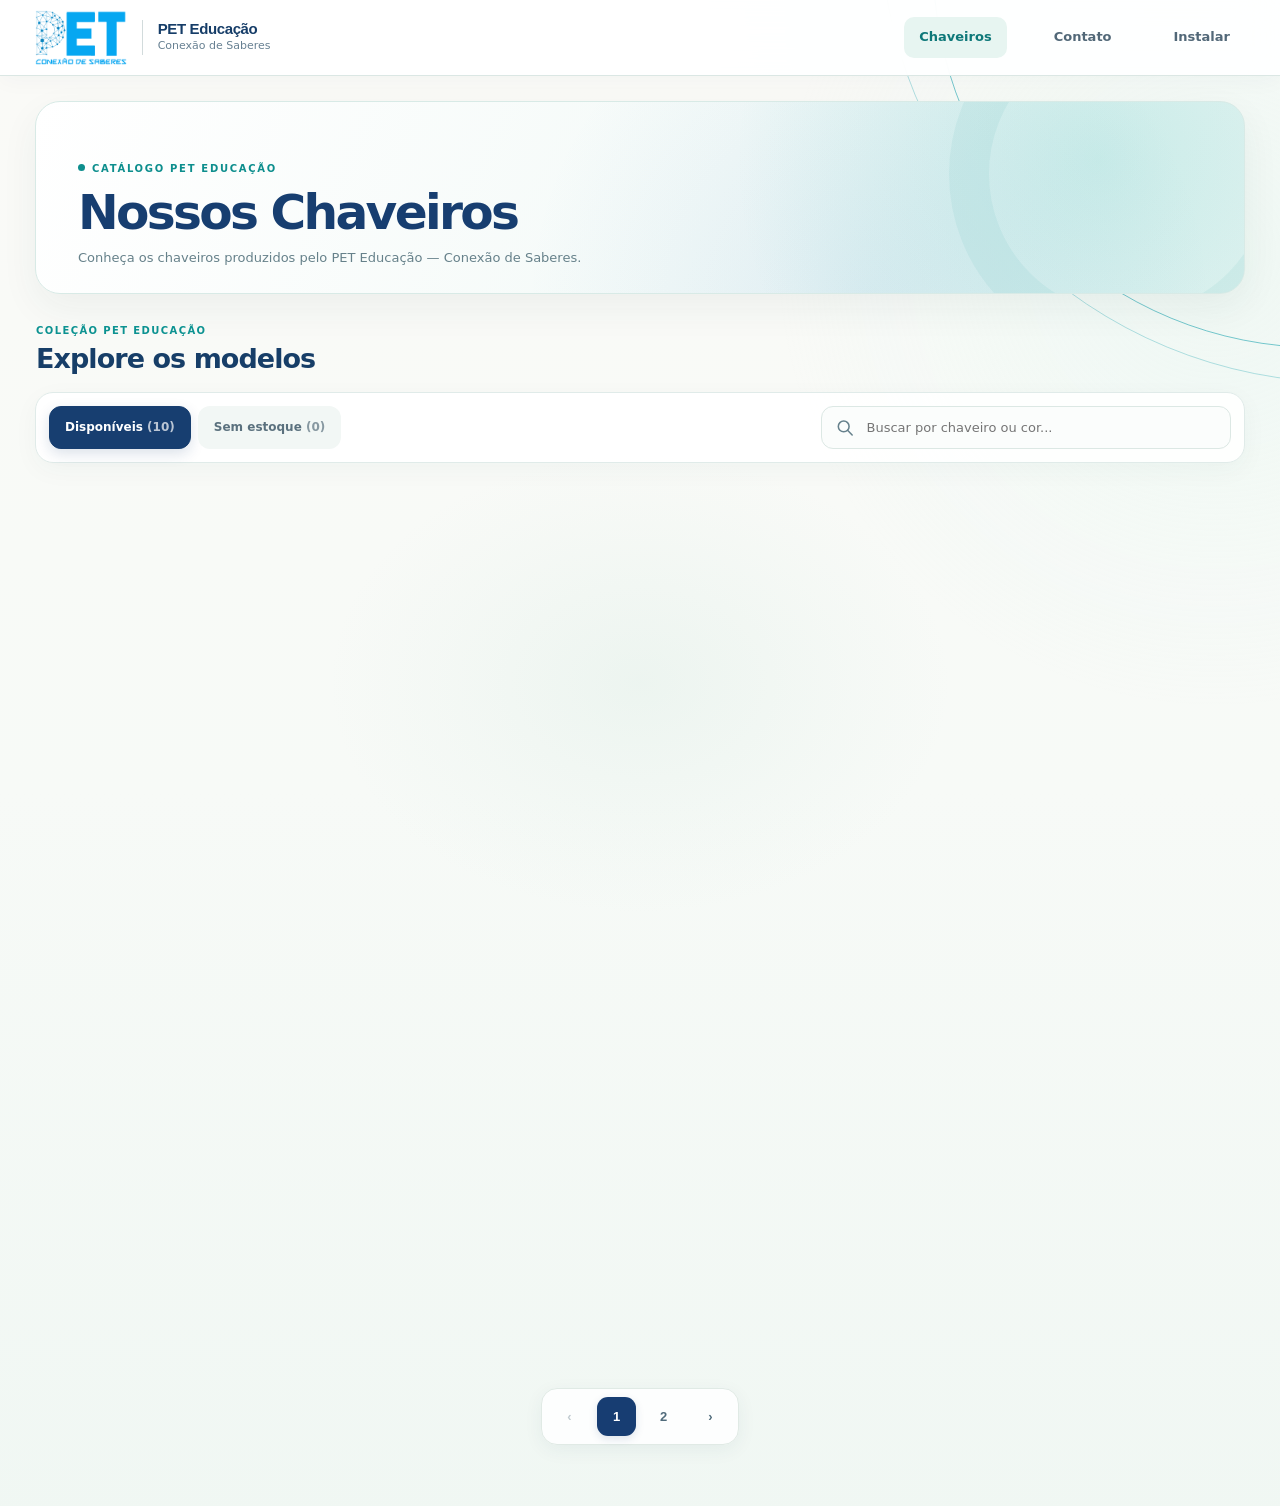
<file: index.html>
<!doctype html>
<html lang="pt-BR"><head>
<meta charset="utf-8"><meta name="viewport" content="width=device-width,initial-scale=1">
<meta name="robots" content="noindex,follow"><meta name="theme-color" content="#193d68">
<meta http-equiv="refresh" content="0;url=catalogo.html">
<link rel="canonical" href="https://peteducacao.github.io/catalogo-chaveiros-pet/catalogo.html">
<title>Catálogo de Chaveiros | PET Educação</title>
<style>body{min-height:100dvh;margin:0;display:grid;place-items:center;background:#fcf8f2;color:#193d68;font:500 16px/1.6 system-ui,sans-serif;padding:24px;box-sizing:border-box}main{text-align:center}a{display:inline-block;background:#193d68;color:white;text-decoration:none;border-radius:12px;padding:12px 22px;font-weight:700}</style>
<link rel="manifest" href="manifest.webmanifest"><link rel="apple-touch-icon" href="assets/catalogo-180-v3.png"></head><body><main><h1>Catálogo de Chaveiros</h1><p>Acesse nossos modelos disponíveis.</p><a href="catalogo.html">Abrir catálogo</a></main><script src="assets/pwa-install.js" defer></script></body></html>
</file>
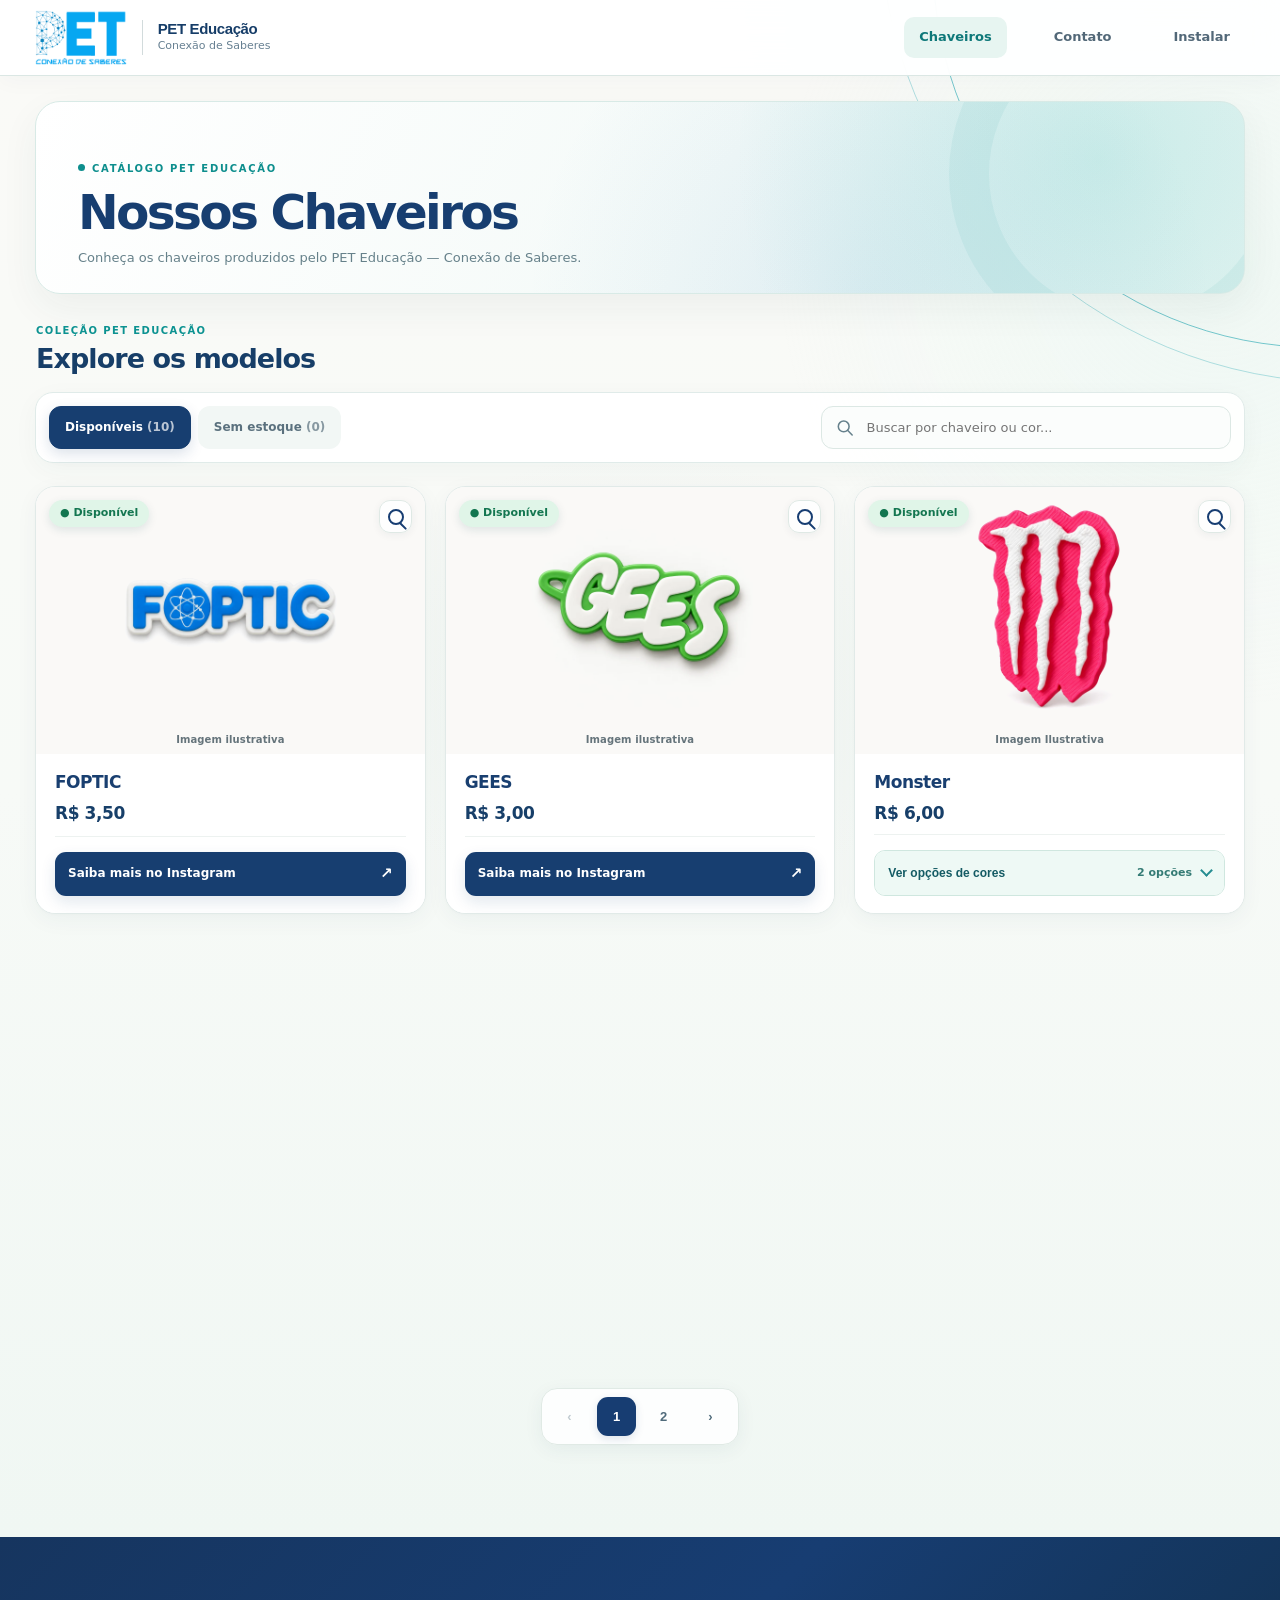
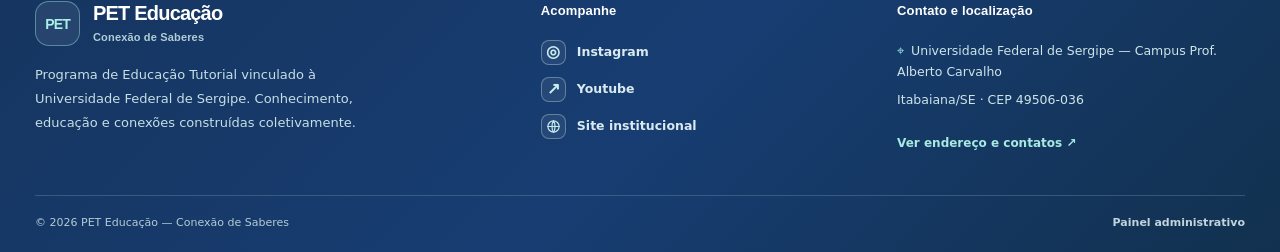
<file: catalogo.html>
<!doctype html><html lang="pt-BR"><head><meta charset="utf-8"><meta name="viewport" content="width=device-width,initial-scale=1"><meta name="theme-color" content="#193d68"><meta http-equiv="Content-Security-Policy" content="default-src 'self'; script-src 'self'; connect-src 'self' https://catalogo-chaveiros-pet.pet-educacao.workers.dev; img-src 'self' https: data: blob:; style-src 'self' https://fonts.googleapis.com; font-src 'self' https://fonts.gstatic.com; object-src 'none'; base-uri 'self'; form-action 'self'"><link rel="icon" href="assets/favicon.svg" type="image/svg+xml"><link rel="preconnect" href="https://fonts.googleapis.com"><link rel="preconnect" href="https://fonts.gstatic.com" crossorigin><link href="https://fonts.googleapis.com/css2?family=DM+Sans:wght@400;500;600;700;800&family=Manrope:wght@600;700;800&display=swap" rel="stylesheet"><link rel="stylesheet" href="assets/catalog-v57.css?v=20261108-acoes-v68"><link rel="stylesheet" href="assets/catalog-modern-v70.css?v=20261108-modern-v70"><title>Chaveiros | PET Educação</title><link rel="manifest" href="manifest.webmanifest"><link rel="stylesheet" href="assets/pwa-install.css?v=2"><link rel="apple-touch-icon" href="assets/catalogo-180-v3.png"><link rel="stylesheet" href="assets/pwa-splash.css?v=4"></head><body data-page="catalogo"><div id="pet-splash" class="pet-splash" role="status" aria-label="Carregando catálogo"><div class="pet-splash-content"><img class="pet-splash-logo" src="assets/pwa-icon.svg" alt="Catálogo de Chaveiros"><h1 class="pet-splash-title">Catálogo</h1><p class="pet-splash-subtitle">de Chaveiros</p><span class="pet-splash-loader" aria-hidden="true"></span><span class="pet-splash-loading">Carregando...</span></div></div><script src="assets/pwa-splash.js?v=1" defer></script><a class="skip" href="#conteudo">Pular para o conteúdo</a><header class="site-header"><div class="shell header-inner"><a class="brand" href="catalogo.html" aria-label="PET Educação — catálogo de chaveiros"><img src="assets/logo-pet.svg" alt="Logo original do PET Conexão de Saberes"><span class="brand-name"><strong>PET Educação</strong><small>Conexão de Saberes</small></span></a><button class="menu-toggle" id="menu-toggle" type="button" aria-label="Abrir menu" aria-expanded="false" aria-controls="main-nav"><svg viewBox="0 0 24 24" width="24" height="24" aria-hidden="true"><path d="M3 6h18M3 12h18M3 18h18" stroke="currentColor" stroke-width="2" stroke-linecap="round"/></svg></button><nav id="main-nav" class="main-nav" aria-label="Menu principal"><a data-page="catalogo" href="catalogo.html?ir=disponiveis">Chaveiros</a><a data-page="contato" href="contato.html">Contato</a><button id="pwa-install-menu" class="pwa-menu-link" type="button" aria-haspopup="dialog" aria-controls="pwa-install-dialog">Instalar</button></nav></div></header><main id="conteudo"><section class="intro shell catalog-intro">
  <div class="catalog-intro-copy">
    <p class="eyebrow"><span class="eyebrow-dot"></span>CATÁLOGO PET EDUCAÇÃO</p>
    <h1 class="page-title">Nossos Chaveiros</h1>
    <p id="catalog-description">Conheça os chaveiros produzidos pelo PET Educação — Conexão de Saberes.</p>
  </div>
  <div class="catalog-intro-symbol" aria-hidden="true">
    <span class="catalog-symbol-layer catalog-symbol-one"></span>
    <span class="catalog-symbol-layer catalog-symbol-two"></span>
    <span class="catalog-symbol-layer catalog-symbol-three"></span>
    <span class="catalog-symbol-center"></span>
  </div>
</section>
<section class="catalog-block">
  <div class="shell catalog-content">
    <div id="catalog-results-heading" class="catalog-list-header" tabindex="-1">
      <div>
        <p class="catalog-list-kicker">COLEÇÃO PET EDUCAÇÃO</p>
        <h2 class="catalog-list-title">Explore os modelos</h2>
        <p id="catalog-section-subtitle" class="catalog-list-subtitle">Explore os modelos produzidos pelo PET Educação.</p>
      </div>
      <span id="catalog-page-info" class="catalog-page-info" role="status" aria-live="polite" hidden></span>
    </div>
    <div id="disponiveis" class="catalog-toolbar">
      <div class="filter-row" role="group" aria-label="Filtrar chaveiros">
        <button class="filter active" type="button" data-filter="disponivel" aria-pressed="true">Disponíveis <span id="count-available">(0)</span></button>
        <button class="filter" type="button" data-filter="sem-estoque" aria-pressed="false">Sem estoque <span id="count-unavailable">(0)</span></button>
      </div>
      <label class="search-field">
        <svg viewBox="0 0 24 24" width="20" height="20" aria-hidden="true"><circle cx="10" cy="10" r="7" stroke="currentColor" stroke-width="2" fill="none"/><path d="m15 15 6 6" stroke="currentColor" stroke-width="2" stroke-linecap="round"/></svg>
        <input id="buscar" type="search" placeholder="Buscar por chaveiro ou cor..." aria-label="Buscar em todos os chaveiros por nome ou cores das variações" autocomplete="off">
      </label>
    </div>
    <div id="catalog-grid" class="product-grid" aria-live="polite">
      <div class="catalog-skeleton" aria-hidden="true">
        <div class="catalog-skeleton-card"><div class="catalog-skeleton-photo"></div><div class="catalog-skeleton-line"></div><div class="catalog-skeleton-line short"></div></div>
        <div class="catalog-skeleton-card"><div class="catalog-skeleton-photo"></div><div class="catalog-skeleton-line"></div><div class="catalog-skeleton-line short"></div></div>
        <div class="catalog-skeleton-card"><div class="catalog-skeleton-photo"></div><div class="catalog-skeleton-line"></div><div class="catalog-skeleton-line short"></div></div>
      </div>
      <p class="sr-only" role="status">Carregando modelos...</p>
    </div>
    <p id="catalog-empty" class="empty catalog-no-results" hidden>Nenhum chaveiro encontrado.</p>
    <div id="catalog-pagination" class="catalog-pagination" hidden></div>
  </div>
</section></main><footer class="site-footer" aria-label="Informações institucionais do PET Educação">
  <div class="shell footer-main">
    <div class="footer-about">
      <div class="footer-brand-name"><span class="footer-brand-icon" aria-hidden="true">PET</span><span>PET Educação<small>Conexão de Saberes</small></span></div>
      <p class="footer-introduction">Programa de Educação Tutorial vinculado à Universidade Federal de Sergipe. Conhecimento, educação e conexões construídas coletivamente.</p>
    </div>
    <div class="footer-links-col">
      <h2 class="footer-col-title">Acompanhe</h2>
      <nav class="footer-nav-list" aria-label="Redes e site institucional">
        <div id="footer-social-links" class="footer-nav-list"><a href="https://www.instagram.com/pet.educacao/" class="footer-social-link" target="_blank" rel="noopener noreferrer"><span class="footer-link-icon" aria-hidden="true">◎</span>Instagram</a></div>
        <a id="footer-institutional-link" class="footer-institutional-link" href="https://peteduca.com.br/" target="_blank" rel="noopener noreferrer">
          <span class="footer-link-icon" aria-hidden="true"><svg viewBox="0 0 24 24" fill="none" stroke-width="1.9" stroke-linecap="round" stroke-linejoin="round"><circle cx="12" cy="12" r="9"/><path d="M3 12h18M12 3c3.2 3.3 3.2 14.7 0 18M12 3c-3.2 3.3-3.2 14.7 0 18"/></svg></span>
          Site institucional
        </a>
      </nav>
    </div>
    <div class="footer-location-col">
      <h2 class="footer-col-title">Contato e localização</h2>
      <address class="footer-contact-address"><span><span class="footer-location-icon" aria-hidden="true">⌖</span><span id="footer-campus">UFS — Campus Prof. Alberto Carvalho</span></span><span id="footer-city">Itabaiana/SE · CEP 49506-036</span><a class="footer-view-contact" href="contato.html">Ver endereço e contatos ↗</a></address>
    </div>
  </div>
  <div class="shell footer-bottom"><span>© <span id="footer-year">2026</span> PET Educação — Conexão de Saberes</span><a class="footer-panel-link" href="painel.html">Painel administrativo</a></div>
</footer><script src="assets/site-v58.js?v=20261108-sem-descricao-v69" defer></script><dialog id="pwa-install-dialog" class="pwa-install-dialog" aria-labelledby="pwa-dialog-title" aria-describedby="pwa-dialog-description"><button id="pwa-install-close" class="pwa-dialog-close" type="button" aria-label="Fechar instalação">×</button><div class="pwa-dialog-icon" aria-hidden="true"><img src="assets/pwa-icon.svg" alt=""></div><h2 id="pwa-dialog-title">Catálogo PET no seu celular</h2><p id="pwa-dialog-description" class="pwa-dialog-description">Instale o catálogo para abrir direto da tela inicial, como um aplicativo.</p><button id="pwa-install-action" class="pwa-install-action" type="button">Instalar aplicativo</button><p id="pwa-install-guidance" class="pwa-install-guidance" role="status" aria-live="polite" hidden></p></dialog><script src="assets/pwa-install.js?v=2" defer></script></body></html>
</file>
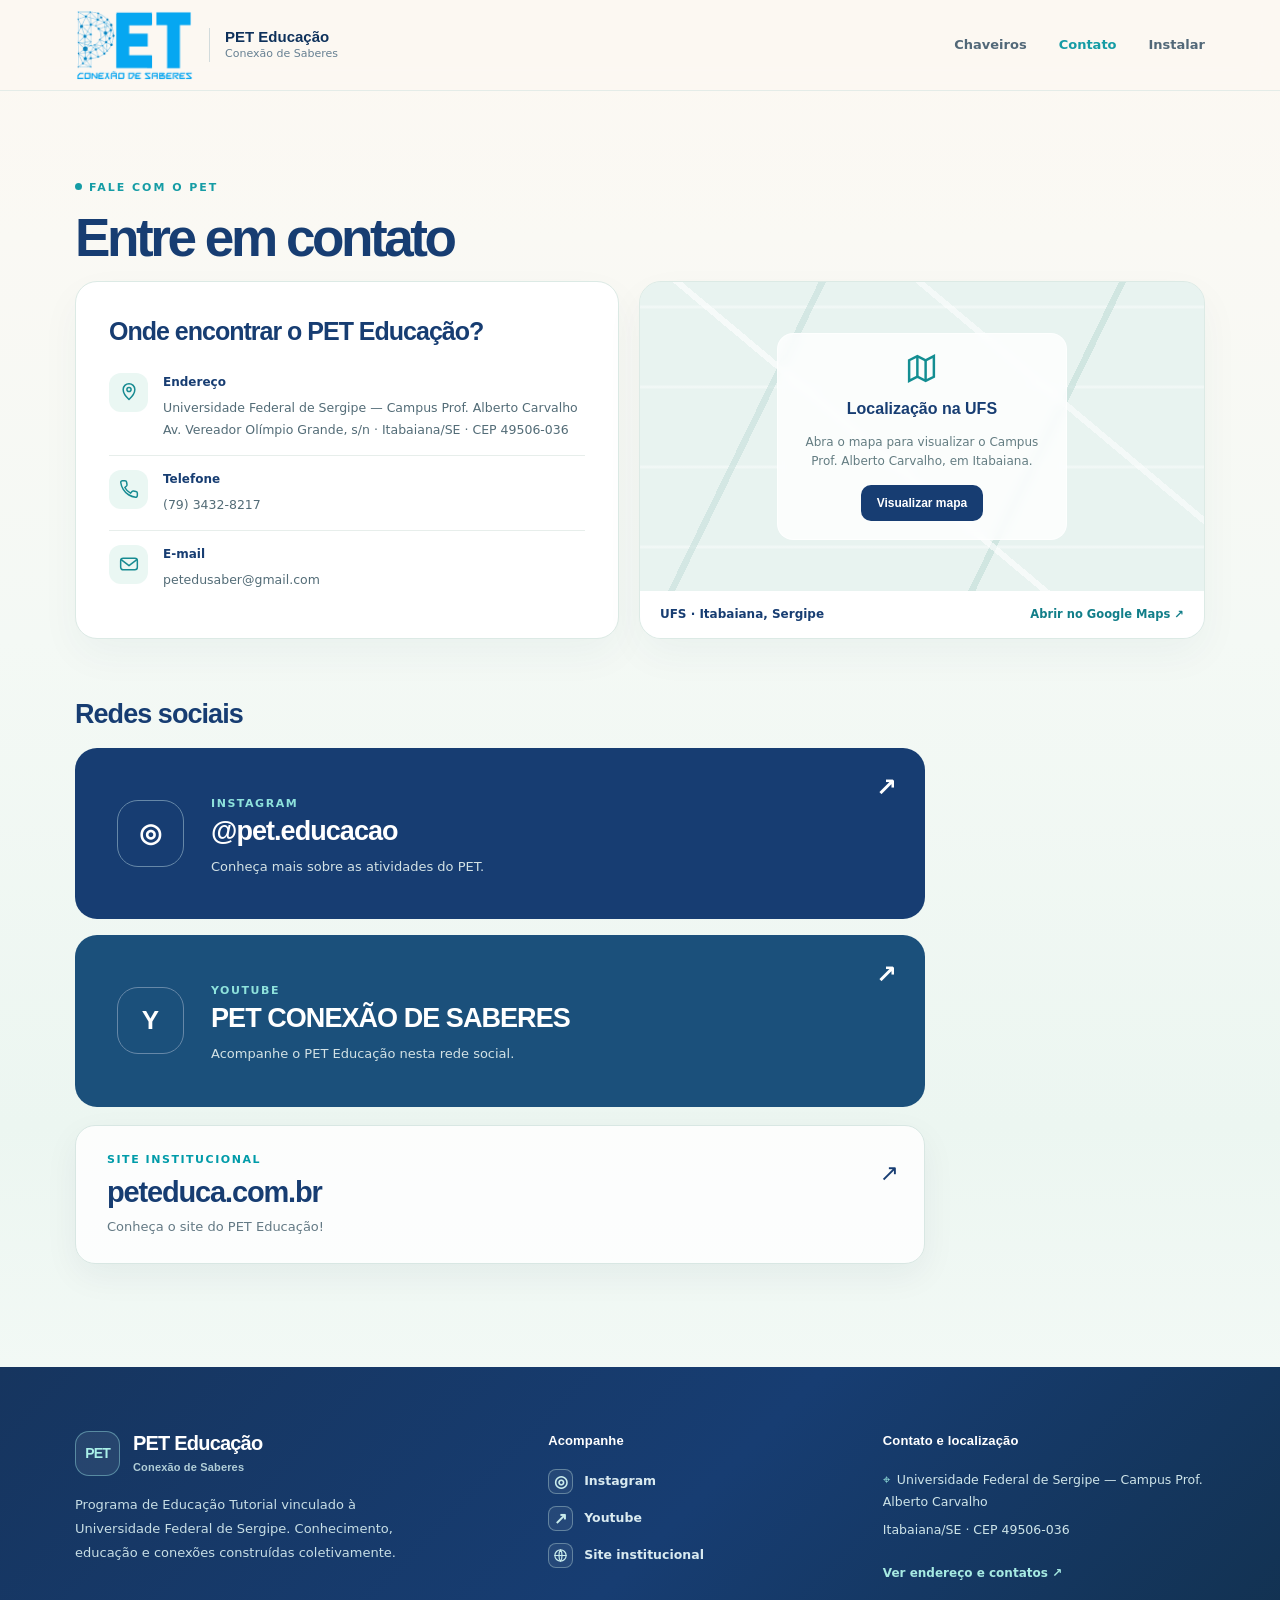
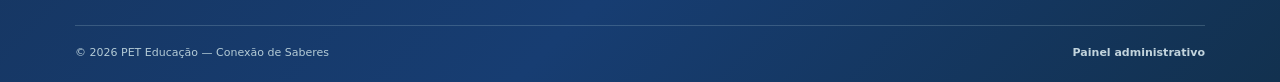
<file: contato.html>
<!doctype html><html lang="pt-BR"><head><meta charset="utf-8"><meta name="viewport" content="width=device-width,initial-scale=1"><meta name="theme-color" content="#193d68"><meta http-equiv="Content-Security-Policy" content="default-src 'self'; script-src 'self'; connect-src 'self' https://catalogo-chaveiros-pet.pet-educacao.workers.dev; img-src 'self' https: data: blob:; style-src 'self' https://fonts.googleapis.com; font-src 'self' https://fonts.gstatic.com; object-src 'none'; base-uri 'self'; form-action 'self'; frame-src https://www.google.com"><link rel="icon" href="assets/favicon.svg" type="image/svg+xml"><link rel="preconnect" href="https://fonts.googleapis.com"><link rel="preconnect" href="https://fonts.gstatic.com" crossorigin><link href="https://fonts.googleapis.com/css2?family=DM+Sans:wght@400;500;600;700;800&family=Manrope:wght@600;700;800&display=swap" rel="stylesheet"><link rel="stylesheet" href="assets/contact-v40.css"><title>Contato | PET Educação</title><link rel="manifest" href="manifest.webmanifest"><link rel="stylesheet" href="assets/pwa-install.css?v=2"><link rel="apple-touch-icon" href="assets/catalogo-180-v3.png"><link rel="stylesheet" href="assets/pwa-splash.css?v=4"></head><body data-page="contato"><div id="pet-splash" class="pet-splash" role="status" aria-label="Carregando catálogo"><div class="pet-splash-content"><img class="pet-splash-logo" src="assets/pwa-icon.svg" alt="Catálogo de Chaveiros"><h1 class="pet-splash-title">Catálogo</h1><p class="pet-splash-subtitle">de Chaveiros</p><span class="pet-splash-loader" aria-hidden="true"></span><span class="pet-splash-loading">Carregando...</span></div></div><script src="assets/pwa-splash.js?v=1" defer></script><a class="skip" href="#conteudo">Pular para o conteúdo</a><header class="site-header"><div class="shell header-inner"><a class="brand" href="catalogo.html" aria-label="PET Educação — catálogo de chaveiros"><img src="assets/logo-pet.svg" alt="Logo original do PET Conexão de Saberes"><span class="brand-name"><strong>PET Educação</strong><small>Conexão de Saberes</small></span></a><button class="menu-toggle" id="menu-toggle" type="button" aria-label="Abrir menu" aria-expanded="false" aria-controls="main-nav"><svg viewBox="0 0 24 24" width="24" height="24" aria-hidden="true"><path d="M3 6h18M3 12h18M3 18h18" stroke="currentColor" stroke-width="2" stroke-linecap="round"/></svg></button><nav id="main-nav" class="main-nav" aria-label="Menu principal"><a data-page="catalogo" href="catalogo.html?ir=disponiveis">Chaveiros</a><a data-page="contato" href="contato.html">Contato</a><button id="pwa-install-menu" class="pwa-menu-link" type="button" aria-haspopup="dialog" aria-controls="pwa-install-dialog">Instalar</button></nav></div></header><main id="conteudo"><section class="contact-section shell"><p class="eyebrow"><span class="eyebrow-dot"></span>FALE COM O PET</p><h1 class="page-title">Entre em contato</h1><section id="contact-institutional-info" class="contact-institutional-grid" aria-label="Localização e informações do PET">
  <div class="contact-facts">
    <h2>Onde encontrar o PET Educação?</h2>
    <div class="contact-fact">
      <span class="contact-fact-icon" aria-hidden="true"><svg viewBox="0 0 24 24"><path d="M12 21s7-6.3 7-12a7 7 0 1 0-14 0c0 5.7 7 12 7 12Z"/><circle cx="12" cy="9" r="2.5"/></svg></span>
      <div class="contact-fact-info"><strong>Endereço</strong><span id="contact-info-campus">Universidade Federal de Sergipe — Campus Prof. Alberto Carvalho</span><span id="contact-info-address">Av. Vereador Olímpio Grande, s/n · Itabaiana/SE · CEP 49506-036</span></div>
    </div>
    <div class="contact-fact">
      <span class="contact-fact-icon" aria-hidden="true"><svg viewBox="0 0 24 24"><path d="M22 16.9v3a2 2 0 0 1-2.2 2 19 19 0 0 1-8.3-3A18.7 18.7 0 0 1 5.1 12.5a19 19 0 0 1-3-8.3A2 2 0 0 1 4.1 2h3a2 2 0 0 1 2 1.7l.5 3a2 2 0 0 1-.6 1.7L7 10.2a16 16 0 0 0 6.8 6.8l1.8-2a2 2 0 0 1 1.7-.6l3 .5A2 2 0 0 1 22 16.9Z"/></svg></span>
      <div class="contact-fact-info"><strong>Telefone</strong><a id="contact-info-phone" href="tel:+557934328217">(79) 3432-8217</a></div>
    </div>
    <div class="contact-fact">
      <span class="contact-fact-icon" aria-hidden="true"><svg viewBox="0 0 24 24"><rect x="2" y="5" width="20" height="14" rx="3"/><path d="m3 7 9 7 9-7"/></svg></span>
      <div class="contact-fact-info"><strong>E-mail</strong><a id="contact-info-email" href="mailto:petedusaber@gmail.com">petedusaber@gmail.com</a></div>
    </div>
  </div>
  <div class="contact-map-card" aria-label="Mapa da localização do PET">
    <div class="contact-map-visual">
      <div id="contact-map-intro" class="contact-map-intro">
        <svg aria-hidden="true" viewBox="0 0 24 24"><path d="m3 6 6-3 6 3 6-3v15l-6 3-6-3-6 3V6Z"/><path d="M9 3v15M15 6v15"/></svg>
        <strong>Localização na UFS</strong>
        <p>Abra o mapa para visualizar o Campus Prof. Alberto Carvalho, em Itabaiana.</p>
        <button id="contact-map-load" type="button" class="contact-map-load">Visualizar mapa</button>
      </div>
      <iframe id="contact-map-frame" title="Mapa do PET Educação no Campus da UFS em Itabaiana" loading="lazy" referrerpolicy="no-referrer-when-downgrade" allowfullscreen hidden></iframe>
    </div>
    <div class="contact-map-caption"><span>UFS · Itabaiana, Sergipe</span><a id="contact-map-open" href="https://www.google.com/maps/search/?api=1&amp;query=UFS%20Campus%20Prof.%20Alberto%20Carvalho%20Itabaiana" target="_blank" rel="noopener noreferrer">Abrir no Google Maps ↗</a></div>
  </div>
</section>
<div class="contact-social-area">
  <h2>Redes sociais</h2>
  
<div id="social-links" class="social-links" aria-live="polite"><a class="instagram-card" href="https://www.instagram.com/pet.educacao/" target="_blank" rel="noopener noreferrer"><div class="instagram-icon"><svg viewBox="0 0 24 24" width="36" height="36" fill="none" aria-hidden="true"><rect x="2" y="2" width="20" height="20" rx="6" stroke="currentColor" stroke-width="1.8"/><circle cx="12" cy="12" r="4.5" stroke="currentColor" stroke-width="1.8"/><circle cx="18" cy="6" r="1" fill="currentColor"/></svg></div><div><span class="overline">INSTAGRAM OFICIAL</span><h2>@pet.educacao</h2><p>Conheça mais sobre os chaveiros e acompanhe as atividades do PET.</p></div><span class="arrow-round" aria-hidden="true">↗</span></a></div><a id="institutional-website" class="institutional-website-card" href="https://peteduca.com.br/" target="_blank" rel="noopener noreferrer"><span class="website-label">SITE INSTITUCIONAL</span><strong id="institutional-public-title">peteduca.com.br</strong><span id="institutional-public-description">Conheça o site do PET Educação. Não é um canal de contato ou encomendas deste catálogo.</span><span class="website-arrow" aria-hidden="true">↗</span></a></div></section></main><footer class="site-footer" aria-label="Informações institucionais do PET Educação">
  <div class="shell footer-main">
    <div class="footer-about">
      <div class="footer-brand-name"><span class="footer-brand-icon" aria-hidden="true">PET</span><span>PET Educação<small>Conexão de Saberes</small></span></div>
      <p class="footer-introduction">Programa de Educação Tutorial vinculado à Universidade Federal de Sergipe. Conhecimento, educação e conexões construídas coletivamente.</p>
    </div>
    <div class="footer-links-col">
      <h2 class="footer-col-title">Acompanhe</h2>
      <nav class="footer-nav-list" aria-label="Redes e site institucional">
        <div id="footer-social-links" class="footer-nav-list"><a href="https://www.instagram.com/pet.educacao/" class="footer-social-link" target="_blank" rel="noopener noreferrer"><span class="footer-link-icon" aria-hidden="true">◎</span>Instagram</a></div>
        <a id="footer-institutional-link" class="footer-institutional-link" href="https://peteduca.com.br/" target="_blank" rel="noopener noreferrer">
          <span class="footer-link-icon" aria-hidden="true"><svg viewBox="0 0 24 24" fill="none" stroke-width="1.9" stroke-linecap="round" stroke-linejoin="round"><circle cx="12" cy="12" r="9"/><path d="M3 12h18M12 3c3.2 3.3 3.2 14.7 0 18M12 3c-3.2 3.3-3.2 14.7 0 18"/></svg></span>
          Site institucional
        </a>
      </nav>
    </div>
    <div class="footer-location-col">
      <h2 class="footer-col-title">Contato e localização</h2>
      <address class="footer-contact-address"><span><span class="footer-location-icon" aria-hidden="true">⌖</span><span id="footer-campus">UFS — Campus Prof. Alberto Carvalho</span></span><span id="footer-city">Itabaiana/SE · CEP 49506-036</span><a class="footer-view-contact" href="contato.html">Ver endereço e contatos ↗</a></address>
    </div>
  </div>
  <div class="shell footer-bottom"><span>© <span id="footer-year">2026</span> PET Educação — Conexão de Saberes</span><a class="footer-panel-link" href="painel.html">Painel administrativo</a></div>
</footer><script src="assets/site-v31.js?v=20261108-catalogo-d1" defer></script><dialog id="pwa-install-dialog" class="pwa-install-dialog" aria-labelledby="pwa-dialog-title" aria-describedby="pwa-dialog-description"><button id="pwa-install-close" class="pwa-dialog-close" type="button" aria-label="Fechar instalação">×</button><div class="pwa-dialog-icon" aria-hidden="true"><img src="assets/pwa-icon.svg" alt=""></div><h2 id="pwa-dialog-title">Catálogo PET no seu celular</h2><p id="pwa-dialog-description" class="pwa-dialog-description">Instale o catálogo para abrir direto da tela inicial, como um aplicativo.</p><button id="pwa-install-action" class="pwa-install-action" type="button">Instalar aplicativo</button><p id="pwa-install-guidance" class="pwa-install-guidance" role="status" aria-live="polite" hidden></p></dialog><script src="assets/pwa-install.js?v=2" defer></script></body></html>
</file>
<file: assets/catalog-v57.css>
:root{--navy:#173d72;--deep:#0e315b;--turquoise:#159ca5;--cream:#fcf8f2;--soft:#f0f7f4;--paper:#fff;--ink:#20394f;--muted:#678092;--stroke:#dfe9ea;--green:#137650;--red:#b83b46;--shadow:0 16px 36px #123b6411;font-family:'DM Sans',system-ui,-apple-system,sans-serif;color:var(--ink)}*{box-sizing:border-box}html{scroll-behavior:smooth}body{margin:0;background:var(--cream);color:var(--ink);line-height:1.55}a{color:inherit;text-decoration:none}img{max-width:100%;display:block}button,input,textarea{font:inherit}button{cursor:pointer}button:disabled{cursor:wait;opacity:.65}input,textarea{color:var(--ink)}.shell{width:min(1130px,calc(100% - 48px));margin-inline:auto}[hidden]{display:none!important}.skip{position:absolute;left:-10000px}.skip:focus{position:fixed;z-index:999;left:12px;top:12px;background:white;padding:12px}.site-header{position:sticky;z-index:50;top:0;background:#fcf8f2f5;border-bottom:1px solid #dae8e5;backdrop-filter:blur(14px)}.header-inner{display:flex;justify-content:space-between;align-items:center;min-height:90px;gap:20px}.brand{display:flex;align-items:center;gap:15px;min-width:0}.brand img{width:119px;height:70px;object-fit:contain}.brand-name{border-left:1px solid #d2dbdc;padding-left:15px}.brand strong{display:block;font:800 15px Manrope,sans-serif;color:var(--deep)}.brand small{display:block;color:var(--muted);font-size:11px;white-space:nowrap}.main-nav{display:flex;align-items:center;gap:32px}.main-nav a{font-size:13px;font-weight:800;color:#526878;padding:10px 0}.main-nav a[aria-current=page],.main-nav a:hover{color:var(--turquoise)}.main-nav a.panel-link{padding:11px 17px;border-radius:999px;color:#fff;background:var(--deep)}.main-nav a.panel-link:hover,.main-nav a.panel-link[aria-current=page]{background:#0f8b9d;color:white}.menu-toggle{display:none;border:0;background:transparent;color:var(--navy);padding:8px}.eyebrow{font-size:11px;letter-spacing:.18em;font-weight:800;color:var(--turquoise);text-transform:uppercase}.eyebrow-dot{display:inline-block;width:7px;height:7px;border-radius:50%;background:currentColor;vertical-align:1px;margin-right:7px}.btn{display:inline-flex;align-items:center;justify-content:center;gap:14px;border:1px solid transparent;border-radius:11px;padding:13px 20px;min-height:48px;font-size:13px;font-weight:800;transition:background .18s,transform .18s}.btn:hover:not(:disabled){transform:translateY(-2px)}.btn-primary{background:var(--navy);color:#fff}.btn-primary:hover{background:var(--deep)}.btn-outline{border-color:#bed5d9;background:white;color:var(--navy)}.btn-outline:hover{border-color:var(--navy);background:#f3faf8}.btn-quiet{border:1px solid #cddfe3;background:white;color:var(--navy);border-radius:9px;padding:10px 13px;font-weight:800;font-size:12px}.btn-quiet:hover{background:var(--soft)}.btn-full{width:100%}.hero{display:grid;grid-template-columns:1fr 1fr;align-items:center;gap:60px;min-height:675px;padding-top:55px;padding-bottom:75px}.hero-copy{text-align:center;display:flex;flex-direction:column;align-items:center}.hero-title{color:var(--navy);font:800 clamp(39px,4.7vw,68px)/1.13 Manrope,sans-serif;letter-spacing:-.066em;margin:20px 0 23px;display:flex;flex-direction:column;align-items:center;white-space:nowrap}.hero-description{font-size:16px;color:#617783;line-height:1.85;max-width:500px;margin:0}.hero-actions{display:flex;justify-content:center;gap:12px;margin-top:32px;flex-wrap:wrap}.hero-visual{position:relative;height:465px;isolation:isolate}.hero-visual:before{content:'';position:absolute;inset:0 4% 2% 2%;background:#dfefe8;border-radius:51% 44% 50% 42%;transform:rotate(-12deg);z-index:-2}.hero-ring{position:absolute;border:1px dashed #96cfc3;border-radius:50%;inset:12% -1% 6% 7%;transform:rotate(18deg);z-index:-1}.hero-card{margin:0;position:absolute;overflow:hidden;background:white;border:9px solid white;border-radius:24px;box-shadow:0 24px 50px #204d7240;aspect-ratio:1/1;width:59%;}.hero-card img{width:100%;height:100%;object-fit:cover}.hero-card figcaption{position:absolute;bottom:11px;left:11px;padding:6px 10px;border-radius:999px;background:#173d72e8;color:white;font-size:10px;font-weight:800}.hero-card-one{top:7%;left:1%;transform:rotate(-10deg)}.hero-card-two{bottom:2%;right:0;transform:rotate(10deg)}.site-footer{border-top:1px solid #dbe7e6;background:white;padding:34px 0}.footer-inner{display:flex;justify-content:space-between;gap:25px;align-items:center}.footer-inner strong{font:800 15px Manrope,sans-serif;color:var(--navy)}.footer-inner p{font-size:12px;color:var(--muted);margin:5px 0 0}.footer-nav{display:flex;gap:21px;flex-wrap:wrap}.footer-nav a{font-size:12px;font-weight:800;color:var(--navy)}.footer-nav a:hover{color:var(--turquoise)}.intro{padding:73px 0 52px}.catalog-head{display:flex;align-items:flex-end;justify-content:space-between;gap:30px}.page-title{color:var(--navy);font:800 clamp(32px,4.15vw,58px)/1.15 Manrope,sans-serif;letter-spacing:-.065em;margin:9px 0 13px}.catalog-head p,.contact-lead{color:var(--muted);font-size:15px;line-height:1.8;margin:0}.filament-icon{display:inline-block;width:92px;height:42px;object-fit:contain;vertical-align:middle;margin-left:14px}.search-field{background:white;border:1px solid var(--stroke);border-radius:11px;display:flex;align-items:center;gap:10px;padding:12px 14px;color:var(--muted);min-width:260px}.search-field input{border:0;outline:0;width:100%;background:transparent;color:var(--ink);font-size:13px}.search-field input:focus-visible{outline:2px solid #7bd1ce;outline-offset:6px}.catalog-block{background:#f2f7f3;min-height:480px;padding:40px 0 75px}.filter-row{display:flex;gap:10px;flex-wrap:wrap;margin-bottom:22px}.filter{background:transparent;border:1px solid #cfded8;color:#637984;border-radius:99px;padding:10px 18px;font-weight:800;font-size:12px}.filter.active,.filter:hover{background:var(--navy);border-color:var(--navy);color:white}.filter span{opacity:.7}.catalog-note{background:#fff;border-left:3px solid var(--turquoise);border-radius:0 10px 10px 0;font-size:12px;color:var(--muted);padding:12px 16px;margin:0 0 25px}.product-grid{display:grid;grid-template-columns:repeat(3,minmax(0,1fr));gap:22px}.loading,.empty{grid-column:1/-1;padding:35px;text-align:center;color:var(--muted)}.product-card{background:#fff;border:1px solid #e2ebe5;border-radius:20px;overflow:hidden;box-shadow:var(--shadow);display:flex;flex-direction:column}.product-image{position:relative;aspect-ratio:4/3;background:#edf4f4}.product-image img{width:100%;height:100%;object-fit:cover}.image-label{position:absolute;left:12px;bottom:12px;background:#173d72e8;color:white;font-size:10px;font-weight:800;padding:6px 11px;border-radius:999px}.product-info{padding:22px;display:flex;flex-direction:column;gap:11px;flex:1}.product-info h2{font:800 21px Manrope,sans-serif;color:var(--navy);letter-spacing:-.045em;margin:0}.product-info p{font-size:13px;color:var(--muted);margin:0;line-height:1.65}.colors-label{font-size:11px;font-weight:800;color:var(--navy);margin-top:3px}.color-list{display:flex;flex-wrap:wrap;gap:7px}.color-option{display:inline-flex;align-items:center;gap:7px;border-radius:60px;background:#f8faf9;border:1px solid #e5eeeb;padding:4px 9px 4px 5px;font-size:11px;color:#5f7178}.dot{width:16px;height:16px;border:1px solid #c0cbd1;border-radius:50%;flex-shrink:0}.stock-badge{display:inline-flex;align-items:center;gap:5px;font-size:11px;font-weight:800;border-radius:99px;padding:7px 11px;align-self:flex-start}.stock-badge.available{background:#e0f5e8;color:var(--green)}.stock-badge.unavailable{background:#fce5e4;color:var(--red)}.product-link{display:flex;align-items:center;justify-content:space-between;font-size:13px;font-weight:800;color:var(--navy);margin-top:auto;border-top:1px solid #e7edeb;padding-top:13px}.product-link:hover{color:var(--turquoise)}.contact-section{min-height:540px;padding-top:76px;padding-bottom:115px}.contact-lead{max-width:550px;margin-bottom:35px}.instagram-card{display:grid;grid-template-columns:70px 1fr auto;align-items:center;gap:24px;max-width:850px;border-radius:22px;background:var(--navy);color:white;padding:42px}.instagram-icon{display:grid;place-items:center;width:67px;height:67px;border:1px solid #6688a8;border-radius:21px}.overline{font-size:11px;letter-spacing:.14em;font-weight:800;color:#8ee2dc}.instagram-card h2{font:800 32px Manrope,sans-serif;letter-spacing:-.045em;margin:4px 0}.instagram-card p{font-size:13px;color:#d3e2e5;margin:0}.arrow-round{border:1px solid #8fa8bc;border-radius:50%;width:45px;height:45px;display:grid;place-items:center;font-size:26px}.instagram-card:hover{background:var(--deep)}
/* PAINEL */
.admin-page{padding-top:55px;padding-bottom:95px;min-height:70vh}.admin-heading{display:flex;align-items:center;justify-content:space-between;gap:20px;margin-bottom:30px}.admin-heading .page-title{font-size:clamp(29px,3.3vw,43px);margin:8px 0 0}.session-info{display:flex;align-items:center;gap:10px;font-size:13px;font-weight:700;color:var(--muted)}.login-screen{max-width:930px;display:grid;grid-template-columns:.94fr 1fr;box-shadow:var(--shadow);border-radius:24px;overflow:hidden;margin:45px auto 0;border:1px solid #e3e8e9;background:white}.login-art{background:#e6f5ed;padding:45px;display:flex;align-items:center;justify-content:center}.login-art-inner{max-width:300px}.login-art h2{font:800 30px/1.2 Manrope,sans-serif;letter-spacing:-.055em;color:var(--navy);margin:18px 0 10px}.login-art p{font-size:14px;color:#4d7479}.login-form{padding:45px 40px;display:flex;flex-direction:column;justify-content:center}.login-form h2{font:800 27px Manrope,sans-serif;margin:7px 0 4px;color:var(--navy)}.login-form>p:not(.error){font-size:13px;color:var(--muted)}.login-form label,.field label,.editor-block>label{font-size:12px;font-weight:800;color:var(--navy);margin:12px 0 8px;display:block}.login-form input,.field input,.field textarea,.editor-block textarea{border:1px solid #cadcda;border-radius:11px;background:#fff;padding:12px 13px;min-height:46px;outline:none;width:100%;font-size:14px}.login-form input:focus,.field input:focus,.field textarea:focus,.editor-block textarea:focus{border-color:var(--turquoise);box-shadow:0 0 0 3px #159ca522}.login-form .btn{margin-top:16px}.input-hint{font-size:11px!important;margin:7px 0 2px;color:var(--muted)}.form-kicker{font-size:10px;letter-spacing:.14em;font-weight:800;color:var(--turquoise)}.help-details{margin-top:20px;font-size:12px;color:var(--muted)}.help-details summary{cursor:pointer;font-weight:800;color:var(--navy)}.help-details p{line-height:1.7}.help-details a{color:var(--turquoise);font-weight:800}.error{background:#ffe9e7;border-radius:9px;padding:10px 12px;color:#922d34;font-size:12px;margin:12px 0 0}.dashboard-top{display:grid;grid-template-columns:repeat(3,minmax(125px,1fr)) auto;gap:12px;align-items:stretch}.stat-card{border:1px solid #dcebe5;border-radius:15px;background:white;padding:19px;box-shadow:0 8px 26px #244b6909}.stat-card span{display:block;color:var(--muted);font-size:12px;font-weight:700}.stat-card strong{font:800 31px Manrope,sans-serif;color:var(--navy);display:block;margin-top:8px}.btn-add{align-self:center;white-space:nowrap}.dashboard-nav{margin-top:38px;border-bottom:1px solid #d2e1df;display:flex;gap:26px}.dash-tab{border:0;border-bottom:3px solid transparent;padding:12px 1px 15px;background:transparent;color:#677f89;font-weight:800;font-size:13px}.dash-tab.active{color:var(--navy);border-color:var(--turquoise)}.list-heading{display:flex;justify-content:space-between;align-items:center;gap:20px;margin:26px 0 18px}.list-heading h2{font:800 23px Manrope,sans-serif;color:var(--navy);letter-spacing:-.04em;margin:0}.list-heading p,.editor-block>p{font-size:12px;color:var(--muted);margin:3px 0}.search-field.compact{min-width:250px;max-width:320px}.admin-products{display:grid;grid-template-columns:repeat(2,minmax(0,1fr));gap:14px}.manage-card{display:grid;grid-template-columns:105px 1fr;gap:18px;padding:16px;border-radius:18px;border:1px solid #dfe8e7;background:#fff;box-shadow:0 10px 24px #2244600b}.manage-photo{width:105px;height:105px;object-fit:cover;border-radius:12px;background:#eef5f1}.manage-body{min-width:0;display:flex;flex-direction:column}.manage-body h3{font:800 17px Manrope,sans-serif;letter-spacing:-.04em;color:var(--navy);margin:0 0 4px;overflow-wrap:anywhere}.manage-color{font-size:11px;color:var(--muted);margin:0 0 11px}.manage-bottom{display:flex;justify-content:space-between;align-items:center;gap:10px;margin-top:auto;flex-wrap:wrap}.availability-toggle{border:1px solid #b9dbcb;background:#e3f5eb;border-radius:99px;padding:7px 11px;color:var(--green);font-weight:800;font-size:11px}.availability-toggle.off{background:#fce7e5;border-color:#f5bcb7;color:var(--red)}.manage-actions{display:flex;gap:6px}.manage-actions button{font-size:11px;background:#f4faf8;color:var(--navy);padding:7px 9px;border:1px solid #dbe7e2;border-radius:8px;font-weight:800}.manage-actions .delete{color:var(--red)}.manage-actions button:hover{background:#e2efeb}.editor-block{max-width:740px;background:#fff;border:1px solid #e1e9e8;border-radius:20px;padding:28px;margin:25px 0}.editor-block h2{font:800 22px Manrope,sans-serif;color:var(--navy);margin:0 0 10px}.editor-block textarea{resize:vertical}.form-bottom{display:flex;justify-content:space-between;align-items:center;margin-top:14px;gap:15px}.inline-feedback{font-size:12px;color:var(--green)}.publish-info{margin-top:28px;padding:17px 21px;border:1px solid #e4e4d3;border-radius:13px;background:#fff9e9;color:#706441}.publish-info strong{font-size:12px}.publish-info p{font-size:11px;margin:5px 0 0;line-height:1.65}.editor-modal{border:0;border-radius:22px;padding:0;background:white;color:var(--ink);width:min(700px,calc(100vw - 24px));max-height:min(92vh,920px);box-shadow:0 25px 80px #0d253666}.editor-modal::backdrop{background:#0c2c45aa;backdrop-filter:blur(3px)}.modal-head{display:flex;justify-content:space-between;align-items:center;padding:22px 27px;border-bottom:1px solid #e2ebea}.modal-head h2{font:800 25px Manrope,sans-serif;letter-spacing:-.05em;color:var(--navy);margin:4px 0 0}.modal-close{font-size:26px;border:none;background:transparent;color:var(--navy);padding:0 7px}.modal-body{padding:18px 27px 26px;display:flex;flex-direction:column;gap:18px;max-height:calc(90vh - 170px);overflow:auto}.field{min-width:0;border:0;padding:0;margin:0}.field>legend{font-weight:800;font-size:13px;color:var(--navy);margin-bottom:10px}.field>label{margin:0 0 7px;display:block}.required{color:var(--red)}.upload-options{display:flex;gap:9px;flex-wrap:wrap}.upload-choice{display:inline-flex!important;align-items:center;gap:6px;background:#f6faf8;border:1px solid #d9e6e2;border-radius:11px;padding:9px 13px;margin:0!important;cursor:pointer;font-size:12px}.upload-choice input{width:auto!important;min-height:0!important;accent-color:var(--turquoise)}.upload-file{margin-top:11px;border:1px dashed #9bcac6;border-radius:11px;padding:14px;background:#f9fcfa}.upload-file input{width:100%;border:none;padding:0;min-height:0}.upload-file p,.image-preview~p{font-size:11px;color:var(--muted);margin:6px 0 0}.image-preview{display:flex;align-items:center;gap:12px;margin-top:13px}.image-preview img{width:96px;height:76px;object-fit:cover;border-radius:10px;border:1px solid #dfe8e8}.image-preview span{font-size:11px;color:var(--muted)}.palette{display:flex;flex-wrap:wrap;gap:8px}.palette-button{display:flex;align-items:center;gap:6px;padding:7px 10px 7px 6px;border:1px solid #dbe6e4;border-radius:99px;background:#fff;color:#617580;font-size:11px;font-weight:800}.palette-button.selected{border-color:var(--turquoise);background:#e3f6f2;color:var(--navy)}.palette-button .dot{width:19px;height:19px}.custom-color{display:flex;align-items:center;gap:10px;flex-wrap:wrap;margin:13px 0}.custom-color label{font-size:11px;font-weight:800;color:var(--navy)}.custom-color input[type=color]{padding:0;width:43px;height:37px;min-height:0;border:0;border-radius:7px;background:transparent}.custom-color input:not([type=color]){width:155px;min-height:35px;font-size:12px}.selected-colors{display:flex;flex-wrap:wrap;gap:7px}.selected-color{display:flex;align-items:center;gap:6px;background:#f3faf6;border:1px solid #dae9df;border-radius:99px;padding:5px 9px;font-size:11px;font-weight:700}.selected-color button{border:0;background:none;color:var(--red);font-size:16px;line-height:1}.stock-box{display:flex;align-items:end;gap:25px;border:1px solid #e2eae6;border-radius:14px;background:#f8fbf9;padding:16px}.stock-box .field{width:180px}.toggle-field{display:inline-flex!important;align-items:center;gap:10px;cursor:pointer;font-size:13px;font-weight:800;color:var(--navy);margin:0!important}.toggle-field>input{position:absolute;width:1px;height:1px;opacity:0}.switch{display:inline-block;position:relative;width:43px;height:25px;border-radius:99px;background:#bac6c9;transition:.15s}.switch:before{content:'';position:absolute;width:19px;height:19px;border-radius:50%;background:white;left:3px;top:3px;transition:.15s}.toggle-field input:checked+.switch{background:var(--turquoise)}.toggle-field input:checked+.switch:before{transform:translateX(18px)}.toggle-field input:focus-visible+.switch{outline:3px solid #173d7299;outline-offset:3px}.illustrative-field{display:grid;gap:14px}.modal-footer{display:flex;gap:10px;justify-content:flex-end;padding:18px 27px;border-top:1px solid #e4eded}.toast{position:fixed;right:20px;bottom:20px;z-index:1000;color:white;background:var(--navy);border-radius:14px;box-shadow:var(--shadow);padding:14px 20px;font-size:13px;font-weight:700;max-width:min(90vw,440px)}
@media(max-width:980px){.hero{gap:30px}.product-grid{grid-template-columns:repeat(2,minmax(0,1fr))}.admin-products{grid-template-columns:1fr}.dashboard-top{grid-template-columns:repeat(3,1fr)}.btn-add{grid-column:1/-1;justify-self:start}}@media(max-width:700px){.shell{width:calc(100% - 34px)}.header-inner{min-height:76px}.brand img{width:81px;height:56px}.brand-name{padding-left:10px}.brand strong{font-size:13px}.brand small{font-size:10px}.menu-toggle{display:block}.main-nav{display:none;position:absolute;top:76px;left:0;right:0;padding:15px 24px 23px;flex-direction:column;align-items:stretch;gap:2px;background:var(--cream);border-bottom:1px solid var(--stroke);box-shadow:0 10px 24px #12345618}.main-nav.open{display:flex}.main-nav a{display:block;padding:12px 6px}.main-nav a.panel-link{margin-top:5px;text-align:center}.hero{grid-template-columns:1fr;min-height:0;padding:47px 0 70px;gap:8px}.hero-title{font-size:clamp(35px,9.2vw,55px);white-space:nowrap}.hero-description{font-size:14px}.hero-visual{width:100%;height:340px}.hero-card{width:57%;border-width:7px}.intro{padding:48px 0 37px}.catalog-head{flex-direction:column;align-items:stretch;gap:23px}.page-title{font-size:clamp(30px,8.5vw,47px)}.filament-icon{width:66px;height:30px;margin-left:5px}.search-field{min-width:0}.catalog-block{padding-top:29px}.product-grid{grid-template-columns:1fr}.contact-section{padding:52px 0 90px;min-height:460px}.instagram-card{padding:25px;grid-template-columns:45px 1fr;gap:14px}.instagram-icon{width:45px;height:45px}.instagram-icon svg{width:26px;height:26px}.instagram-card h2{font-size:22px}.arrow-round{display:none}.footer-inner{flex-direction:column;align-items:flex-start}.admin-page{padding-top:38px}.admin-heading{margin-bottom:24px;align-items:flex-start}.admin-heading .page-title{font-size:30px}.login-screen{grid-template-columns:1fr;margin:0 auto}.login-art{display:none}.login-form{padding:29px 23px}.dashboard-top{grid-template-columns:repeat(3,minmax(0,1fr));gap:7px}.stat-card{padding:12px}.stat-card span{font-size:10px}.stat-card strong{font-size:25px}.btn-add{width:100%}.list-heading{align-items:stretch;flex-direction:column}.search-field.compact{max-width:none}.manage-card{grid-template-columns:83px 1fr;gap:12px;padding:11px}.manage-photo{width:83px;height:83px}.manage-body h3{font-size:15px}.manage-bottom{align-items:flex-start}.manage-actions button{font-size:10px}.editor-modal{width:calc(100vw - 12px);max-height:95vh}.modal-head{padding:18px}.modal-body{padding:18px;max-height:calc(95vh - 150px)}.modal-footer{padding:12px 16px}.stock-box{align-items:stretch;flex-direction:column;gap:15px}.stock-box .field{width:100%}.session-info{flex-direction:column;align-items:flex-end}.form-bottom{flex-direction:column;align-items:stretch}}@media(max-width:390px){.hero-title{font-size:32px}.brand-name small{display:none}.brand img{width:73px}.dashboard-top{grid-template-columns:repeat(2,1fr)}.stat-card:nth-child(3){grid-column:1/-1}}@media(prefers-reduced-motion:reduce){*{scroll-behavior:auto!important;transition:none!important}}

/* v5 — feedback persistente de salvamento e erros no painel */
.save-feedback{display:flex;flex-wrap:wrap;align-items:center;justify-content:space-between;gap:10px;margin:0 0 22px;padding:15px 18px;border-radius:13px;border:1px solid #b6d5c6;background:#eaf8f0;color:#176846;font-size:13px;font-weight:700;line-height:1.5}
.save-feedback[data-kind="pending"]{background:#e8f3fc;border-color:#b4d9f2;color:#205576}
.save-feedback[data-kind="error"]{background:#fff0ed;border-color:#ebaca9;color:#922d34}
.save-feedback a{color:inherit;text-decoration:underline;font-weight:800;white-space:normal}
.editor-save-feedback{flex:1 1 100%;margin:0 0 8px;background:#eaf8f0;border:1px solid #b6d5c6;color:#176846;padding:11px;border-radius:10px;font-size:12px;line-height:1.55;font-weight:700}
.editor-save-feedback[data-kind="pending"]{background:#e8f3fc;border-color:#b4d9f2;color:#205576}
.editor-save-feedback[data-kind="error"]{background:#fff0ed;border-color:#ebaca9;color:#922d34}
.modal-footer{flex-wrap:wrap}
@media(max-width:700px){.save-feedback{margin-top:7px}.modal-footer .btn{flex:1 1 auto}.editor-save-feedback{max-height:120px;overflow:auto}.toast{max-width:calc(100vw - 34px);left:17px;right:17px;bottom:20px}}


/* Fotos dos produtos: moldura quadrada, sem distorção ou corte. */
.product-image{
  width:100%;
  aspect-ratio:1/1;
  height:auto;
  min-height:0;
  position:relative;
  overflow:hidden;
  display:grid;
  place-items:center;
  background:#f7faf8;
}
.product-image img{
  position:absolute;
  inset:0;
  display:block;
  box-sizing:border-box;
  width:100%;
  height:100%;
  max-width:100%;
  max-height:100%;
  object-fit:contain;
  object-position:center;
  padding:clamp(8px,2.5%,18px);
  background:#f7faf8;
}
.product-image .image-label{z-index:2}
.manage-photo{
  flex-shrink:0;
  width:105px;
  height:105px;
  max-width:105px;
  max-height:105px;
  object-fit:contain;
  object-position:center;
  background:#f7faf8;
  padding:5px;
}
.image-preview img{
  display:block;
  flex-shrink:0;
  width:96px;
  height:96px;
  max-width:96px;
  max-height:96px;
  object-fit:contain;
  object-position:center;
  background:#f7faf8;
  padding:4px;
}
.hero-card img{
  width:100%;
  height:100%;
  object-fit:contain;
  object-position:center;
  background:#f7faf8;
}
@media(max-width:700px){.manage-photo{width:83px;height:83px;max-width:83px;max-height:83px}}

/* Fotos quadradas, com preenchimento: recorte central, sem distorção. */
.product-image{aspect-ratio:1/1;position:relative;overflow:hidden;background:#edf4f4}
.product-image img{padding:0!important;object-fit:cover!important;object-position:center!important;max-width:none;max-height:none;width:100%;height:100%}
.image-preview img{padding:0!important;object-fit:cover!important}
.manage-photo{padding:0!important;object-fit:cover!important}
.stock-row{display:flex;flex-wrap:wrap;align-items:center;gap:9px 12px;margin-top:5px}
.stock-quantity{font-size:12px;color:var(--navy);font-weight:700;white-space:nowrap}
.manage-quantity{font-size:11px;font-weight:800;color:var(--muted);padding:7px 0;white-space:nowrap}
.stat-card .stat-detail{display:block;margin-top:4px;font-size:11px;font-weight:700;color:var(--muted)}


/* PET v11: capa, navegação e ajustes responsivos */
.footer-nav{display:none!important}
.hero-3d{height:auto;max-height:480px;display:flex;align-items:center;justify-content:center}
.hero-3d:before{display:none}
.hero-3d img{display:block;width:100%;max-width:520px;height:auto;max-height:460px;object-fit:contain;background:#f7f3ed;border-radius:28px;border:1px solid #d8e8e4;box-shadow:0 22px 46px rgba(23,61,114,.12)}
.catalog-head{align-items:flex-start}
.catalog-toolbar{display:flex;align-items:center;justify-content:space-between;gap:16px;flex-wrap:wrap;margin-bottom:23px}
.catalog-toolbar .filter-row{margin:0;display:flex;align-items:center;gap:12px;flex-wrap:wrap}
.catalog-toolbar .search-field{min-width:280px;margin-left:auto;flex:0 1 340px}
.filter span{font-variant-numeric:tabular-nums}
.product-card.sold-out .product-image img{filter:grayscale(1) contrast(.87) brightness(.88)}
.product-card.sold-out .product-image:after{content:'';position:absolute;inset:0;background:rgba(40,50,60,.13);pointer-events:none}
.product-card.sold-out .product-info{opacity:.83}
.product-link.is-disabled{pointer-events:none;opacity:.55;color:#546575;cursor:not-allowed;background:#edf1f2}
.login-minimal{display:block!important;max-width:470px;margin:0 auto 38px;min-height:0;background:transparent;border:0}
.login-minimal .login-form{width:100%;max-width:none;padding:36px 35px;border:1px solid #dce9e5;border-radius:24px;box-shadow:0 16px 40px rgba(23,61,114,.09);background:#fff}
.login-minimal .login-form h2{font:800 25px Manrope,sans-serif;color:#173d72;text-align:center;margin:0 0 22px}
.login-minimal .login-form label{display:block;font-size:14px;font-weight:800}
.admin-heading:not(:has(+ .dashboard)) .page-title{text-align:center}
.admin-page>.admin-heading{justify-content:center;text-align:center}
.admin-page>.admin-heading .eyebrow{text-align:center}
.admin-page>.admin-heading .page-title{text-align:center}
.login-minimal .login-form .btn-full{margin-top:12px}
.editor-block label{display:block;font-size:13px;font-weight:800;color:#173d72;margin-bottom:8px}
.editor-block textarea{display:block;width:100%;padding:13px 15px;border-radius:12px;border:1px solid #dce9e5;font-family:inherit;color:#203d54}
.toast[data-auth="true"]{position:fixed;left:50%;right:auto;top:22%;bottom:auto;transform:translateX(-50%);width:min(92vw,410px);z-index:9999;text-align:center;padding:22px;font-size:15px;border-radius:18px;box-shadow:0 24px 70px rgba(23,61,114,.24)}
@media(max-width:700px){
 .catalog-toolbar{flex-direction:column;align-items:stretch}
 .catalog-toolbar .filter-row{justify-content:flex-start}
 .catalog-toolbar .search-field{width:100%;max-width:none;min-width:0;margin:0;flex:auto}
 .hero-3d{height:auto;min-height:0}
 .hero-3d img{max-height:350px}
 .login-minimal{max-width:100%}
 .login-minimal .login-form{padding:24px 20px}
}
/* v12 – corrige elementos hidden depois de regras display !important da tela de login. */
[hidden],.login-screen[hidden],.login-minimal[hidden],.dashboard[hidden],.session-info[hidden]{
  display:none!important;
}
.hero-centered{
  display:flex!important;
  flex-direction:column;
  align-items:center;
  justify-content:center;
  text-align:center;
  max-width:1000px;
  min-height:clamp(420px,68vh,680px);
  padding-top:clamp(55px,8vh,100px);
  padding-bottom:clamp(75px,10vh,120px);
}
.hero-centered .hero-copy{width:100%;max-width:920px;margin-inline:auto}
.hero-centered .hero-title{width:100%;text-align:center}
.hero-centered .hero-description{max-width:650px;margin:22px auto 0;text-align:center}
.hero-centered .hero-actions{display:flex;align-items:center;justify-content:center}
.product-card.sold-out .product-image{
  filter:grayscale(1) brightness(.92);
}
.product-card.sold-out .product-image .image-label{
  filter:grayscale(1);
}
.product-card.sold-out .product-link{
  pointer-events:none!important;
  text-decoration:none;
  color:#73808d;
  cursor:not-allowed;
  opacity:.72;
}
@media(max-width:700px){
 .hero-centered{min-height:clamp(390px,66vh,630px);padding-top:58px;padding-bottom:75px}
 .hero-centered .hero-title{font-size:clamp(31px,8.6vw,54px);white-space:normal}
 .hero-centered .hero-actions{justify-content:center;gap:12px}
}


/* V13: tabela editável de preços, com botões compactos e valores do catálogo. */
.product-info .product-price{
  display:inline-flex;align-items:center;align-self:flex-start;
  color:#173d72;font-family:Manrope,'DM Sans',sans-serif;
  font-size:20px;font-weight:800;letter-spacing:-.03em;margin:1px 0 2px;
}
.price-editor{max-width:920px}
.price-list{display:grid;gap:14px;margin-top:20px}
.price-card{
  display:flex;gap:18px;align-items:center;background:#fbfdfc;
  border:1px solid #dce8e5;border-radius:18px;padding:16px 18px;min-width:0;
}
.price-thumb{width:94px;height:94px;flex:0 0 94px;object-fit:cover;border-radius:13px;background:#edf5f5}
.price-info{flex:1;min-width:0}
.price-info h3{font:800 17px Manrope,sans-serif;color:#173d72;margin:0 0 4px}
.price-current{font-size:12px;color:#637b88;font-weight:700;margin:0 0 10px}
.price-entry{display:flex;align-items:center;gap:9px;flex-wrap:wrap}
.price-entry label{font-size:12px;font-weight:800;color:#173d72;margin:0}
.price-entry input{
  height:43px;min-width:120px;max-width:170px;flex:1 1 125px;
  padding:10px 13px;border:1px solid #caddda;border-radius:12px;
  font-size:14px;color:#173d72;background:white
}
.price-entry .btn{padding:10px 14px;border-radius:12px;font-size:12px;min-height:43px}
.price-entry button:disabled{opacity:.55;cursor:wait}
.price-feedback{min-height:1.3em;color:#6b7988;font-size:12px;margin:8px 0 0}
.price-feedback[data-kind="error"]{color:#b13a44}
@media(max-width:700px){
 .dashboard-nav{gap:16px}
 .dash-tab{font-size:12px}
 .price-card{align-items:flex-start;padding:13px;gap:12px}
 .price-thumb{width:64px;height:64px;flex-basis:64px}
 .price-entry{gap:8px}
 .price-entry label{width:100%}
 .price-entry input{max-width:none;flex:1 1 100%;width:100%}
 .price-entry .btn{flex:1 1 auto}
}


/* v14: atalhos claros para preço e ajustes de espaçamento no painel. */
.dashboard-action-buttons{
  grid-column:1/-1;
  display:flex;
  align-items:center;
  justify-content:flex-start;
  flex-wrap:wrap;
  gap:12px;
}
.dashboard-action-buttons .btn-add{grid-column:auto;justify-self:auto}
.btn-price-shortcut{
  border-color:#b9d5d6!important;
  color:#173d72!important;
  background:#eff9f7!important;
}
.btn-price-shortcut:hover{background:#ddf2ed!important}
.dashboard-nav{display:flex;gap:20px;max-width:100%;overflow-x:auto;overscroll-behavior-x:contain;scrollbar-width:thin;white-space:nowrap}
.dashboard-nav .dash-tab{flex:0 0 auto;white-space:nowrap}
.toast{pointer-events:none}
.toast[data-auth="true"]{padding:12px 18px!important;font-size:13px!important;max-width:min(88vw,320px)!important;top:16%!important}
.editor-modal{max-width:calc(100vw - 20px)}
.editor-modal[open]>form{display:flex;flex-direction:column;max-height:min(90dvh,920px);overflow:hidden}
.editor-modal .modal-head,.editor-modal .modal-footer{flex:0 0 auto}
.editor-modal .modal-body{flex:1 1 auto;min-height:0;overflow-y:auto;overscroll-behavior:contain}
.editor-modal .stock-box>.field{flex:1 1 135px;min-width:0}
.editor-modal .stock-box>.field input{width:100%;min-width:0}
.price-entry .btn:focus-visible,.btn-price-shortcut:focus-visible{outline:3px solid #1fb4ba;outline-offset:3px}
@media(max-width:700px){
  .dashboard-action-buttons{display:grid;grid-template-columns:1fr 1fr;gap:10px}
  .dashboard-action-buttons .btn{width:100%;min-width:0;padding:11px 10px;font-size:12px;white-space:normal;text-align:center}
  .dashboard-nav{gap:13px}
  .editor-modal{width:min(100vw - 12px,700px);max-height:95dvh}
  .editor-modal .modal-head{padding:17px}
  .editor-modal .modal-body{padding:16px}
  .editor-modal .modal-footer{padding:14px;display:grid;grid-template-columns:1fr 1fr;gap:8px}
  .editor-modal .modal-footer .btn{width:100%;min-width:0;white-space:normal;padding:10px 8px}
  .editor-modal .stock-box{display:flex;flex-direction:column;align-items:stretch;gap:14px}
}


/* v15: cores opcionais e quantidade destacada como a disponibilidade */
.color-display-toggle{display:inline-flex;align-items:center;gap:10px;margin:7px 0 9px}
#color-palette-controls[hidden]{display:none!important}
.stock-quantity-pill{
  display:inline-flex;
  align-items:center;
  justify-content:center;
  border:1px solid #b9e3d0;
  border-radius:999px;
  background:#e0f5e8;
  color:#16855b!important;
  font-size:11px;
  font-weight:800;
  line-height:1.3;
  padding:7px 11px;
  white-space:normal;
}
.stock-row{display:flex;gap:8px;flex-wrap:wrap;align-items:center}


/* V17: fundos contínuos e transições sutis entre as áreas */
html{background:#fcf8f2}
body{
  min-height:100vh;
  background:linear-gradient(
    180deg,
    #fcf8f2 0%,
    #faf9f4 14%,
    #f4f9f5 38%,
    #ecf6f1 67%,
    #f5faf7 88%,
    #fcfcf9 100%
  );
  background-repeat:no-repeat;
}
.site-header{
  background:rgba(252,248,242,.92);
  border-bottom:1px solid rgba(213,230,226,.62);
  backdrop-filter:blur(14px);
}
.catalog-block{background:transparent;border:0}
.site-footer{
  background:transparent;
  border-top:1px solid rgba(215,231,226,.64);
}
/* Redirecionamento com backdrop desfocado, carregamento e mensagem acessível */
.instagram-redirect-overlay{
  position:fixed;
  inset:0;
  z-index:5000;
  display:flex;
  align-items:center;
  justify-content:center;
  padding:20px;
  background:rgba(18,41,64,.42);
  -webkit-backdrop-filter:blur(10px);
  backdrop-filter:blur(10px);
}
.instagram-redirect-active{overflow:hidden}
.instagram-redirect-card{
  background:#fffdf9;
  border:1px solid rgba(221,233,228,.95);
  border-radius:24px;
  box-shadow:0 25px 80px rgba(9,34,61,.25);
  padding:32px 30px;
  max-width:380px;
  width:100%;
  display:flex;
  align-items:center;
  flex-direction:column;
  gap:13px;
  text-align:center;
}
.instagram-redirect-spinner{
  display:block;
  width:54px;
  height:54px;
  border:5px solid #d8eeea;
  border-top-color:#159ca5;
  border-radius:50%;
  animation:instagram-redirect-spin .8s linear infinite;
}
.instagram-redirect-heading{
  display:block;
  font-family:Manrope,'DM Sans',sans-serif;
  color:#173d72;
  font-size:18px;
  line-height:1.35;
}
.instagram-redirect-description{
  margin:0;
  font-size:14px;
  line-height:1.6;
  color:#627f8b;
}
@keyframes instagram-redirect-spin{to{transform:rotate(360deg)}}
@media(prefers-reduced-motion:reduce){
  .instagram-redirect-spinner{animation-duration:2.5s}
}
@media(max-width:700px){
 .main-nav.open{background:rgba(252,249,245,.98)}
 .instagram-redirect-card{padding:28px 20px}
}


/* v18 – navegação suave e contatos sociais */
html{scroll-behavior:smooth}
#disponiveis{scroll-margin-top:114px}
.social-links{display:grid;gap:16px;max-width:850px}
.social-links .instagram-card{width:100%;max-width:none}
.social-links .instagram-card:not(.social-instagram){background:#1b507b}
.social-links .social-symbol{font:800 26px Manrope,Arial,sans-serif}
.institutional-website-card{
  position:relative;display:flex;flex-direction:column;align-items:flex-start;
  gap:8px;max-width:850px;margin-top:18px;padding:25px 31px 26px;
  background:rgba(255,255,255,.83);color:#173d72;
  border:1px solid #d8e7e3;border-radius:20px;
  box-shadow:0 12px 35px rgba(14,45,71,.055);
}
.institutional-website-card:hover{background:white;border-color:#9dcfce}
.institutional-website-card .website-label{font-size:11px;letter-spacing:.14em;color:#009ba9;font-weight:800}
.institutional-website-card strong{font:800 clamp(20px,3vw,29px) Manrope,sans-serif;letter-spacing:-.04em}
.institutional-website-card span:not(.website-label):not(.website-arrow){font-size:13px;color:#637984;line-height:1.6}
.institutional-website-card .website-arrow{position:absolute;right:25px;top:30px;font-size:23px}
.social-editor-block{max-width:920px}
.social-form-fields{display:grid;grid-template-columns:1fr 1fr;gap:14px;margin-top:21px}
.social-form-fields .field{min-width:0}
.social-form-fields .social-url-field,.social-form-fields .social-description-field{grid-column:1/-1}
.social-form-fields label{display:block;margin-bottom:7px;font-size:12px;font-weight:800;color:#173d72}
.social-form-fields input{
  box-sizing:border-box;width:100%;min-width:0;height:43px;
  border:1px solid #cbdedb;border-radius:11px;padding:10px 13px;
  background:#fff;color:#173d72;font-family:inherit;font-size:13px
}
.social-form-fields input:focus-visible{outline:3px solid #9ce4df;outline-offset:1px}
.social-form-actions{display:flex;gap:10px;flex-wrap:wrap;margin-top:14px}
.social-feedback{display:block;min-height:1.4em;margin-top:12px;line-height:1.6}
.social-feedback[data-kind="error"]{color:#b53d48}
.social-admin-heading{font:800 16px Manrope,sans-serif;color:#173d72;margin:24px 0 12px}
.social-admin-list{display:grid;gap:11px}
.social-admin-item{
  display:flex;align-items:center;justify-content:space-between;gap:16px;
  background:#f7faf9;border:1px solid #e0ebe8;border-radius:15px;padding:16px;
}
.social-admin-item-info{min-width:0;overflow-wrap:anywhere}
.social-admin-item-info strong{display:block;font-size:14px;color:#173d72;margin-bottom:5px}
.social-admin-item-info span{display:block;font-size:12px;color:#627988}
.social-admin-item-info a{font-size:12px;color:#128e99;text-decoration:underline}
.social-admin-item-actions{display:flex;gap:7px;flex-wrap:wrap;flex:0 0 auto}
.social-admin-item-actions button{padding:8px 12px;border:1px solid #d3e1e0;border-radius:9px;background:white;color:#173d72;font-weight:800;font-size:12px}
.social-admin-item-actions button.delete{color:#b8404c}
.social-admin-item-actions button:disabled{opacity:.55;cursor:wait}
@media(max-width:700px){
  #disponiveis{scroll-margin-top:88px}
  .social-form-fields{grid-template-columns:1fr}
  .social-form-fields .social-url-field,.social-form-fields .social-description-field{grid-column:auto}
  .social-admin-item{flex-direction:column;align-items:stretch}
  .social-admin-item-actions{width:100%}
  .social-admin-item-actions button{flex:1}
  .social-links .instagram-card{padding:26px 20px;grid-template-columns:45px 1fr;gap:14px}
  .social-links .instagram-card .instagram-icon{width:45px;height:45px}
  .social-links .instagram-card .arrow-round{display:none}
  .social-links .instagram-card h2{font-size:23px}
  .institutional-website-card{padding:23px}
}
@media(prefers-reduced-motion:reduce){html{scroll-behavior:auto}}


/* v19 – fotos sem corte, enquadramento manual e ordem dos chaveiros */
.product-image img{object-fit:contain!important;object-position:center!important;transform:none!important}
.product-image{background:#f4f8f6}
.manage-photo,.image-preview img{object-fit:contain!important;object-position:center!important;background:#f1f7f5}
.order-help{font-size:12px;color:#647d88;line-height:1.6;margin:0 0 17px}
.manage-reorder{display:flex;align-items:center;gap:6px;flex-wrap:wrap}
.manage-reorder button{padding:8px 10px;border-radius:9px;border:1px solid #c8dcd8;background:#f4fafa;font:800 11px Manrope,sans-serif;color:#173d72}
.manage-reorder button:hover:not(:disabled){background:#e1f3ef}
.manage-reorder button:disabled{opacity:.38;cursor:not-allowed}
.manage-bottom{justify-content:flex-start}
.manage-actions{margin-left:auto}
.image-fit-reopen{display:inline-flex;margin-top:11px;font-size:12px;padding:10px 15px}
.image-fit-reopen[hidden]{display:none!important}
.image-fit-dialog{width:min(520px,calc(100vw - 20px));max-height:min(95dvh,890px);padding:0;border:0;border-radius:24px;background:#fffdf9;color:#203d54;box-shadow:0 25px 80px #0d253677}
.image-fit-dialog::backdrop{background:rgba(9,32,55,.68);backdrop-filter:blur(5px)}
.image-fit-layout{display:grid;gap:14px;padding:24px;max-height:95dvh;overflow-y:auto}
.image-fit-heading h2{font:800 24px Manrope,sans-serif;color:#173d72;margin:0 0 8px}
.image-fit-heading p,.image-fit-controls p{font-size:12px;line-height:1.6;color:#647d88;margin:0}
.image-fit-frame{width:min(100%,390px);aspect-ratio:1/1;margin:0 auto;border:2px solid #c9deda;border-radius:16px;overflow:hidden;background:#f2f7f6;box-shadow:0 12px 25px #143c5a13}
#image-fit-canvas{display:block;width:100%;height:100%;cursor:grab;touch-action:none}
#image-fit-canvas.dragging{cursor:grabbing}
.image-fit-controls{display:grid;gap:12px}
.image-fit-controls label{display:flex;align-items:center;justify-content:space-between;gap:10px;font-weight:800;color:#173d72;font-size:13px}
#image-fit-zoom{width:100%;accent-color:#168e9c}
.image-fit-presets,.image-fit-actions{display:flex;gap:10px;flex-wrap:wrap}
.image-fit-presets .btn,.image-fit-actions .btn{flex:1 1 auto;min-width:120px;font-size:12px;padding:11px 12px}
.image-fit-actions{border-top:1px solid #e1eae7;padding-top:15px}
@media(max-width:700px){.manage-reorder{width:100%;order:4}.manage-reorder button{flex:1 1 auto}.manage-actions{margin-left:0}.image-fit-layout{padding:17px;gap:12px}.image-fit-heading h2{font-size:21px}}


/* v20 – posição numérica estável no catálogo e reordenação imediata no painel */
.manage-title-row{display:flex;align-items:baseline;gap:8px;min-width:0}
.manage-title-row h3{margin:0;min-width:0}
.manage-order-number{
  flex:none;display:inline-grid;place-items:center;
  min-width:27px;height:25px;padding:0 5px;border-radius:8px;
  background:#e9f5f3;color:#173d72;font:800 12px Manrope,sans-serif;
}
.manage-position-label{display:inline-flex;align-items:center;gap:6px;color:#607f88;font-size:11px;font-weight:800}
.manage-position-select{
  min-width:48px;height:32px;padding:4px 7px;border:1px solid #b5d3d0;
  border-radius:9px;background:#fff;color:#173d72;font-weight:800;
}
.manage-position-select:disabled{opacity:.5;cursor:not-allowed}
.manage-reorder{display:flex;align-items:center;gap:7px;flex-wrap:wrap}
@media(max-width:700px){
  .manage-reorder{width:100%;order:4}
  .manage-position-label{margin-right:auto}
  .manage-position-select{min-width:60px}
}


/* v21 – legenda ilustrativa central e transições de autenticação */
.product-image .image-label{
  position:absolute!important;
  top:50%!important;
  left:50%!important;
  right:auto!important;
  bottom:auto!important;
  transform:translate(-50%,-50%)!important;
  z-index:3!important;
  display:block;
  max-width:calc(100% - 48px);
  width:max-content;
  text-align:center;
  white-space:normal;
  padding:11px 20px!important;
  border-radius:999px!important;
  background:rgba(23,61,114,.90)!important;
  color:#fff!important;
  font-size:clamp(14px,1.3vw,18px)!important;
  font-weight:800;
  line-height:1.35;
  letter-spacing:.005em;
  box-shadow:0 8px 20px rgba(11,31,55,.22);
  -webkit-backdrop-filter:blur(5px);
  backdrop-filter:blur(5px);
  pointer-events:none;
}
.auth-transition-overlay{
  z-index:6500;
  animation:auth-transition-enter .24s ease-out both;
}
.auth-transition-active{overflow:hidden}
.auth-transition-card{
  animation:auth-card-enter .28s ease-out both;
}
.auth-transition-overlay.auth-transition-leaving{
  animation:auth-transition-exit .22s ease-in forwards;
}
@keyframes auth-transition-enter{
  from{opacity:0}
  to{opacity:1}
}
@keyframes auth-transition-exit{
  from{opacity:1}
  to{opacity:0}
}
@keyframes auth-card-enter{
  from{opacity:0;transform:translateY(14px) scale(.97)}
  to{opacity:1;transform:translateY(0) scale(1)}
}
@media(prefers-reduced-motion:reduce){
  .auth-transition-overlay,.auth-transition-card,
  .auth-transition-overlay.auth-transition-leaving{animation:none!important}
}
@media(max-width:600px){
  .product-image .image-label{
    font-size:15px!important;
    max-width:calc(100% - 34px);
    padding:10px 16px!important;
  }
}


/* v22 — imagem ilustrativa sempre abaixo da foto, nunca sobre a arte */
.product-image-caption{
  box-sizing:border-box;
  display:flex;
  justify-content:center;
  align-items:center;
  width:100%;
  min-height:58px;
  padding:11px 15px 9px;
  background:#fff;
  border-bottom:1px solid #edf2f0;
}
.product-image-caption .image-label{
  position:static!important;
  inset:auto!important;
  left:auto!important;
  top:auto!important;
  bottom:auto!important;
  right:auto!important;
  transform:none!important;
  z-index:auto!important;
  margin:0 auto;
  max-width:100%;
  display:inline-block;
  width:auto;
  box-sizing:border-box;
  padding:9px 17px!important;
  border-radius:999px!important;
  background:#173d72!important;
  color:#fff!important;
  font-size:15px!important;
  font-weight:800;
  line-height:1.3;
  text-align:center;
  white-space:normal;
  box-shadow:none;
  backdrop-filter:none;
  -webkit-backdrop-filter:none;
  pointer-events:none;
}
@media(max-width:600px){
  .product-image-caption .image-label{font-size:14px!important;padding:9px 15px!important}
  .product-image-caption{min-height:54px}
}


/* v23 — legenda discreta, integrada ao fundo da foto, sem tarja ou bloco branco */
.product-image-caption{
  min-height:32px!important;
  padding:2px 12px 10px!important;
  margin:0!important;
  background:#f4f8f6!important;
  border:0!important;
  box-shadow:none!important;
}
.product-image-caption .image-label{
  position:static!important;
  display:inline!important;
  width:auto!important;
  max-width:100%!important;
  padding:0!important;
  margin:0!important;
  background:transparent!important;
  border:0!important;
  border-radius:0!important;
  color:#52737d!important;
  font-size:11px!important;
  font-weight:700!important;
  line-height:1.35!important;
  letter-spacing:.015em!important;
  text-shadow:none!important;
  box-shadow:none!important;
  transform:none!important;
  backdrop-filter:none!important;
  -webkit-backdrop-filter:none!important;
}
@media(max-width:600px){
  .product-image-caption{min-height:29px!important;padding:2px 10px 9px!important}
  .product-image-caption .image-label{font-size:11px!important}
}


/* v24 — fundo da legenda acompanha o tom da própria imagem, sem faixa contrastante */
.product-card .product-image{
  background:var(--product-image-background,#f4f8f6)!important;
}
.product-card .product-image-caption{
  background:var(--product-image-background,#f4f8f6)!important;
  border:0!important;
  box-shadow:none!important;
  margin:0!important;
  min-height:28px!important;
  padding:0 12px 9px!important;
}
.product-card .product-image-caption .image-label{
  color:var(--product-caption-ink,#536a76)!important;
  background:transparent!important;
  font-size:11px!important;
  font-weight:700!important;
  line-height:1.4!important;
  letter-spacing:.01em!important;
}
.product-card.sold-out .product-image-caption{
  filter:grayscale(1) brightness(.92);
}
@media(max-width:600px){
  .product-card .product-image-caption{min-height:27px!important;padding:0 10px 8px!important}
  .product-card .product-image-caption .image-label{font-size:10.5px!important}
}


/* v25 — edição do site institucional no painel */
.institutional-website-card[hidden],
#institutional-preview[hidden]{display:none!important}
.institutional-editor{max-width:860px}
.institutional-editor form{display:grid;gap:17px;margin-top:23px}
.institutional-editor .field{min-width:0}
.institutional-editor .field>label{
  display:block;margin-bottom:7px;
  font-size:13px;font-weight:800;color:#173d72
}
.institutional-editor input[type="url"],
.institutional-editor input[type="text"],
.institutional-editor input:not([type]),
.institutional-editor textarea{
  box-sizing:border-box;display:block;width:100%;min-width:0;
  background:#fff;border:1px solid #cbdedb;border-radius:12px;
  color:#173d72;font-size:14px;font-family:inherit;
  padding:12px 14px;
}
.institutional-editor textarea{resize:vertical;line-height:1.5}
.institutional-toggle{
  display:flex;gap:11px;align-items:center;cursor:pointer;
  color:#173d72;font-size:13px;font-weight:700;
}
.institutional-toggle input{width:19px;height:19px;accent-color:#119da7}
.institutional-actions{display:flex;gap:11px;align-items:center;flex-wrap:wrap}
.institutional-actions .btn{min-height:45px}
#institutional-feedback{min-height:1.5em;font-size:12px}
#institutional-feedback[data-kind="error"]{color:#b23c48}
#institutional-feedback[data-kind="success"]{color:#17775e}
@media(max-width:700px){
  .institutional-actions{flex-direction:column;align-items:stretch}
  .institutional-actions .btn{width:100%;justify-content:center;text-align:center}
}


/* v27 — moldura quente comum, semelhante ao fundo do FOPTIC.
   O modo darken iguala fundos brancos ao da moldura sem remover
   fundos escuros nem apagar fotos com cores distintas. */
.product-card .product-image,
.product-card .product-image-caption{
  --product-image-background:#faf9f7!important;
  background:#faf9f7!important;
}
.product-card .product-image img{
  background:transparent!important;
  mix-blend-mode:darken;
  object-fit:contain!important;
  object-position:center!important;
}
.product-card .product-image-caption{
  border:none!important;
  box-shadow:none!important;
  min-height:30px!important;
  padding:1px 12px 9px!important;
}
.product-card .product-image-caption .image-label{
  color:#65747b!important;
  font-size:12.5px!important;
  font-weight:700!important;
  background:transparent!important;
  line-height:1.4!important;
}
.product-info .product-description{
  display:block;
  background:linear-gradient(115deg,#eef8f5 0%,#f6faf8 100%);
  color:#476571;
  border:1px solid #dcece6;
  border-left:3px solid #1ba3ac;
  border-radius:11px;
  padding:11px 13px;
  margin:2px 0 4px;
  font-size:13px;
  line-height:1.6;
}
.image-fit-rotations{
  display:flex;
  gap:10px;
  align-items:center;
  justify-content:center;
  flex-wrap:wrap;
}
.image-fit-rotations .btn{flex:1 1 165px;min-width:0;padding:11px 12px}
@media(max-width:600px){
  .product-card .product-image-caption .image-label{font-size:12px!important}
  .image-fit-rotations{gap:8px}
  .image-fit-rotations .btn{font-size:11px;flex-basis:120px}
}

/* v28 - capa do catálogo com 1 a 3 fotografias escolhidas no painel */
.hero-featured.has-featured{
  display:grid!important;
  grid-template-columns:minmax(0,1fr) minmax(0,1.06fr);
  align-items:center;gap:clamp(22px,4vw,52px);
  width:min(1130px,calc(100% - 48px));max-width:1130px;
  min-height:clamp(490px,69vh,670px);padding:54px 0 68px;text-align:left;
}
.hero-featured.has-featured .hero-copy{align-items:flex-start;text-align:left;min-width:0}
.hero-featured.has-featured .hero-title{align-items:flex-start;text-align:left;white-space:normal;font-size:clamp(37px,4.4vw,62px)}
.hero-featured.has-featured .hero-description{text-align:left}
.hero-featured.has-featured .hero-actions{justify-content:flex-start}
.home-feature-gallery{display:block;position:relative;width:100%;height:clamp(305px,36vw,455px);isolation:isolate}
.home-feature-gallery[hidden]{display:none!important}
.home-feature-photo{
  position:absolute;display:block;aspect-ratio:1/1;width:35%;
  overflow:hidden;border:6px solid #fff;border-radius:20px;
  background:#faf9f7;
  box-shadow:0 22px 48px rgba(23,61,114,.17),0 5px 17px rgba(23,61,114,.06);
  text-decoration:none;cursor:pointer;
  transition:translate .2s ease,box-shadow .2s ease;
}
.home-feature-photo:hover{translate:0 -5px;box-shadow:0 26px 48px rgba(23,61,114,.23)}
.home-feature-photo:focus-visible{outline:3px solid #149da6;outline-offset:5px}
.home-feature-photo img{width:100%;height:100%;object-fit:contain;object-position:center;background:#faf9f7;mix-blend-mode:darken}
.home-feature-gallery[data-count="3"] .home-feature-photo:nth-child(1){left:0;top:30%;transform:rotate(-8deg);z-index:1}
.home-feature-gallery[data-count="3"] .home-feature-photo:nth-child(2){left:30.5%;top:15%;width:39%;transform:rotate(-1deg);z-index:3}
.home-feature-gallery[data-count="3"] .home-feature-photo:nth-child(3){right:0;top:30%;transform:rotate(8deg);z-index:2}
.home-feature-gallery[data-count="2"] .home-feature-photo:nth-child(1){width:47%;left:1%;top:23%;transform:rotate(-8deg);z-index:2}
.home-feature-gallery[data-count="2"] .home-feature-photo:nth-child(2){width:47%;right:1%;top:27%;transform:rotate(8deg);z-index:1}
.home-feature-gallery[data-count="1"] .home-feature-photo:nth-child(1){width:min(68%,300px);left:50%;top:14%;transform:translateX(-50%) rotate(-4deg);z-index:2}
.home-editor{max-width:870px}
.home-editor h3{margin:22px 0 8px;font:800 16px Manrope,sans-serif;color:#173d72}
.home-editor .field>label{display:block;font-size:13px;font-weight:800;color:#173d72;margin-bottom:8px}
.home-editor textarea{display:block;width:100%;max-width:100%;box-sizing:border-box;padding:13px 15px;border-radius:12px;border:1px solid #cbdedb;font-size:13px;color:#173d72;background:#fff;resize:vertical}
.home-feature-controls{display:grid;grid-template-columns:repeat(3,minmax(0,1fr));gap:12px;margin:17px 0 20px}
.home-feature-field{display:grid;gap:8px;min-width:0}
.home-feature-field span{font-size:12px;font-weight:800;color:#173d72}
.home-feature-select{display:block;width:100%;height:44px;min-width:0;border:1px solid #cbdedb;border-radius:11px;background:#fff;color:#173d72;font:700 12px 'DM Sans',sans-serif;padding:7px 10px}
.home-feature-select:focus-visible{outline:3px solid #b5eeeb}
.home-preview-wrap{padding:19px 20px;background:#f8faf8;border:1px solid #e2ebe7;border-radius:16px;margin-bottom:20px}
.home-preview-wrap>strong{font-size:12px;color:#173d72}
.home-feature-preview{width:min(100%,480px);height:280px;margin:7px auto 0}
.home-feature-preview .home-feature-photo{pointer-events:none;border-width:5px;border-radius:14px;box-shadow:0 12px 25px rgba(23,61,114,.16)}
#home-preview-empty{text-align:center;padding:18px 0}
#home-feedback{flex:1;min-height:20px;font-size:12px}
#home-feedback[data-kind="error"]{color:#b83b46}
#home-feedback[data-kind="success"]{color:#167d55}
/* catálogo com número variável de itens */
.product-grid[data-visible-count="1"]{grid-template-columns:minmax(0,350px);justify-content:center}
.product-grid[data-visible-count="2"]{grid-template-columns:repeat(2,minmax(0,350px));justify-content:center}
.product-grid[data-visible-count="0"]{display:block}
.product-info .product-description{
  background:#f3f8f6;color:#526e79;
  border:1px solid #e4eeea;border-left:1px solid #e4eeea;
  border-radius:12px;padding:11px 14px;
}
.product-image .product-image-viewer{
  position:absolute;inset:0;display:block;width:100%;height:100%;
  background:transparent;color:inherit;border:0;padding:0;
  cursor:zoom-in;
}
.product-image .product-image-viewer:focus-visible{outline:3px solid #129da6;outline-offset:-4px;z-index:3}
.product-image .product-image-viewer img{width:100%;height:100%;max-width:none;object-fit:contain!important}
.product-lightbox{width:min(760px,calc(100vw - 30px));max-height:95dvh;padding:16px;border:0;border-radius:19px;box-shadow:0 30px 90px #09203888;background:#fff;color:#173d72}
.product-lightbox::backdrop{background:rgba(10,30,48,.76);backdrop-filter:blur(7px)}
.product-lightbox-close{display:block;margin:0 0 9px auto;padding:9px 15px;border:1px solid #dce9e5;border-radius:999px;background:#fff;color:#173d72;font-size:12px;font-weight:800}
.product-lightbox-frame{display:grid;place-items:center;max-height:calc(95dvh - 98px);background:#faf9f7;border-radius:12px;overflow:auto}
.product-lightbox-frame img{max-width:100%;max-height:calc(95dvh - 98px);height:auto;width:auto;object-fit:contain}
.catalog-toolbar .search-field[hidden],.catalog-toolbar .filter-row[hidden]{display:none!important}
.footer-panel-link{font-size:11px;font-weight:700;color:#72848d;text-decoration:underline;text-underline-offset:3px}
.footer-panel-link:hover,.footer-panel-link:focus-visible{color:#173d72}
@media(max-width:780px){
 .hero-featured.has-featured{display:flex!important;flex-direction:column;align-items:center;gap:12px;min-height:0;text-align:center;padding:48px 0 42px}
 .hero-featured.has-featured .hero-copy{align-items:center;text-align:center}
 .hero-featured.has-featured .hero-title{align-items:center;text-align:center;font-size:clamp(35px,8vw,51px)}
 .hero-featured.has-featured .hero-description{text-align:center}
 .hero-featured.has-featured .hero-actions{justify-content:center}
 .hero-featured.has-featured .home-feature-gallery{height:clamp(225px,73vw,360px);max-width:440px;margin:auto}
 .home-feature-controls{grid-template-columns:1fr}
 .product-grid[data-visible-count="2"]{grid-template-columns:repeat(2,minmax(0,1fr))}
}
@media(max-width:640px){
 .product-grid[data-visible-count="1"],.product-grid[data-visible-count="2"]{grid-template-columns:minmax(0,1fr);width:100%;max-width:440px;margin-inline:auto}
 .home-feature-photo{border-width:5px;border-radius:15px}
 .home-feature-preview{height:210px}
 .home-featured.has-featured .hero-title{font-size:35px}
}
@media(prefers-reduced-motion:reduce){.home-feature-photo{transition:none}}

/* v29: layout sem espaços vazios sob o rodapé em telas amplas */
html,body{min-height:100%}
body{display:flex;flex-direction:column;min-height:100vh;min-height:100dvh}
body>.site-header{flex:0 0 auto}
body>main{flex:1 0 auto;display:flex;flex-direction:column;min-width:0}
body>main>.hero{flex:1 0 auto}
body>main>.admin-page{flex:1 0 auto}
body>.site-footer{flex-shrink:0;margin-top:auto}
@media(min-width:780px){
 .hero-featured.has-featured{min-height:clamp(490px,72dvh,810px);padding-top:60px;padding-bottom:70px}
 .hero-featured.has-featured .home-feature-gallery{height:clamp(340px,37vw,480px)}
}
@media(max-width:780px){
 .hero-featured.has-featured{padding-top:54px;padding-bottom:54px}
}
/* v29: painel reorganizado em três áreas, ações no contexto */
.admin-page{padding-top:clamp(28px,4vw,52px);padding-bottom:55px}
.admin-heading{display:flex;justify-content:space-between;align-items:center;gap:18px;flex-wrap:wrap;margin-bottom:24px}
.admin-heading .page-title{font-size:clamp(27px,3.5vw,39px);margin-top:7px}
.admin-top-actions{display:flex;align-items:center;justify-content:flex-end;gap:9px;flex-wrap:wrap}
.session-info{display:flex;align-items:center;gap:11px!important;flex-direction:row!important;flex-wrap:wrap}
.admin-session-pill{display:flex;flex-direction:column;gap:1px;padding:6px 11px;background:#ebf7f0;border:1px solid #cee8db;border-radius:12px}
.admin-session-pill .admin-online{display:flex;align-items:center;gap:6px;font-size:11px;font-weight:800;color:#167454}
.admin-online:before{content:"";display:inline-block;width:7px;height:7px;background:#20a46c;border-radius:50%}
.admin-session-pill #github-user{font-size:10px;font-weight:600;color:#496a60}
.admin-help-button,.admin-logout-button{
  display:inline-flex;align-items:center;justify-content:center;gap:6px;
  border:1px solid #d9e5e1;border-radius:11px;padding:10px 13px;
  background:#fff;color:#173d72;font-size:12px;font-weight:800;
  transition:background .16s ease,border-color .16s ease;
}
.admin-help-button:hover,.admin-logout-button:hover{background:#eaf6f3;border-color:#b8dcd5}
.admin-help-button:focus-visible,.admin-logout-button:focus-visible{outline:3px solid #15a2aa;outline-offset:3px}
.admin-help-button .help-question{display:grid;place-items:center;width:18px;height:18px;border-radius:50%;background:#e4f5f0;font-weight:900;color:#087e81}
.dashboard-top{display:grid;grid-template-columns:repeat(3,minmax(0,1fr));gap:14px;margin:0 0 23px}
.dashboard-top .stat-card{min-width:0;padding:20px 22px;border-radius:15px;box-shadow:0 3px 13px rgba(21,60,84,.035)}
.dashboard-top .stat-card strong{font-size:clamp(22px,3vw,29px)}
.dashboard-nav{display:flex;gap:6px!important;align-items:center;max-width:100%;width:max-content;padding:5px!important;border:1px solid #dce9e4!important;border-radius:14px;background:#eef5f1;margin:11px 0 26px!important;overflow-x:auto;white-space:nowrap}
.dashboard-nav .dash-tab{
  border:0!important;border-radius:9px!important;padding:10px 16px!important;
  font-size:12px!important;font-weight:800!important;color:#617885!important;
  transition:background .15s ease,box-shadow .15s ease;
}
.dashboard-nav .dash-tab.active{background:#fff!important;color:#173d72!important;box-shadow:0 1px 7px rgba(23,61,114,.12)}
.dashboard-nav .dash-tab:hover:not(.active){background:#fff9!important}
.dashboard-nav .dash-tab:focus-visible{outline:3px solid #15a2aa;outline-offset:2px}
.list-heading{display:flex;align-items:center;justify-content:space-between;gap:18px;margin:0 0 14px;flex-wrap:wrap}
.list-heading h2{font-size:clamp(20px,2.4vw,26px)}
.list-heading p{max-width:620px;margin:5px 0 0}
.admin-list-actions{display:flex;align-items:center;flex-wrap:wrap;gap:10px}
.admin-list-actions .btn-add{grid-column:auto;justify-self:auto;white-space:nowrap;margin:0}
.admin-list-actions .search-field{min-width:160px}
.admin-products{gap:14px}
.manage-card{border-radius:16px!important;box-shadow:0 5px 16px rgba(20,65,75,.042)!important}
.order-help{font-size:12px;color:#6a7c84}
.admin-mini-help{margin-bottom:15px;border:1px solid #e1ece8;background:#f8fbf9;border-radius:11px;padding:9px 14px;max-width:950px}
.admin-mini-help summary{cursor:pointer;font-size:12px;font-weight:800;color:#315a69;list-style:revert}
.admin-mini-help p{margin:8px 0 0;font-size:12px;line-height:1.65;color:#657782}
.admin-section-intro{font-size:13px;color:#657782;margin:0 0 22px}
.admin-contact-wrap .editor-block{max-width:900px;margin-bottom:18px;border-radius:17px}
.admin-contact-wrap .editor-block>h2{font-size:21px}
.admin-contact-wrap .institutional-editor{margin-top:20px}
.admin-contact-note{margin-bottom:15px;padding:12px 14px;background:#edf7f3;border-radius:10px;color:#456a64;font-size:12px}
#save-feedback[hidden]{display:none!important}
/* Manual de uso para administradores: legível, completo e acessível */
.admin-guide-dialog{box-sizing:border-box;width:min(850px,calc(100vw - 24px));max-height:min(90dvh,900px);padding:0;border:1px solid #dce9e4;border-radius:18px;box-shadow:0 35px 100px #0b274466;background:#fff;color:#203e55}
.admin-guide-dialog::backdrop{background:rgba(10,30,45,.67);backdrop-filter:blur(5px)}
.admin-guide-header{display:flex;align-items:center;justify-content:space-between;gap:16px;background:#f2f8f4;border-bottom:1px solid #dbe8e1;padding:19px 24px;position:sticky;top:0;z-index:1}
.admin-guide-header h2{font:800 clamp(19px,2.5vw,25px) Manrope,sans-serif;color:#173d72;margin:0}
.admin-guide-header p{font-size:12px;color:#627b81;margin:4px 0 0}
.admin-guide-close{border:1px solid #cfdfd9;background:#fff;border-radius:10px;font-size:13px;font-weight:800;padding:9px 12px;color:#173d72;cursor:pointer}
.admin-guide-body{padding:22px clamp(17px,4vw,34px) 30px;overflow-y:auto;max-height:calc(90dvh - 94px);overscroll-behavior:contain}
.admin-guide-intro{padding:16px 19px;background:#eefaF6;border-radius:12px;margin:0 0 20px;color:#315a66;line-height:1.65}
.admin-guide-body details{border:1px solid #dce9e5;border-radius:13px;margin:0 0 12px;background:#fff;overflow:hidden}
.admin-guide-body summary{padding:15px 17px;cursor:pointer;font-size:15px;font-weight:800;color:#173d72}
.admin-guide-body details[open] summary{background:#f5faf7;border-bottom:1px solid #e6eee9}
.admin-guide-body details .guide-text{padding:4px 20px 17px;font-size:13px;line-height:1.75;color:#435e6e}
.admin-guide-body details .guide-text p{margin:12px 0}
.admin-guide-body details .guide-text li{margin:8px 0}
.admin-guide-body a{text-decoration:underline;text-underline-offset:2px;color:#0c737f}
.admin-guide-body .guide-warning{background:#fff7e7;border:1px solid #f0e0b7;border-radius:10px;padding:11px 13px;color:#695529}
.admin-guide-body code{font-size:12px;overflow-wrap:anywhere}
@media(max-width:700px){
 .admin-page{padding-top:28px}
 .admin-heading{align-items:flex-start;gap:14px}
 .admin-heading .page-title{font-size:29px}
 .admin-top-actions{justify-content:flex-start;width:100%}
 .admin-session-pill{padding:5px 9px}
 .dashboard-top{grid-template-columns:repeat(3,minmax(0,1fr));gap:8px}
 .dashboard-top .stat-card{padding:13px 10px;min-height:90px}
 .dashboard-top .stat-card span{font-size:10px}
 .dashboard-nav{width:100%;gap:3px!important;overflow-x:auto}
 .dashboard-nav .dash-tab{padding:10px 11px!important;font-size:11px!important}
 .admin-list-actions{width:100%;justify-content:flex-start}
 .admin-list-actions .search-field{flex:1 1 150px}
 .admin-guide-header{padding:14px 16px}
 .admin-guide-body{padding:16px}
}
@media(max-width:390px){
 .admin-session-pill #github-user{display:none}
 .dashboard-top .stat-card:nth-child(3){grid-column:auto}
 .dashboard-top .stat-card strong{font-size:22px}
 .admin-list-actions{flex-direction:column;align-items:stretch}
 .admin-list-actions .btn{width:100%;justify-content:center}
}

/* v30 — cor de fundo opcional para cada rede social (seleção pelo painel) */
.social-links .instagram-card.has-custom-bg,
.social-links .instagram-card.has-custom-bg:hover,
.social-links .instagram-card.has-custom-bg:focus-visible{
  background:var(--social-bg-color)!important;
  color:#fff;
}
.social-links .instagram-card.has-custom-bg[data-color-mode="dark"],
.social-links .instagram-card.has-custom-bg[data-color-mode="dark"]:hover,
.social-links .instagram-card.has-custom-bg[data-color-mode="dark"]:focus-visible{
  color:#173d72;
}
.social-links .instagram-card.has-custom-bg .instagram-icon,
.social-links .instagram-card.has-custom-bg .arrow-round{
  border-color:rgba(255,255,255,.55);
}
.social-links .instagram-card.has-custom-bg .overline{color:#b8fff0}
.social-links .instagram-card.has-custom-bg p{color:rgba(255,255,255,.85)}
.social-links .instagram-card.has-custom-bg[data-color-mode="dark"] .instagram-icon,
.social-links .instagram-card.has-custom-bg[data-color-mode="dark"] .arrow-round{
  border-color:rgba(23,61,114,.3);
}
.social-links .instagram-card.has-custom-bg[data-color-mode="dark"] .overline{color:#12616d}
.social-links .instagram-card.has-custom-bg[data-color-mode="dark"] p{color:#3b5969}
.social-links .instagram-card.has-custom-bg:hover{filter:brightness(.95)}
.social-links .instagram-card.has-custom-bg:focus-visible{outline:3px solid #19a5af;outline-offset:4px}
.social-color-editor{
  grid-column:1/-1;display:flex;align-items:center;justify-content:space-between;
  flex-wrap:wrap;gap:14px;margin:1px 0 0;padding:15px 16px;
  background:#f3f8f6;border:1px solid #dbeae3;border-radius:14px;
}
.social-color-settings{display:flex;align-items:center;gap:12px;flex-wrap:wrap;min-width:0}
.social-color-options{display:grid;gap:7px}
.social-color-options strong{font-size:13px;color:#173d72}
.social-color-options .social-custom-toggle{display:flex;gap:8px;align-items:center;cursor:pointer;font-size:12px;font-weight:700;color:#4a6570}
.social-color-options .social-custom-toggle input{width:17px;height:17px;accent-color:#159aa2}
.social-color-picker-wrap{display:flex;align-items:center;gap:10px;flex-wrap:wrap}
.social-color-picker-wrap label{font-size:12px;font-weight:800;color:#173d72;margin:0}
.social-color-picker-wrap input[type="color"]{
  display:block;width:52px;height:39px;padding:3px;cursor:pointer;
  border:1px solid #bcd3cd;border-radius:10px;background:white;
}
.social-color-picker-wrap input[type="color"]:disabled{cursor:not-allowed;opacity:.4}
.social-color-hex{font-size:11px;font-weight:800;color:#58707b;min-width:68px}
.social-color-preview{
  width:min(100%,260px);min-height:78px;border-radius:13px;
  background:#173d72;color:#fff;padding:13px 16px;
  display:flex;flex-direction:column;gap:4px;justify-content:center;
  box-shadow:0 4px 13px rgba(17,52,66,.07);
}
.social-color-preview .preview-kicker{font-size:9px;font-weight:900;letter-spacing:.12em}
.social-color-preview strong{font-size:15px;font-weight:800;overflow-wrap:anywhere;line-height:1.3}
.social-color-preview small{font-size:10px;opacity:.82}
.social-card-swatch{width:17px;height:17px;flex:0 0 17px;border-radius:6px;border:1px solid rgba(23,61,114,.2);box-shadow:0 1px 2px #0b233522}
.social-item-background{display:flex;align-items:center;gap:7px;margin-top:7px;font-size:11px;color:#59727d}
.social-color-hint{font-size:11px;line-height:1.45;color:#627b83;margin:0;flex:1 1 100%}
@media(max-width:650px){
 .social-color-editor{align-items:stretch}
 .social-color-settings{width:100%;justify-content:space-between}
 .social-color-preview{width:100%;max-width:none;min-height:72px}
}

/* Capa PET: animações leves, sem bibliotecas e sem repinturas constantes.
   A bolinha pulsa discretamente. Os demais elementos fazem uma única entrada. */
@keyframes petDotPulse{
  0%,100%{opacity:1;transform:scale(1)}
  50%{opacity:.35;transform:scale(.78)}
}
@keyframes petSoftReveal{
  from{opacity:0;transform:translate3d(0,12px,0)}
  to{opacity:1;transform:translate3d(0,0,0)}
}
@keyframes petPhotoReveal{
  from{opacity:0;translate:0 13px}
  to{opacity:1;translate:0 0}
}
@media(prefers-reduced-motion:no-preference){
  body[data-page="inicio"] .hero-featured .eyebrow-dot{
    transform-origin:center;
    animation:petDotPulse 3.2s ease-in-out infinite;
  }
  body[data-page="inicio"] .hero-featured .hero-copy>.eyebrow{
    animation:petSoftReveal .58s ease-out both;
  }
  body[data-page="inicio"] .hero-featured .hero-title{
    animation:petSoftReveal .68s ease-out .1s both;
  }
  body[data-page="inicio"] .hero-featured .hero-description{
    animation:petSoftReveal .68s ease-out .20s both;
  }
  body[data-page="inicio"] .hero-featured .hero-actions{
    animation:petSoftReveal .68s ease-out .29s both;
  }
  body[data-page="inicio"] .home-feature-gallery:not([hidden]) .home-feature-photo{
    animation:petPhotoReveal .68s cubic-bezier(.2,.78,.35,1) both;
  }
  body[data-page="inicio"] .home-feature-gallery:not([hidden]) .home-feature-photo:nth-child(1){animation-delay:.18s}
  body[data-page="inicio"] .home-feature-gallery:not([hidden]) .home-feature-photo:nth-child(2){animation-delay:.32s}
  body[data-page="inicio"] .home-feature-gallery:not([hidden]) .home-feature-photo:nth-child(3){animation-delay:.45s}
}
/* Desativa todas as animações novas para usuários que solicitam menos movimento. */
@media(prefers-reduced-motion:reduce){
  body[data-page="inicio"] .hero-featured .eyebrow-dot,
  body[data-page="inicio"] .hero-featured .hero-copy>.eyebrow,
  body[data-page="inicio"] .hero-featured .hero-title,
  body[data-page="inicio"] .hero-featured .hero-description,
  body[data-page="inicio"] .hero-featured .hero-actions,
  body[data-page="inicio"] .home-feature-photo{
    animation:none!important;
    opacity:1!important;
    translate:none!important;
  }
}

/* v31 — rodapé institucional e contato: hierarquia discreta, sem layout pesado */
.site-footer{
  flex-shrink:0;
  margin-top:auto;
  padding:0!important;
  color:#edf7f8;
  background:linear-gradient(135deg,#16355f 0%,#173d72 52%,#12314f 100%)!important;
  border-top:0!important;
}
.site-footer .footer-main{
  display:grid;
  grid-template-columns:minmax(0,1.27fr) minmax(0,.84fr) minmax(0,1fr);
  gap:clamp(30px,5vw,80px);
  padding:clamp(44px,5vw,67px) 0 41px;
  align-items:start;
}
.site-footer .footer-main>div{min-width:0}
.site-footer .footer-brand-name{
  display:flex;
  align-items:center;
  gap:13px;
  margin:0 0 17px;
  color:#fff;
  font:800 20px/1.2 Manrope,'DM Sans',sans-serif;
  letter-spacing:-.04em;
}
.site-footer .footer-brand-icon{
  display:grid;
  place-items:center;
  width:45px;height:45px;flex:0 0 45px;
  border:1px solid #85c8d188;
  background:#ffffff12;
  border-radius:14px;
  color:#a9f0e8;
  font:800 14px Manrope,sans-serif;
  letter-spacing:-.06em;
}
.site-footer .footer-brand-name small{
  display:block;
  font:600 11px/1.5 'DM Sans',sans-serif;
  letter-spacing:.015em;
  color:#b1ced7;
  margin-top:4px;
}
.site-footer .footer-introduction{
  font-size:13px;
  line-height:1.85;
  margin:0;
  max-width:340px;
  color:#c7dee5;
}
.site-footer .footer-col-title{
  font:800 13px/1.5 Manrope,sans-serif;
  color:#fff;
  margin:0 0 19px;
  letter-spacing:.01em;
}
.site-footer .footer-nav-list{
  display:flex;
  flex-direction:column;
  align-items:flex-start;
  gap:12px;
}
.site-footer .footer-social-link,
.site-footer .footer-institutional-link{
  display:inline-flex;
  align-items:center;
  gap:11px;
  font-size:12.5px;
  font-weight:700;
  color:#d9eaf0;
  line-height:1.5;
  transition:color .16s ease,transform .16s ease;
}
.site-footer .footer-social-link:hover,
.site-footer .footer-institutional-link:hover{
  color:#adfbeb;
  transform:translateX(2px);
}
.site-footer .footer-link-icon{
  display:grid;
  place-items:center;
  box-sizing:border-box;
  width:25px;height:25px;flex:0 0 25px;
  border:1px solid #bddcda66;
  background:#ffffff10;
  border-radius:8px;
  color:#c9ecec;
  font:800 16px/1 Manrope,sans-serif;
}
.site-footer .footer-link-icon svg{width:15px;height:15px;display:block;stroke:currentColor}
.site-footer .footer-no-social{font-size:12px;color:#adc8d2}
.site-footer .footer-contact-address{
  display:flex;
  flex-direction:column;
  gap:7px;
  font-style:normal;
  font-size:12.5px;
  line-height:1.7;
  color:#cee4e9;
}
.site-footer .footer-location-icon{display:inline-block;margin-right:7px;color:#97e7e0}
.site-footer .footer-view-contact{
  display:inline-block;
  color:#a6eae2;
  font-size:12px;
  font-weight:800;
  margin-top:16px;
}
.site-footer .footer-view-contact:hover{text-decoration:underline;text-underline-offset:4px}
.site-footer .footer-bottom{
  display:flex;
  justify-content:space-between;
  align-items:center;
  flex-wrap:wrap;
  gap:12px 25px;
  border-top:1px solid #bedde234;
  padding:18px 0 21px;
  font-size:11px;
  color:#b4cbd6;
}
.site-footer .footer-panel-link{
  text-decoration:none;
  color:#c2d4dd;
  font-size:11px;
  font-weight:700;
}
.site-footer .footer-panel-link:hover,
.site-footer .footer-panel-link:focus-visible{color:white;text-decoration:underline}
.site-footer a:focus-visible{outline:2px solid #98f0e4;outline-offset:5px;border-radius:3px}
/* Endereço e mapa na página Contato */
.contact-section{width:min(1130px,calc(100% - 48px));max-width:1130px;padding:clamp(47px,6vw,78px) 0 clamp(72px,8vw,104px)}
.contact-section>.page-title{margin-bottom:13px}
.contact-lead{max-width:670px;line-height:1.78;margin-bottom:35px}
.contact-institutional-grid{
  display:grid;
  grid-template-columns:minmax(0,.98fr) minmax(0,1.02fr);
  gap:20px;
  margin:0 0 clamp(39px,5vw,60px);
  align-items:stretch;
}
.contact-facts{
  background:#fff;
  border:1px solid #dceae5;
  border-radius:22px;
  padding:clamp(22px,3vw,33px);
  box-shadow:0 16px 40px rgba(19,68,83,.045);
}
.contact-facts h2{
  margin:0 0 24px;
  font:800 clamp(19px,2vw,25px)/1.35 Manrope,sans-serif;
  letter-spacing:-.04em;
  color:#173d72;
}
.contact-fact{
  display:flex;
  gap:15px;
  align-items:flex-start;
  padding:14px 0;
  border-top:1px solid #e7eeeb;
}
.contact-fact:first-of-type{padding-top:0;border-top:0}
.contact-fact-icon{
  display:grid;place-items:center;
  width:39px;height:39px;flex:0 0 39px;
  background:#eaf7f3;border-radius:12px;
  color:#178b92;
}
.contact-fact-icon svg{width:20px;height:20px;stroke:currentColor;fill:none;stroke-width:1.8;stroke-linecap:round;stroke-linejoin:round}
.contact-fact-info{min-width:0}
.contact-fact-info strong{
  display:block;color:#173d72;font-size:12px;font-weight:800;margin:0 0 6px;
}
.contact-fact-info span,.contact-fact-info a{
  display:block;overflow-wrap:anywhere;
  font-size:12.5px;
  line-height:1.73;color:#536c77;
}
.contact-fact-info a:hover{color:#117f89;text-decoration:underline}
.contact-map-card{
  display:flex;
  flex-direction:column;
  overflow:hidden;
  min-height:350px;
  background:linear-gradient(135deg,#edf7f3,#e4eff3);
  border:1px solid #dceae5;
  border-radius:22px;
  box-shadow:0 16px 40px rgba(19,68,83,.045);
}
.contact-map-visual{
  position:relative;
  display:grid;
  place-items:center;
  flex:1;
  min-height:260px;
  padding:22px;
  overflow:hidden;
  background-color:#e8f3f0;
  background-image:
    linear-gradient(40deg,transparent 0 43%,#fff9 43% 44%,transparent 44% 69%,#fff8 69% 70%,transparent 70%),
    linear-gradient(116deg,transparent 0 25%,#bedbd680 25% 26%,transparent 26% 67%,#bedbd690 67% 68%,transparent 68%),
    repeating-linear-gradient(0deg,transparent 0 42px,#ffffff60 43px 45px,transparent 46px 80px);
}
.contact-map-visual iframe{
  position:absolute;inset:0;width:100%;height:100%;border:0;
  background:#eef5f3;
}
.contact-map-intro{
  display:flex;align-items:center;justify-content:center;
  flex-direction:column;gap:15px;
  max-width:290px;text-align:center;
  position:relative;z-index:1;
  padding:18px;
  border:1px solid #ffffffa6;
  background:#ffffffcc;
  backdrop-filter:blur(4px);
  border-radius:16px;
}
.contact-map-intro svg{width:33px;height:33px;stroke:#138e92;fill:none;stroke-width:1.8}
.contact-map-intro strong{font:800 16px Manrope,sans-serif;color:#173d72}
.contact-map-intro p{font-size:12px;line-height:1.55;margin:0;color:#647d82}
.contact-map-load{
  border:0;border-radius:10px;
  background:#173d72;color:#fff;
  padding:11px 16px;
  font:800 12px 'DM Sans',sans-serif;
  cursor:pointer;
}
.contact-map-load:hover{background:#23518d}
.contact-map-caption{
  display:flex;justify-content:space-between;align-items:center;
  gap:10px;flex-wrap:wrap;
  padding:14px 20px;
  background:#fff;
}
.contact-map-caption span{font-size:12px;font-weight:800;color:#173d72}
.contact-map-caption a{font-size:11.5px;color:#117e89;font-weight:800}
.contact-map-caption a:hover{text-decoration:underline}
.contact-social-area{max-width:850px}
.contact-social-area h2{
  color:#173d72;font:800 clamp(21px,2.4vw,27px) Manrope,sans-serif;
  margin:0 0 10px;letter-spacing:-.035em;
}
.contact-social-area>p{font-size:13px;color:#5f7880;margin:0 0 20px;line-height:1.7}
.contact-social-area .institutional-website-card{max-width:none}
@media(max-width:850px){
  .site-footer .footer-main{grid-template-columns:1fr 1fr;column-gap:36px}
  .site-footer .footer-about{grid-column:1/-1}
  .site-footer .footer-introduction{max-width:580px}
}
@media(max-width:700px){
  .site-footer .footer-main{grid-template-columns:1fr 1fr;gap:30px 20px;padding:42px 0 29px}
  .site-footer .footer-about{grid-column:1/-1}
  .site-footer .footer-brand-name{font-size:19px}
  .site-footer .footer-bottom{flex-direction:column;align-items:flex-start;padding:17px 0 24px}
  .contact-section{width:calc(100% - 34px);padding:42px 0 76px}
  .contact-institutional-grid{grid-template-columns:1fr;gap:16px}
  .contact-map-card{min-height:330px}
  .contact-map-visual{min-height:265px}
}
@media(max-width:435px){
  .site-footer .footer-main{grid-template-columns:1fr;gap:28px}
  .site-footer .footer-about{grid-column:auto}
  .site-footer .footer-col-title{margin-bottom:12px}
  .site-footer .footer-introduction{font-size:12.5px}
  .contact-map-caption{align-items:flex-start;flex-direction:column}
}

/* Contatos institucionais editáveis no painel */
.contact-info-editor{max-width:950px!important;margin-bottom:21px!important}
.contact-admin-fields{
  display:grid;
  grid-template-columns:repeat(2,minmax(0,1fr));
  gap:17px 16px;
  margin:20px 0 21px;
}
.contact-admin-fields .field{min-width:0}
.contact-admin-fields .field label{
  display:block;margin:0 0 7px;
  color:#173d72;font-weight:800;font-size:12px;
}
.contact-admin-fields .field input{
  box-sizing:border-box;display:block;width:100%;min-width:0;
  padding:12px 13px;border:1px solid #cbdedb;border-radius:11px;
  background:#fff;color:#173d72;font:600 13px 'DM Sans',sans-serif;
}
.contact-admin-fields input:focus-visible{outline:3px solid #addfda;outline-offset:1px}
.contact-admin-wide{grid-column:1/-1}
#contact-info-feedback{display:block;min-height:18px;font-size:12px;margin-top:11px}
#contact-info-feedback[data-kind="error"]{color:#b43c45}
#contact-info-feedback[data-kind="success"]{color:#17775e}
@media(max-width:650px){
  .contact-admin-fields{grid-template-columns:1fr}
  .contact-admin-wide{grid-column:auto}
  .contact-info-editor .institutional-actions .btn{width:100%;justify-content:center}
}

/* v32 — catálogo refinado: geometria leve, proporções naturais e navegação de 6 em 6 */
body[data-page="catalogo"] main#conteudo{
  background:
    radial-gradient(ellipse 48% 28% at 98% 3%,rgba(185,223,213,.18),transparent 78%),
    linear-gradient(180deg,#faf9f5 0%,#f8faf6 54%,#f0f7f3 100%);
}
body[data-page="catalogo"] .intro.catalog-intro{
  display:grid;
  grid-template-columns:minmax(0,1fr) minmax(170px,285px);
  gap:clamp(20px,4vw,65px);
  align-items:center;
  padding-top:clamp(56px,7vw,88px);
  padding-bottom:clamp(34px,4vw,50px);
}
body[data-page="catalogo"] .catalog-intro-copy{
  min-width:0;
  max-width:780px;
}
body[data-page="catalogo"] .catalog-intro .page-title{
  font-size:clamp(35px,4.5vw,58px);
  letter-spacing:-.064em;
  margin:11px 0 15px;
  line-height:1.16;
}
body[data-page="catalogo"] .catalog-intro #catalog-description{
  margin:0;
  color:#617782;
  font-size:clamp(13px,1.25vw,15px);
  line-height:1.75;
  max-width:570px;
}
body[data-page="catalogo"] .catalog-intro-symbol{
  position:relative;
  box-sizing:border-box;
  width:clamp(170px,19vw,260px);
  height:clamp(125px,14vw,185px);
  justify-self:center;
  opacity:.82;
  pointer-events:none;
}
body[data-page="catalogo"] .catalog-symbol-layer{
  position:absolute;
  display:block;
  width:56%;
  height:56%;
  top:19%;
  left:21%;
  border:2px solid #9acdc4;
  background:rgba(194,229,214,.17);
  border-radius:20px;
  transform:rotate(-36deg) skew(12deg,12deg);
}
body[data-page="catalogo"] .catalog-symbol-one{translate:0 -18px;opacity:.6}
body[data-page="catalogo"] .catalog-symbol-two{translate:0 0;opacity:.8;border-color:#65adae}
body[data-page="catalogo"] .catalog-symbol-three{translate:0 18px;border-color:#3e92aa;background:rgba(199,223,240,.21)}
body[data-page="catalogo"] .catalog-symbol-center{
  position:absolute;top:43%;left:47%;
  width:14px;height:14px;
  border-radius:50%;background:#51a9ac;
  box-shadow:0 0 0 12px rgba(81,169,172,.10);
}
body[data-page="catalogo"] .catalog-block{
  min-height:0!important;
  flex:0 0 auto;
  padding:0 0 clamp(62px,7vw,97px)!important;
  background:transparent!important;
  border:0!important;
  overflow:visible;
}
body[data-page="catalogo"] .catalog-content{
  position:relative;
  z-index:0;
}
body[data-page="catalogo"] .catalog-content:before{
  content:"";
  position:absolute;
  z-index:-1;
  width:min(620px,80vw);
  height:min(460px,65vw);
  top:130px;
  left:50%;
  translate:-50% 0;
  border-radius:50%;
  background:radial-gradient(ellipse,rgba(187,220,207,.18) 0%,rgba(187,220,207,.06) 45%,transparent 71%);
  pointer-events:none;
}
body[data-page="catalogo"] .catalog-list-header{
  display:flex;
  align-items:end;
  justify-content:space-between;
  gap:18px;
  flex-wrap:wrap;
  padding:0 0 20px;
  margin:0 0 22px;
  border-bottom:1px solid rgba(155,199,191,.46);
  scroll-margin-top:110px;
}
body[data-page="catalogo"] .catalog-list-header:focus{outline:none}
body[data-page="catalogo"] .catalog-list-kicker{
  display:block;
  margin:0 0 8px;
  color:#27949a;
  font-size:10px;
  font-weight:800;
  letter-spacing:.14em;
}
body[data-page="catalogo"] .catalog-list-title{
  margin:0 0 6px;
  color:#173d72;
  font:800 clamp(19px,2vw,25px)/1.27 Manrope,sans-serif;
  letter-spacing:-.035em;
}
body[data-page="catalogo"] .catalog-list-subtitle{
  margin:0;
  font-size:12.5px;
  line-height:1.7;
  color:#637b82;
}
body[data-page="catalogo"] .catalog-page-info{
  padding:7px 11px;
  margin-bottom:3px;
  background:#eaf4ef;
  border-radius:999px;
  font-size:11px;
  font-weight:800;
  color:#427b75;
}
body[data-page="catalogo"] .catalog-toolbar{
  margin:0 0 24px;
  gap:12px;
  scroll-margin-top:114px;
}
body[data-page="catalogo"] .catalog-toolbar .filter{
  background:#ffffffa6;
  border:1px solid #d5e5df;
  border-radius:12px;
  padding:10px 16px;
  color:#526c79;
  transition:background .18s ease,border-color .18s ease,color .18s ease;
}
body[data-page="catalogo"] .catalog-toolbar .filter.active,
body[data-page="catalogo"] .catalog-toolbar .filter:hover,
body[data-page="catalogo"] .catalog-toolbar .filter[aria-pressed="true"]{
  background:#173d72;
  border-color:#173d72;
  color:#fff;
}
body[data-page="catalogo"] .catalog-toolbar .search-field{
  border-color:#d5e5df;
  border-radius:12px;
}
body[data-page="catalogo"] .product-grid{
  gap:clamp(17px,2vw,26px);
  align-items:stretch;
}
body[data-page="catalogo"] .product-card{
  min-width:0;
  border-radius:19px;
  border:1px solid #e0e9e5;
  background:#fff;
  box-shadow:0 12px 32px rgba(26,74,84,.067),0 2px 8px rgba(26,74,84,.035);
  transition:box-shadow .22s ease,transform .22s ease,border-color .22s ease;
  overflow:hidden;
}
body[data-page="catalogo"] .product-image-viewer img{
  transform:scale(1)!important;
  transition:transform .27s ease!important;
  transform-origin:center;
}
body[data-page="catalogo"] .product-zoom-hint{
  position:absolute;
  right:13px;
  top:13px;
  z-index:3;
  display:grid;
  place-items:center;
  width:33px;height:33px;
  border-radius:11px;
  border:1px solid #dfe9e5;
  background:rgba(255,255,255,.89);
  color:#173d72;
  box-shadow:0 2px 8px rgba(16,53,66,.06);
  font:800 27px/1 'DM Sans',sans-serif;
  pointer-events:none;
}
body[data-page="catalogo"] .product-zoom-hint::before{
  content:"";
  width:12px;height:12px;
  border:2px solid currentColor;border-radius:50%;
  position:absolute;left:8px;top:8px;
}
body[data-page="catalogo"] .product-zoom-hint::after{
  content:"";
  width:9px;height:2px;
  background:currentColor;border-radius:2px;
  position:absolute;left:20px;top:21px;
  transform:rotate(45deg);transform-origin:left center;
}
body[data-page="catalogo"] .product-image-viewer:focus-visible .product-zoom-hint{
  background:#173d72;color:white;
}
body[data-page="catalogo"] .product-info{
  padding:19px 20px 19px;
}
body[data-page="catalogo"] .product-info .product-description{
  background:transparent!important;
  border:0!important;
  border-radius:0!important;
  box-shadow:none!important;
  margin:5px 0 7px!important;
  padding:0!important;
  color:#657983;
  line-height:1.62;
  font-size:12.5px;
  font-weight:500;
}
body[data-page="catalogo"] .product-card .product-price{
  margin-top:10px;
  font-weight:800;
}
body[data-page="catalogo"] .catalog-pagination{
  display:flex;
  justify-content:center;
  padding:30px 0 0;
  scroll-margin-top:140px;
}
body[data-page="catalogo"] .catalog-pagination[hidden]{display:none!important}
body[data-page="catalogo"] .catalog-page-buttons{
  display:flex;
  align-items:center;
  justify-content:center;
  gap:8px;
  max-width:100%;
  flex-wrap:wrap;
  padding:8px;
  border:1px solid #e0eae5;
  border-radius:16px;
  background:rgba(255,255,255,.89);
  box-shadow:0 5px 19px rgba(18,70,80,.06);
}
body[data-page="catalogo"] .catalog-page-button{
  appearance:none;
  display:grid;place-items:center;
  min-width:39px;height:39px;
  padding:0 10px;
  background:transparent;
  color:#506b7b;
  border:1px solid transparent;
  border-radius:10px;
  font:800 13px/1 Manrope,sans-serif;
  cursor:pointer;
  transition:background .16s ease,color .16s ease;
}
body[data-page="catalogo"] .catalog-page-button:hover:not(:disabled){
  background:#eaf5f1;color:#173d72;
}
body[data-page="catalogo"] .catalog-page-button.is-current{
  background:#173d72;color:#fff;
  box-shadow:0 3px 9px rgba(23,61,114,.13);
}
body[data-page="catalogo"] .catalog-page-button:focus-visible{
  outline:3px solid #48b7b5;outline-offset:2px;
}
body[data-page="catalogo"] .catalog-page-button:disabled{
  cursor:not-allowed;opacity:.34;
}
body[data-page="catalogo"] .catalog-page-ellipsis{
  color:#78949a;min-width:21px;text-align:center;
}
body[data-page="catalogo"] .catalog-no-results{
  margin:18px 0 0;
  border-radius:15px;
  background:#ffffffc9;
  border:1px solid #dfeae4;
  color:#627981;
}
body[data-page="catalogo"] .catalog-skeleton{
  grid-column:1/-1;
  display:grid;
  grid-template-columns:repeat(3,minmax(0,1fr));
  gap:22px;
  width:100%;
}
body[data-page="catalogo"] .catalog-skeleton-card{
  overflow:hidden;
  min-width:0;
  background:#fff;
  border:1px solid #e2ebe7;
  border-radius:18px;
  padding:0 0 19px;
}
body[data-page="catalogo"] .catalog-skeleton-photo{
  aspect-ratio:4/3;
  background:#eaf2ee;
}
body[data-page="catalogo"] .catalog-skeleton-line{
  height:11px;border-radius:6px;
  margin:17px 20px 0;
  background:#eaf2ee;
}
body[data-page="catalogo"] .catalog-skeleton-line.short{width:45%;margin-top:10px}
body[data-page="catalogo"] .catalog-skeleton-card:nth-child(2){opacity:.88}
body[data-page="catalogo"] .catalog-skeleton-card:nth-child(3){opacity:.77}
body[data-page="catalogo"] .catalog-animate-pending{opacity:1}
body[data-page="catalogo"] .catalog-is-visible{opacity:1}
@media(hover:hover) and (pointer:fine){
  body[data-page="catalogo"] .product-card:hover{
    transform:translateY(-4px);
    border-color:#cadfd7;
    box-shadow:0 19px 42px rgba(25,75,86,.12),0 4px 12px rgba(25,75,86,.04);
  }
  body[data-page="catalogo"] .product-image-viewer:hover img{transform:scale(1.024)!important}
}
@media(prefers-reduced-motion:no-preference){
  @keyframes catalogReveal{
    from{opacity:0;translate:0 13px}
    to{opacity:1;translate:0 0}
  }
  body[data-page="catalogo"] .catalog-animate-pending{
    opacity:0;
    translate:0 13px;
  }
  body[data-page="catalogo"] .catalog-animate-pending.catalog-is-visible{
    animation:catalogReveal .54s cubic-bezier(.2,.7,.25,1) var(--reveal-delay,0ms) both;
  }
}
@media(prefers-reduced-motion:reduce){
  body[data-page="catalogo"] .catalog-animate-pending,
  body[data-page="catalogo"] .catalog-is-visible{
    opacity:1!important;animation:none!important;
    transform:none!important;translate:none!important;transition:none!important;
  }
  body[data-page="catalogo"] .product-image-viewer img{transition:none!important}
}
@media(max-width:850px){
  body[data-page="catalogo"] .catalog-intro-symbol{width:155px;height:135px}
  body[data-page="catalogo"] .catalog-intro .page-title{font-size:clamp(32px,5.5vw,49px)}
}
@media(max-width:700px){
  body[data-page="catalogo"] .intro.catalog-intro{
    grid-template-columns:minmax(0,1fr);
    padding-top:52px;padding-bottom:27px;gap:0;
  }
  body[data-page="catalogo"] .catalog-intro-symbol{display:none}
  body[data-page="catalogo"] .catalog-block{
    padding-bottom:64px!important;
  }
  body[data-page="catalogo"] .catalog-list-header{margin-bottom:16px;padding-bottom:17px}
  body[data-page="catalogo"] .catalog-list-title{font-size:21px}
  body[data-page="catalogo"] .catalog-toolbar{margin-bottom:19px}
  body[data-page="catalogo"] .catalog-skeleton{grid-template-columns:minmax(0,1fr)}
  body[data-page="catalogo"] .catalog-skeleton-card:nth-child(n+2){display:none}
  body[data-page="catalogo"] .catalog-page-buttons{gap:3px;padding:6px}
  body[data-page="catalogo"] .catalog-page-button{min-width:35px;height:37px}
  body[data-page="catalogo"] .product-info{padding:17px}
}
@media(max-width:360px){
  body[data-page="catalogo"] .catalog-page-button{min-width:32px;height:34px;padding:0 7px}
}

/* v33 — painel: campo de busca compacto e seleção de cores recolhível */
#section-products .admin-list-actions{
  min-width:0;
}
#section-products .admin-list-actions .search-field.compact{
  display:flex!important;
  align-items:center!important;
  justify-content:flex-start!important;
  box-sizing:border-box!important;
  min-width:0!important;
  width:min(100%,290px)!important;
  max-width:290px!important;
  height:46px!important;
  min-height:46px!important;
  max-height:46px!important;
  padding:0 14px!important;
  margin:0!important;
  flex:0 0 auto!important;
  overflow:hidden!important;
  border:1px solid #d4e4df;
  border-radius:12px;
  background:#fff;
}
#section-products .admin-list-actions .search-field.compact #admin-search{
  display:block!important;
  box-sizing:border-box!important;
  width:100%!important;
  min-width:0!important;
  max-width:100%!important;
  height:100%!important;
  min-height:0!important;
  padding:0!important;
  margin:0!important;
  font:500 14px/1.35 'DM Sans',sans-serif!important;
  color:#173d72;
  background:transparent!important;
  border:0!important;
  box-shadow:none!important;
}
#section-products .admin-list-actions .search-field.compact:focus-within{
  border-color:#1ca0a3!important;
  outline:2px solid #b2e8e2;
  outline-offset:1px;
}
#section-products .admin-list-actions .search-field.compact #admin-search:focus-visible{outline:none!important}
#section-products .admin-list-actions .btn-add{
  margin:0!important;
  height:46px;
  min-height:46px;
  padding:0 18px;
  white-space:nowrap;
}
.color-picker-details{
  display:block;
  margin:13px 0 0;
  overflow:hidden;
  border:1px solid #d5e5df;
  background:#fbfdfb;
  border-radius:15px;
  max-width:100%;
}
.color-picker-details .color-picker-trigger{
  display:flex;
  flex-wrap:wrap;
  justify-content:space-between;
  align-items:center;
  gap:8px 16px;
  padding:14px 16px;
  cursor:pointer;
  list-style:none;
  outline-offset:3px;
  color:#173d72;
  user-select:none;
}
.color-picker-details .color-picker-trigger::-webkit-details-marker{display:none}
.color-picker-details .color-picker-trigger::marker{content:""}
.color-picker-details .color-picker-trigger:focus-visible{outline:3px solid #65c6bf;outline-offset:-3px}
.color-picker-details .color-picker-trigger-label{
  display:flex;
  align-items:center;
  gap:10px;
  font-size:13px;
  font-weight:800;
}
.color-picker-details .color-picker-chevron{
  display:inline-grid;
  place-items:center;
  font-size:13px;
  width:26px;height:26px;
  background:#eaf5f0;
  border-radius:8px;
  color:#168b91;
  transform:rotate(0);
  transition:transform .15s ease;
}
.color-picker-details[open] .color-picker-chevron{transform:rotate(180deg)}
.color-selection-summary{
  background:#eaf5f0;
  border-radius:999px;
  padding:6px 10px;
  color:#3b7372;
  font-size:11px;
  line-height:1.4;
  font-weight:800;
  white-space:normal;
}
.color-picker-details .color-picker-content{
  padding:16px;
  background:#fff;
  border-top:1px solid #e1ebe7;
}
.color-picker-details .color-picker-content>.input-hint{margin:0 0 14px}
.color-picker-details .palette{
  margin:0 0 16px;
  display:flex;
  gap:9px;
  flex-wrap:wrap;
}
.color-picker-details .custom-color{
  margin:0 0 15px;
}
.color-picker-details .selected-colors{
  margin-top:10px;
}
.color-picker-details:not([open]) .color-picker-content{display:none}
#section-products .admin-mini-help{display:none!important}
.admin-session-pill .admin-online::before{
  transform-origin:center;
}
@keyframes petConnectedPulse{
  0%,100%{opacity:1;transform:scale(1)}
  50%{opacity:.34;transform:scale(.76)}
}
@media(prefers-reduced-motion:no-preference){
  .admin-session-pill .admin-online::before{
    animation:petConnectedPulse 2.8s ease-in-out infinite;
  }
}
@media(prefers-reduced-motion:reduce){
  .admin-session-pill .admin-online::before{animation:none!important}
  .color-picker-details .color-picker-chevron{transition:none}
}
@media(max-width:700px){
  #section-products .list-heading{align-items:stretch}
  #section-products .admin-list-actions{
    display:flex!important;
    flex-direction:column!important;
    align-items:stretch!important;
    gap:11px!important;
    width:100%!important;
    min-width:0!important;
  }
  #section-products .admin-list-actions .search-field.compact{
    box-sizing:border-box!important;
    flex:0 0 auto!important;
    width:100%!important;
    max-width:100%!important;
    min-height:46px!important;
    max-height:46px!important;
    height:46px!important;
  }
  #section-products .admin-list-actions .btn-add{
    flex:0 0 auto!important;
    width:100%!important;
    height:48px!important;
  }
}
@media(max-width:420px){
  .color-picker-details .color-picker-trigger{padding:12px 13px}
  .color-picker-details .color-picker-content{padding:12px}
  .color-selection-summary{font-size:10px}
}

/* v35 — gerenciamento centralizado de cores, sem afetar os chaveiros atuais */
.manage-colors-launch{
  flex:0 0 auto!important;
  min-height:46px;
  padding:0 15px!important;
  border-color:#cbded7!important;
  color:#176478!important;
  background:#f7fcf9!important;
  white-space:nowrap;
}
.manage-colors-launch:hover{background:#e9f6f0!important}
.manage-colors-inline{
  margin-top:7px;
  padding:10px 14px;
  width:max-content;
  max-width:100%;
  background:#eef8f3;
  font-size:12px;
  font-weight:800;
}
.colors-manager-dialog{
  box-sizing:border-box;
  width:min(620px,calc(100vw - 22px));
  max-height:min(90dvh,850px);
  padding:0;
  border:1px solid #d6e7e0;
  border-radius:21px;
  background:#fff;
  color:#173d72;
  overflow:hidden;
  box-shadow:0 32px 90px rgba(13,37,57,.32);
}
.colors-manager-dialog::backdrop{background:rgba(12,38,58,.68);backdrop-filter:blur(3px)}
.colors-manager-head{
  display:flex;align-items:center;justify-content:space-between;
  gap:14px;
  padding:19px 23px;
  background:#f4faf6;
  border-bottom:1px solid #ddebe6;
}
.colors-manager-head h2{margin:3px 0 0;font:800 clamp(21px,3vw,27px)/1.3 Manrope,sans-serif;letter-spacing:-.04em}
.colors-manager-body{
  padding:22px 23px 25px;
  overflow:auto;
  max-height:calc(90dvh - 103px);
  overscroll-behavior:contain;
  overflow-anchor:none;
  scroll-behavior:auto!important;
}
.colors-manager-intro{font-size:13px;line-height:1.65;color:#536e79;margin:0 0 12px}
.colors-manager-note{
  margin:0 0 19px;
  padding:12px 14px;
  border-radius:12px;
  background:#f1f9f5;
  border:1px solid #dfeee5;
  color:#426e65;
  font-size:12px;line-height:1.65;
}
.colors-manager-form-row{display:grid;grid-template-columns:minmax(0,1fr) 95px;gap:15px}
.colors-manager-form-row .field label{display:block;font-size:12px;font-weight:800;margin:0 0 8px;color:#173d72}
.colors-manager-form-row .field input[type="text"]{
  box-sizing:border-box;
  width:100%;height:45px;
  padding:10px 13px;
  border:1px solid #cddfd9;border-radius:11px;
  background:#fff;color:#173d72;
  font:600 13px 'DM Sans',sans-serif;
}
.colors-manager-picker-field input[type="color"]{
  display:block;width:100%;height:45px;
  border-radius:11px;border:1px solid #cddfd9;
  background:#fff;padding:4px;cursor:pointer;
}
.colors-manager-actions{display:flex;flex-wrap:wrap;align-items:center;gap:10px;margin:16px 0 12px}
.colors-manager-actions .btn{min-height:42px}
#colors-manager-feedback{display:block;min-height:18px;font-size:12px;line-height:1.5;margin:3px 0 21px}
#colors-manager-feedback[data-kind="success"]{color:#18795e}
#colors-manager-feedback[data-kind="error"]{color:#b23549}
#colors-manager-feedback[data-kind="pending"]{color:#326c87}
.colors-manager-subheading{display:flex;justify-content:space-between;gap:14px;align-items:baseline;margin:13px 0 13px}
.colors-manager-subheading h3{margin:0;font:800 15px Manrope,sans-serif}
.colors-manager-subheading span{font-size:11px;color:#667c86}
.colors-manager-list{display:grid;gap:9px}
.colors-manager-item{
  display:flex;align-items:center;gap:13px;
  min-width:0;
  padding:10px 12px;
  background:#fbfdfb;
  border:1px solid #e0eae6;
  border-radius:12px;
}
.colors-manager-swatch{
  width:34px;height:34px;flex:0 0 34px;
  border-radius:10px;
  border:1px solid rgba(25,65,78,.16);
}
.colors-manager-item-info{min-width:0;flex:1;display:grid;gap:2px}
.colors-manager-item-info strong{font-size:12px;font-weight:800;color:#173d72;overflow-wrap:anywhere}
.colors-manager-item-info small{font-size:11px;color:#6c8589}
.colors-manager-item-actions{display:flex;gap:7px;flex:0 0 auto}
.colors-manager-item-actions .btn{font-size:11px;padding:7px 10px;min-height:36px;border-radius:9px}
.colors-manager-delete{color:#a13f52!important}
.colors-manager-empty{font-size:12px;color:#617882;margin:14px 0}
@media(max-width:700px){
  #section-products .admin-list-actions .manage-colors-launch{width:100%!important;height:46px!important}
  .colors-manager-dialog{width:calc(100vw - 20px);max-height:calc(100dvh - 28px)}
  .colors-manager-head{padding:15px 17px}
  .colors-manager-body{padding:17px;max-height:calc(100dvh - 99px)}
  .colors-manager-form-row{grid-template-columns:minmax(0,1fr) 76px;gap:11px}
  .colors-manager-item-actions .btn{padding:7px 9px}
}
@media(max-width:360px){
  .colors-manager-item{gap:8px;padding:9px}
  .colors-manager-swatch{width:26px;height:26px;flex-basis:26px}
  .colors-manager-item-actions{gap:4px}
  .colors-manager-item-actions .btn{font-size:10px;padding:7px}
}
/* v35 — corrige salto para área branca ao tocar em Disponível/Imagem ilustrativa.
   A entrada invisível agora ocupa a área real do interruptor, e não o topo da página. */
.editor-modal .toggle-field{
  position:relative!important;
  isolation:isolate;
  min-height:28px;
}
.editor-modal .toggle-field>input[type="checkbox"]{
  position:absolute!important;
  left:0!important;
  top:50%!important;
  right:auto!important;
  bottom:auto!important;
  width:43px!important;
  height:25px!important;
  margin:0!important;
  padding:0!important;
  transform:translateY(-50%)!important;
  opacity:0!important;
  z-index:2!important;
  cursor:pointer;
}
.editor-modal .toggle-field input:focus-visible+.switch{
  outline:3px solid #148e96!important;
  outline-offset:3px!important;
}
.editor-modal .modal-body{
  overflow-anchor:none!important;
  overscroll-behavior:contain!important;
  scroll-behavior:auto!important;
}
.editor-modal[open]>form{
  overflow:hidden!important;
  overscroll-behavior:contain;
}
.editor-modal .color-picker-details{overflow-anchor:none}
@media(prefers-reduced-motion:reduce){
  .editor-modal .toggle-field .switch,.editor-modal .toggle-field .switch::before{transition:none!important}
}

/* v36 — variações individuais no catálogo e no painel, sem bibliotecas extras */
body[data-page="catalogo"] .product-variations{
  margin:15px 0 16px;
  padding:15px 0 0;
  border-top:1px solid #e6ede9;
}
body[data-page="catalogo"] .product-variations-label{
  display:block;
  font-size:12px;
  font-weight:800;
  color:#173d72;
  margin:0 0 11px;
}
body[data-page="catalogo"] .product-variation-options{
  display:grid;
  grid-template-columns:repeat(2,minmax(0,1fr));
  gap:8px;
  max-height:187px;
  overflow-y:auto;
  overscroll-behavior:contain;
  padding:2px 3px 4px 1px;
  scrollbar-width:thin;
}
body[data-page="catalogo"] .product-variation-option{
  appearance:none;
  min-width:0;
  min-height:51px;
  border:1px solid #d6e4df;
  border-radius:11px;
  padding:9px 10px;
  display:flex;
  flex-direction:column;
  align-items:flex-start;
  justify-content:center;
  gap:4px;
  text-align:left;
  background:#fbfdfb;
  color:#415c6b;
  font:700 11px/1.35 'DM Sans',sans-serif;
  transition:background .17s,border-color .17s,box-shadow .17s;
}
body[data-page="catalogo"] .product-variation-option:hover{background:#eef8f3}
body[data-page="catalogo"] .product-variation-option.is-selected{
  background:#eaf6f3;
  border-color:#278f96;
  box-shadow:inset 0 0 0 1px #278f96;
  color:#173d72;
}
body[data-page="catalogo"] .product-variation-option:focus-visible{outline:3px solid #53bdb6;outline-offset:2px}
body[data-page="catalogo"] .product-variation-chips{display:flex;gap:4px;align-items:center}
body[data-page="catalogo"] .product-variation-dot{
  display:inline-block;
  box-sizing:border-box;
  width:15px;height:15px;
  border:1px solid rgba(44,74,82,.20);
  box-shadow:0 1px 3px #203f5311;
  border-radius:50%;
}
body[data-page="catalogo"] .product-variation-name{min-width:0;overflow-wrap:anywhere}
body[data-page="catalogo"] .product-variation-soldout{
  display:block;
  color:#a24659;
  font-size:10px;
  font-weight:800;
}
body[data-page="catalogo"] .product-variation-note{
  color:#4b6d73;
  font-size:11px;
  line-height:1.5;
  margin:10px 0 0;
}
body[data-page="catalogo"] .product-variant-photo-note{
  margin:7px 0 0;
  color:#71848c;
  font-size:10.5px;
  line-height:1.55;
}
body[data-page="catalogo"] .product-variant-photo-note[hidden]{display:none!important}
body[data-page="catalogo"] .product-image-viewer img{
  transition:transform .27s ease,opacity .2s ease!important;
}
body[data-page="catalogo"] .product-action{min-width:0}
body[data-page="catalogo"] .product-action .product-link{width:100%}
body[data-page="catalogo"] .product-action .is-disabled{display:inline-flex;max-width:100%}
.product-variation-editor{
  padding:18px!important;
  margin:0!important;
  background:#f8fbf9;
  border:1px solid #dbeae4!important;
  border-radius:15px;
  min-width:0;
}
.product-variation-editor>legend{padding:0 5px}
.product-variation-editor .field>label,.product-variation-editor label>span:first-child{
  display:block;margin:0 0 6px;font-size:12px;font-weight:800;color:#173d72;
}
.product-variation-editor select,
.product-variation-editor input[type="number"]{
  display:block;
  box-sizing:border-box;
  width:100%;
  min-width:0;
  min-height:43px;
  padding:9px 11px;
  border-radius:10px;
  background:#fff;
  border:1px solid #d0e0da;
  font:600 12px 'DM Sans',sans-serif;
  color:#173d72;
}
.product-variation-editor select:focus-visible,
.product-variation-editor input:focus-visible{
  outline:3px solid #86d4cc;outline-offset:1px;
}
.product-variation-editor .input-hint{font-size:11.5px;line-height:1.65}
.product-variants-container{margin:16px 0 12px}
.product-variants-container[hidden]{display:none!important}
.product-variants-list{display:grid;gap:13px;margin:15px 0}
.admin-variant-card{
  border:1px solid #dce9e3;
  background:#fff;
  border-radius:13px;
  padding:15px;
  min-width:0;
  box-shadow:0 3px 12px rgba(22,72,78,.03);
}
.admin-variant-head{
  display:flex;align-items:center;justify-content:space-between;
  gap:10px;min-width:0;margin:0 0 13px;
}
.admin-variant-title{font:800 12px/1.5 Manrope,sans-serif;color:#173d72;min-width:0;overflow-wrap:anywhere}
.admin-variant-remove,
.admin-variant-remove-photo{
  border:1px solid #ead6d7;
  background:#fff6f6;
  color:#aa4756;
  border-radius:9px;
  cursor:pointer;
  font:800 11px 'DM Sans',sans-serif;
  padding:8px 10px;
}
.admin-variant-remove-photo[hidden]{display:none!important}
.admin-variant-colors{
  display:grid;grid-template-columns:repeat(2,minmax(0,1fr));
  gap:10px;margin:0 0 14px;
}
.admin-variant-colors:has(>:only-child){grid-template-columns:minmax(0,1fr)}
.admin-variant-field{display:block;min-width:0}
.admin-variant-secondary{display:grid;gap:15px;align-items:start}
.admin-variant-photo{
  display:flex;gap:11px;align-items:flex-start;
  border-top:1px solid #e7eee9;padding:13px 0 0;
}
.admin-variant-preview{
  width:74px;height:74px;flex:0 0 74px;
  object-fit:contain;
  background:#f5f8f5;
  border:1px solid #dce9e4;
  border-radius:11px;
}
.admin-variant-photo-fields{display:grid;gap:7px;min-width:0;flex:1}
.admin-variant-upload{display:block;max-width:100%;font-size:11.5px!important}
.admin-variant-upload span{margin-bottom:5px!important}
.admin-variant-file{
  box-sizing:border-box;
  width:100%;max-width:100%;min-width:0;
  font:600 11px 'DM Sans',sans-serif;
  color:#4b6a73;
}
.admin-variant-file-status{font-size:11px;line-height:1.5;color:#637b82;overflow-wrap:anywhere}
.admin-variant-remove-photo{justify-self:start;width:max-content;max-width:100%}
.product-add-variant{width:max-content;max-width:100%;background:#ecf8f2!important;color:#175b78!important}
@media(max-width:700px){
  .product-variation-editor{padding:14px!important}
  .admin-variant-card{padding:12px}
  .admin-variant-colors{grid-template-columns:1fr}
  .admin-variant-photo{gap:9px}
  .admin-variant-preview{width:65px;height:65px;flex-basis:65px}
  body[data-page="catalogo"] .product-variation-options{max-height:190px}
}
@media(max-width:380px){
  body[data-page="catalogo"] .product-variation-options{grid-template-columns:1fr 1fr;gap:6px}
  body[data-page="catalogo"] .product-variation-option{font-size:10px;padding:8px}
}
@media(prefers-reduced-motion:reduce){
  body[data-page="catalogo"] .product-variation-option,
  body[data-page="catalogo"] .product-image-viewer img{transition:none!important}
}

/* v37 — catálogo móvel compacto e cores abertas somente sob demanda */
body[data-page="catalogo"] .product-variations{
  margin:9px 0 2px!important;
  padding:0!important;
  border:0!important;
}
body[data-page="catalogo"] .product-variation-disclosure{
  border:1px solid #dae8e1;
  border-radius:12px;
  background:#f7fbf9;
  overflow:hidden;
}
body[data-page="catalogo"] .product-variation-toggle{
  display:flex;
  gap:10px;
  align-items:center;
  flex-wrap:wrap;
  padding:12px 14px;
  list-style:none;
  cursor:pointer;
  user-select:none;
  color:#173d72;
  background:#f4faf7;
  transition:background .16s ease;
}
body[data-page="catalogo"] .product-variation-toggle::-webkit-details-marker{display:none}
body[data-page="catalogo"] .product-variation-toggle::marker{content:""}
body[data-page="catalogo"] .product-variation-toggle:hover{background:#eaf6f1}
body[data-page="catalogo"] .product-variation-toggle:focus-visible{outline:3px solid #66bfb7;outline-offset:-3px}
body[data-page="catalogo"] .product-variation-toggle-label{
  font:800 12px/1.5 'DM Sans',sans-serif;
  min-width:0;
}
body[data-page="catalogo"] .product-variation-count{
  margin-left:auto;
  color:#5b7d7b;
  font-size:11px;
  font-weight:700;
  line-height:1.5;
  overflow-wrap:anywhere;
  text-align:right;
}
body[data-page="catalogo"] .product-variation-toggle::after{
  content:"";
  flex:0 0 7px;
  width:7px;
  height:7px;
  border-bottom:2px solid #258d91;
  border-right:2px solid #258d91;
  transform:translateY(-2px) rotate(45deg);
  transition:transform .16s ease;
}
body[data-page="catalogo"] .product-variation-disclosure[open] .product-variation-toggle{
  border-bottom:1px solid #e0ebe5;
  background:#edf8f3;
}
body[data-page="catalogo"] .product-variation-disclosure[open] .product-variation-toggle::after{
  transform:translateY(2px) rotate(225deg);
}
body[data-page="catalogo"] .product-variation-panel{
  padding:13px 12px 12px;
  background:#fff;
}
body[data-page="catalogo"] .product-variation-panel .product-variations-label{
  margin:0 0 9px;
}
body[data-page="catalogo"] .product-variation-panel .product-variation-options{
  max-height:185px;
}
body[data-page="catalogo"] .product-variation-panel .product-variation-note{
  margin:7px 0 0!important;
  font-size:11px;
  line-height:1.4;
}
body[data-page="catalogo"] .product-variation-panel .product-variant-photo-note{
  margin:5px 0 0!important;
  font-size:10.5px;
  line-height:1.4;
}
body[data-page="catalogo"] .product-card .product-info{
  gap:8px!important;
}
body[data-page="catalogo"] .product-card .stock-row{
  margin:5px 0 0!important;
  padding:0!important;
}
body[data-page="catalogo"] .product-card .stock-badge{
  margin:0!important;
}
body[data-page="catalogo"] .product-card .product-action{
  margin-top:5px!important;
}
body[data-page="catalogo"] .product-card .product-action .product-link{
  margin-top:0!important;
  padding-top:11px;
}
@media(max-width:700px){
  /* Altura proporcional à tela, evitando a foto quadrada gigantesca no celular.
     O contorno do chaveiro permanece completo por object-fit:contain. */
  body[data-page="catalogo"] .product-card .product-image{
    box-sizing:border-box;
    flex:0 0 auto!important;
    aspect-ratio:auto!important;
    height:min(clamp(190px,62vw,280px),35dvh)!important;
    min-height:0!important;
    max-height:none!important;
  }
  body[data-page="catalogo"] .product-card .product-image .product-image-viewer,
  body[data-page="catalogo"] .product-card .product-image img{
    width:100%!important;
    height:100%!important;
  }
  body[data-page="catalogo"] .product-card .product-image img{
    object-fit:contain!important;
    object-position:center!important;
  }
  body[data-page="catalogo"] .product-card .product-info{
    flex:0 0 auto!important;
    padding:16px 17px 18px!important;
    gap:8px!important;
  }
  body[data-page="catalogo"] .product-card .product-info h2{
    font-size:clamp(19px,5vw,23px);
    line-height:1.3;
  }
  body[data-page="catalogo"] .product-card .stock-row{margin-top:3px!important}
  body[data-page="catalogo"] .product-variation-panel{padding:11px 10px}
  body[data-page="catalogo"] .product-variation-toggle{padding:11px 12px}
}
@media(prefers-reduced-motion:reduce){
  body[data-page="catalogo"] .product-variation-toggle,
  body[data-page="catalogo"] .product-variation-toggle::after{transition:none!important}
}

/* v39 — pedido copiável, com botões discretos e previsíveis em dispositivos móveis */
body[data-page="catalogo"] .product-card .product-action{
  display:flex;
  flex-direction:column;
  align-items:stretch;
  gap:7px;
  margin-top:5px!important;
  min-width:0;
}
body[data-page="catalogo"] .product-card .product-copy-button{
  appearance:none;
  box-sizing:border-box;
  width:100%;
  min-height:41px;
  display:flex;
  justify-content:center;
  align-items:center;
  gap:8px;
  border:1px solid #c9dfd8;
  border-radius:11px;
  background:#f2faf6;
  padding:10px 12px;
  color:#1a6275;
  font:800 12px/1.45 'DM Sans',sans-serif;
  cursor:pointer;
  white-space:normal;
  text-align:center;
  transition:background .16s ease,border-color .16s ease;
}
body[data-page="catalogo"] .product-card .product-copy-button:hover:not(:disabled){
  background:#e6f6ef;
  border-color:#8cc8b8;
}
body[data-page="catalogo"] .product-card .product-copy-button:focus-visible{
  outline:3px solid #42b4aa;outline-offset:2px;
}
body[data-page="catalogo"] .product-card .product-copy-button:disabled{
  opacity:.51;
  cursor:not-allowed!important;
  background:#f3f5f3;
}
body[data-page="catalogo"] .product-card .product-copy-message{
  display:block;
  color:#356f70;
  font:600 11px/1.5 'DM Sans',sans-serif;
}
body[data-page="catalogo"] .product-card .product-copy-message[hidden]{display:none!important}
body[data-page="catalogo"] .product-card .product-action .product-link{
  box-sizing:border-box;
  margin:0!important;
  width:100%;
  min-width:0;
  padding:11px 0 0;
  border-top:1px solid #e7edeb;
}
body[data-page="catalogo"] .product-card .product-action .product-link.is-disabled{
  justify-content:center;
  padding:9px 12px;
  border-top:none;
}
@media(max-width:700px){
  body[data-page="catalogo"] .product-card .product-action{gap:6px}
  body[data-page="catalogo"] .product-card .product-copy-button{min-height:42px}
}
@media(prefers-reduced-motion:reduce){
  body[data-page="catalogo"] .product-card .product-copy-button{transition:none!important}
}

/* v50 — catálogo: linhas finas à direita e subtítulos próximos, como na referência. */
body[data-page="catalogo"] main#conteudo{
  position:relative;
  isolation:isolate;
  overflow-x:clip;
  background:
    radial-gradient(ellipse 43% 39% at 95% 12%,rgba(216,244,237,.33),transparent 80%),
    linear-gradient(180deg,#fafaf7 0%,#f7faf7 49%,#f0f7f3 100%);
}
body[data-page="catalogo"] main#conteudo::before,
body[data-page="catalogo"] main#conteudo::after{
  content:"";
  display:block;
  position:absolute;
  z-index:0;
  pointer-events:none;
  border:1.3px solid rgba(25,162,175,.58);
  border-radius:50%;
  width:min(62vw,770px);
  aspect-ratio:1/1;
  right:0;
  top:calc(-1 * min(46vw,500px));
  transform:translateX(55%);
}
body[data-page="catalogo"] main#conteudo::after{
  width:min(76vw,930px);
  top:calc(-1 * min(58vw,625px));
  transform:translateX(57%);
  border-color:rgba(25,162,175,.32);
}
body[data-page="catalogo"] main#conteudo>.intro,
body[data-page="catalogo"] main#conteudo>.catalog-block{
  position:relative;
  z-index:1;
}
body[data-page="catalogo"] .intro.catalog-intro{
  display:block!important;
  min-height:0!important;
  padding-top:clamp(43px,4.6vw,68px)!important;
  padding-bottom:clamp(15px,2vw,25px)!important;
}
body[data-page="catalogo"] .intro.catalog-intro .catalog-intro-copy{max-width:780px}
body[data-page="catalogo"] .intro.catalog-intro .catalog-intro-symbol{display:none!important}
body[data-page="catalogo"] .catalog-list-header{
  padding-top:0;
  margin-top:0;
}
@media(max-width:700px){
  body[data-page="catalogo"] .intro.catalog-intro{
    padding-top:36px!important;
    padding-bottom:14px!important;
  }
  body[data-page="catalogo"] main#conteudo::before{
    width:350px;
    top:-235px;
    transform:translateX(68%);
    border-color:rgba(25,162,175,.32);
  }
  body[data-page="catalogo"] main#conteudo::after{
    width:450px;
    top:-335px;
    transform:translateX(72%);
    border-color:rgba(25,162,175,.20);
  }
}

/* v53 — dois andares de três chaveiros, com fotos menores e cartões compactos.
   A imagem continua inteira e a ampliação permanece acessível. */
@media(min-width:701px){
  body[data-page="catalogo"] .product-grid{
    gap:clamp(12px,1.5vw,20px)!important;
  }
  body[data-page="catalogo"] .product-card .product-image{
    box-sizing:border-box;
    flex:0 0 auto!important;
    aspect-ratio:auto!important;
    width:100%;
    height:clamp(145px,12vw,195px)!important;
    min-height:0!important;
    overflow:hidden!important;
  }
  body[data-page="catalogo"] .product-card .product-image-viewer,
  body[data-page="catalogo"] .product-card .product-image-viewer img{
    width:100%!important;
    height:100%!important;
  }
  body[data-page="catalogo"] .product-card .product-image-viewer img{
    object-fit:contain!important;
    object-position:center!important;
  }
  body[data-page="catalogo"] .product-card .product-info{
    gap:6px!important;
    padding:13px 15px 16px!important;
  }
  body[data-page="catalogo"] .product-card .product-info h2{
    font-size:clamp(15px,1.3vw,18px)!important;
    line-height:1.3!important;
  }
  body[data-page="catalogo"] .product-card .product-info .product-description{
    font-size:11.5px!important;
    margin:0 0 2px!important;
    line-height:1.45!important;
  }
  body[data-page="catalogo"] .product-card .product-price{
    margin-top:3px!important;
    font-size:16px!important;
  }
  body[data-page="catalogo"] .product-card .product-image-caption{
    min-height:20px!important;
    padding:0 8px 5px!important;
  }
  body[data-page="catalogo"] .product-card .product-image-caption .image-label{
    font-size:10px!important;
  }
  body[data-page="catalogo"] .product-card .product-copy-button{
    min-height:35px!important;
    padding:7px 10px!important;
    font-size:11px!important;
  }
  body[data-page="catalogo"] .product-card .product-variation-toggle{
    padding:8px 10px!important;
  }
  body[data-page="catalogo"] .product-card .stock-row{
    margin-top:2px!important;
  }
}
@media(max-width:700px){
  /* Cartões menores no celular sem cortar ou distorcer a peça. */
  body[data-page="catalogo"] .product-card .product-image{
    aspect-ratio:auto!important;
    height:clamp(160px,46vw,205px)!important;
    min-height:0!important;
  }
  body[data-page="catalogo"] .product-card .product-image-viewer img{
    object-fit:contain!important;
    object-position:center!important;
  }
  body[data-page="catalogo"] .product-card .product-info{
    padding:13px 15px 15px!important;
    gap:6px!important;
  }
  body[data-page="catalogo"] .product-grid{
    row-gap:13px!important;
  }
}

/* v57: badges & related products, compact and touch-friendly */
body[data-page="catalogo"] .product-card .product-new-badge{
 position:absolute;top:13px;left:13px;z-index:5;pointer-events:none;
 padding:6px 11px;border-radius:999px;background:#166c73;color:white;
 font:800 11px/1.25 'DM Sans',sans-serif;letter-spacing:.02em;
 box-shadow:0 3px 10px rgba(18,70,80,.15);
}
.product-lightbox .catalog-related{width:100%;margin-top:13px;padding:14px 3px 2px;border-top:1px solid #dce9e5}
.product-lightbox .catalog-related[hidden]{display:none!important}
.product-lightbox .catalog-related h3{font:800 13px/1.4 Manrope,sans-serif;color:#173d72;margin:0 0 11px;text-align:left}
.product-lightbox .catalog-related-grid{display:grid;grid-template-columns:repeat(3,minmax(0,1fr));gap:9px}
.product-lightbox .catalog-related-item{
 appearance:none;display:flex;flex-direction:column;align-items:center;gap:6px;
 min-width:0;min-height:92px;border:1px solid #dfece6;border-radius:11px;
 background:#f8fbf9;color:#173d72;padding:8px;cursor:pointer;
 font:700 11px/1.4 'DM Sans',sans-serif;text-align:center;
}
.product-lightbox .catalog-related-item img{width:100%;height:65px;object-fit:contain}
.product-lightbox .catalog-related-item span{overflow-wrap:anywhere}
.product-lightbox .catalog-related-item:hover{background:#e9f5ef}
.product-lightbox .catalog-related-item:focus-visible{outline:3px solid #1c9eaa;outline-offset:2px}
@media(max-width:700px){
 body[data-page="catalogo"] .product-card .product-new-badge{top:9px;left:9px;padding:5px 9px}
 .product-lightbox .catalog-related{padding-top:9px;margin-top:8px}
 .product-lightbox .catalog-related-grid{gap:5px}
 .product-lightbox .catalog-related-item{min-height:80px;padding:5px;font-size:10px}
 .product-lightbox .catalog-related-item img{height:50px}
}


/* Ajuste responsivo da foto ampliada: permite ver os modelos relacionados no notebook. */
body[data-page="catalogo"] .product-lightbox{
  width:min(680px,calc(100vw - 30px));
  max-height:88dvh;
  overflow-y:auto;
}
body[data-page="catalogo"] .product-lightbox-frame{
  max-height:min(48dvh,430px);
  overflow:hidden;
}
body[data-page="catalogo"] .product-lightbox-frame img{
  display:block;
  max-height:min(48dvh,430px);
}
body[data-page="catalogo"] .product-lightbox .catalog-related{
  margin-top:12px;
  padding-top:12px;
}
@media(max-width:700px){
  body[data-page="catalogo"] .product-lightbox{width:calc(100vw - 20px);max-height:90dvh;padding:12px}
  body[data-page="catalogo"] .product-lightbox-frame,
  body[data-page="catalogo"] .product-lightbox-frame img{max-height:min(53dvh,410px)}
}


/* Alinha "Saiba mais no Instagram" na mesma linha em cartões da mesma fileira.
   Mantém a área de conteúdo flexível mesmo quando um modelo tem opções de cores. */
@media(min-width:701px){
  body[data-page="catalogo"] .product-card .product-info{
    display:flex;
    flex-direction:column;
    flex:1 1 auto;
  }
  body[data-page="catalogo"] .product-card .product-action{
    margin-top:auto!important;
  }
  body[data-page="catalogo"] .product-card .product-action .product-link{
    display:flex;
    align-items:center;
    justify-content:space-between;
    min-height:41px;
    box-sizing:border-box;
    line-height:1.35;
  }
}


/* v61: disponibilidade fixa no canto da fotografia, com Novo abaixo.
   Os avisos ficam alinhados mesmo quando um chaveiro possui variações de cores. */
body[data-page="catalogo"] .product-card .product-image .product-badge-stack{
  position:absolute;
  z-index:6;
  top:13px;
  left:13px;
  max-width:calc(100% - 65px);
  display:flex;
  flex-direction:column;
  align-items:flex-start;
  gap:6px;
  pointer-events:none;
}
body[data-page="catalogo"] .product-card .product-badge-stack .stock-row{
  display:flex;
  width:auto;
  max-width:100%;
  margin:0!important;
  padding:0!important;
  pointer-events:none;
}
body[data-page="catalogo"] .product-card .product-badge-stack .stock-badge{
  box-sizing:border-box;
  max-width:100%;
  margin:0!important;
  padding:6px 11px;
  border-radius:999px;
  font-size:11px;
  line-height:1.3;
  white-space:normal;
  overflow-wrap:break-word;
  box-shadow:0 3px 10px rgba(18,70,80,.12);
}
@media(max-width:700px){
  body[data-page="catalogo"] .product-card .product-image .product-badge-stack{
    top:9px;
    left:9px;
    max-width:calc(100% - 59px);
    gap:5px;
  }
  body[data-page="catalogo"] .product-card .product-badge-stack .stock-badge{
    padding:5px 9px;
    font-size:10px;
  }
}


/* v62 — "NOVO Nossa Senhora": selo discreto antes do nome, com título comum após vencer. */
body[data-page="catalogo"] .product-card .product-name-line{
  display:flex;
  flex-wrap:wrap;
  align-items:center;
  justify-content:flex-start;
  gap:6px 8px;
  min-width:0;
}
body[data-page="catalogo"] .product-card .product-name-text{
  min-width:0;
  overflow-wrap:anywhere;
}
body[data-page="catalogo"] .product-card .product-name-line .product-new-badge{
  position:static!important;
  inset:auto!important;
  z-index:auto;
  flex:0 0 auto;
  display:inline-flex;
  align-items:center;
  justify-content:center;
  width:max-content;
  max-width:100%;
  margin:0;
  padding:4px 8px;
  border:1px solid #b6dfd9;
  border-radius:7px;
  background:#e7f5f0;
  color:#126b72;
  box-shadow:none;
  font:800 10px/1.2 'DM Sans',sans-serif;
  letter-spacing:.055em;
  white-space:nowrap;
}
@media(max-width:700px){
  body[data-page="catalogo"] .product-card .product-name-line{gap:6px}
  body[data-page="catalogo"] .product-card .product-name-line .product-new-badge{
    padding:4px 7px;
    font-size:9px;
  }
}


/* v63: cards compactos e padronizados, inclusive os sem variações.
   Preço e seletor compartilham uma linha; botão e Instagram permanecem alinhados
   entre produtos na mesma fileira, sem espaços em branco desproporcionais. */
body[data-page="catalogo"] .product-card .product-meta-row{
  display:flex;align-items:flex-start;justify-content:space-between;
  flex-wrap:wrap;gap:8px 10px;min-height:43px;
  width:100%;min-width:0;box-sizing:border-box;
}
body[data-page="catalogo"] .product-card .product-meta-row:empty{display:none}
body[data-page="catalogo"] .product-card .product-meta-row>.product-price{
  flex:0 0 auto;align-self:center;margin:0!important;
  line-height:1.4!important;min-height:28px;max-width:100%;
}
body[data-page="catalogo"] .product-card .product-meta-row>.product-variations{
  flex:1 1 160px;min-width:150px;max-width:100%;
  margin:0!important;padding:0!important;align-self:flex-start;
}
body[data-page="catalogo"] .product-card .product-meta-row .product-variation-disclosure{
  width:100%;min-width:0;box-sizing:border-box;
}
body[data-page="catalogo"] .product-card .product-meta-row .product-variation-toggle{
  min-height:43px;box-sizing:border-box;padding:9px 10px!important;
  font-size:11px;line-height:1.3;gap:6px;
}
body[data-page="catalogo"] .product-card .product-meta-row:has(.product-variation-disclosure[open])>.product-variations{
  flex-basis:100%;min-width:0;
}
body[data-page="catalogo"] .product-card .product-info{
  gap:7px!important;min-width:0;
}
body[data-page="catalogo"] .product-card .product-info>.product-action{
  margin-top:auto!important;padding-top:5px;
}
body[data-page="catalogo"] .product-card .product-action .product-link{
  min-height:41px;box-sizing:border-box;
}
@media(max-width:700px){
  body[data-page="catalogo"] .product-card .product-meta-row{gap:7px 9px;min-height:42px}
  body[data-page="catalogo"] .product-card .product-meta-row .product-variation-toggle{
    min-height:42px;padding:8px 10px!important;
  }
  body[data-page="catalogo"] .product-card .product-info>.product-action{margin-top:auto!important}
}



/* v66 — correção DESKTOP e celular: nunca espremer preço com opções de cores.
   Harry Potter mostra o preço primeiro e o seletor em linha própria; mantém
   a largura integral do botão e não cria altura fixa nos demais cartões. */
body[data-page="catalogo"] .product-card .product-meta-row{
  display:flex!important;
  flex-direction:column!important;
  align-items:stretch!important;
  justify-content:flex-start!important;
  flex-wrap:nowrap!important;
  gap:8px!important;
  min-height:0!important;
  height:auto!important;
  width:100%!important;
  padding:0!important;
}
body[data-page="catalogo"] .product-card .product-meta-row>.product-price{
  display:block!important;
  align-self:flex-start!important;
  flex:0 0 auto!important;
  min-height:0!important;
  width:auto!important;
  margin:0!important;
}
body[data-page="catalogo"] .product-card .product-meta-row>.product-variations{
  display:block!important;
  flex:none!important;
  align-self:stretch!important;
  width:100%!important;
  max-width:none!important;
  min-width:0!important;
  margin:0!important;
  padding:0!important;
}
body[data-page="catalogo"] .product-card .product-meta-row .product-variation-toggle{
  width:100%!important;
  min-height:43px!important;
  padding:10px 12px!important;
  box-sizing:border-box;
  gap:10px!important;
}
body[data-page="catalogo"] .product-card .product-meta-row .product-variation-toggle-label{
  white-space:normal!important;
  overflow:visible!important;
  text-overflow:clip!important;
}
@media(max-width:700px){
  body[data-page="catalogo"] .product-card .product-meta-row{gap:8px!important}
  body[data-page="catalogo"] .product-card .product-meta-row .product-variation-toggle{
    min-height:44px!important;
  }
}


/* v68 — card compacto: o seletor ocupa exatamente o lugar do Instagram.
   O link só aparece abaixo dele após uma seleção válida. A cópia saiu do card. */
body[data-page="catalogo"] .product-card .product-meta-row{
  min-height:0!important;
  height:auto!important;
  gap:0!important;
  margin:0!important;
}
body[data-page="catalogo"] .product-card .product-info{
  display:flex!important;
  flex-direction:column!important;
  flex:1 1 auto!important;
  min-width:0!important;
}
body[data-page="catalogo"] .product-card .product-info>.product-action{
  display:flex!important;
  flex-direction:column!important;
  align-items:stretch!important;
  gap:8px!important;
  padding-top:9px!important;
  margin-top:auto!important;
  min-width:0!important;
}
body[data-page="catalogo"] .product-card .product-action>.product-variations{
  display:block!important;
  width:100%!important;
  min-width:0!important;
  margin:0!important;
  padding:0!important;
  border:0!important;
}
body[data-page="catalogo"] .product-card .product-action>.product-variations>.product-variation-disclosure{
  width:100%!important;
  box-sizing:border-box!important;
}
body[data-page="catalogo"] .product-card .product-action .product-variation-toggle{
  width:100%!important;
  min-height:44px!important;
  padding:10px 13px!important;
  font-size:12px!important;
  line-height:1.4!important;
}
body[data-page="catalogo"] .product-card .product-action>.product-link{
  width:100%!important;
  min-width:0!important;
  min-height:44px!important;
  margin:0!important;
  padding-top:11px!important;
  box-sizing:border-box!important;
}
body[data-page="catalogo"] .product-card .product-meta-row:empty{display:none!important}
@media(max-width:700px){
  body[data-page="catalogo"] .product-card .product-info>.product-action{padding-top:8px!important}
  body[data-page="catalogo"] .product-card .product-action .product-variation-toggle{min-height:43px!important}
  body[data-page="catalogo"] .product-card .product-action>.product-link{min-height:43px!important}
}
</file>
<file: assets/catalog-modern-v70.css>
/* Catálogo PET • renovação visual v70.
   Apenas apresentação. Sem alterar os dados, o painel ou a lógica de compra.
   Identidade PET: azul institucional, verde-água e branco quente. */
body[data-page="catalogo"]{
  --pet-navy:#173d6a;
  --pet-teal:#0d9997;
  --pet-ink:#1f3d55;
  --pet-surface:#ffffff;
  background:
    radial-gradient(ellipse 60% 22% at 92% 1%,rgba(108,203,194,.11),transparent 80%),
    linear-gradient(180deg,#f7faf8 0%,#f8faf9 48%,#f6f9f7 100%)!important;
  color:var(--pet-ink);
}
body[data-page="catalogo"] .shell{
  width:min(1210px,calc(100% - 64px));
}
body[data-page="catalogo"] .site-header{
  background:rgba(255,255,255,.93)!important;
  border-bottom:1px solid rgba(215,229,226,.9)!important;
  box-shadow:0 4px 22px rgba(25,58,81,.035);
  backdrop-filter:blur(18px);
}
body[data-page="catalogo"] .header-inner{
  min-height:75px!important;
}
body[data-page="catalogo"] .brand img{
  max-height:55px;
  width:auto;
  object-fit:contain;
}
body[data-page="catalogo"] .brand-name strong{
  color:#163d68;
  letter-spacing:-.025em;
}
body[data-page="catalogo"] .main-nav a{
  border-radius:10px;
  font-size:13px;
  font-weight:800;
  padding:10px 15px;
}
body[data-page="catalogo"] .main-nav a[data-page="catalogo"]{
  color:#0e7879;
  background:#e7f5f1;
}
/* Abertura curta e integrada ao restante do catálogo. */
body[data-page="catalogo"] .catalog-intro{
  position:relative;
  isolation:isolate;
  overflow:hidden;
  display:flex!important;
  align-items:center!important;
  min-height:174px!important;
  padding:31px 42px!important;
  margin-top:25px!important;
  margin-bottom:29px!important;
  border:1px solid #d8eae6;
  border-radius:25px;
  background:
    radial-gradient(circle at 88% 30%,rgba(20,177,168,.17) 0%,rgba(20,177,168,0) 34%),
    radial-gradient(circle at 69% 105%,rgba(66,141,204,.11) 0%,transparent 40%),
    linear-gradient(115deg,#fff 0%,#f4faf8 56%,#ebf6f4 100%);
  box-shadow:0 14px 38px rgba(26,69,76,.06);
}
body[data-page="catalogo"] .catalog-intro::after{
  content:"";
  position:absolute;
  right:-65px;
  top:-108px;
  width:280px;
  height:280px;
  z-index:-1;
  border-radius:50%;
  border:40px solid rgba(37,160,160,.07);
  pointer-events:none;
}
body[data-page="catalogo"] .catalog-intro-copy{
  max-width:820px!important;
  position:relative;
  z-index:1;
}
body[data-page="catalogo"] .catalog-intro .eyebrow{
  color:#0d8e8d;
  font-size:10px;
  font-weight:850;
  letter-spacing:.17em;
  margin:0 0 9px!important;
}
body[data-page="catalogo"] .catalog-intro .page-title{
  margin:0 0 6px!important;
  font-family:Manrope,'DM Sans',system-ui,sans-serif;
  font-size:clamp(31px,3.8vw,49px)!important;
  line-height:1.12;
  letter-spacing:-.055em;
  color:#173e70;
}
body[data-page="catalogo"] .catalog-intro #catalog-description{
  font-size:13px!important;
  line-height:1.55!important;
  max-width:660px!important;
  color:#66818a!important;
  margin:8px 0 0!important;
}
body[data-page="catalogo"] .catalog-intro-symbol{
  display:none!important;
}
/* Hierarquia limpa: título da listagem, filtros e busca num único bloco. */
body[data-page="catalogo"] .catalog-content{
  min-width:0;
}
body[data-page="catalogo"] .catalog-list-header{
  display:flex!important;
  align-items:flex-end!important;
  justify-content:space-between!important;
  gap:10px 16px!important;
  padding:0 1px!important;
  margin:0 0 16px!important;
  border:0!important;
}
body[data-page="catalogo"] .catalog-list-kicker{
  color:#0c9291;
  font-size:10px;
  letter-spacing:.14em;
  margin:0 0 5px!important;
}
body[data-page="catalogo"] .catalog-list-title{
  color:#173e68;
  font-family:Manrope,'DM Sans',system-ui,sans-serif;
  font-size:clamp(21px,2.4vw,27px)!important;
  font-weight:800;
  line-height:1.22;
  letter-spacing:-.035em;
  margin:0!important;
}
body[data-page="catalogo"] .catalog-list-subtitle{
  display:none!important;
}
body[data-page="catalogo"] .catalog-toolbar{
  display:flex!important;
  flex-direction:row!important;
  align-items:center!important;
  justify-content:space-between!important;
  gap:12px!important;
  padding:13px!important;
  border:1px solid #e0ebe9!important;
  border-radius:18px!important;
  background:rgba(255,255,255,.95)!important;
  box-shadow:0 7px 26px rgba(19,66,78,.04);
  margin:0 0 23px!important;
}
body[data-page="catalogo"] .catalog-toolbar .filter-row{
  display:flex!important;
  align-items:center!important;
  flex-wrap:wrap!important;
  gap:7px!important;
  min-width:0;
}
body[data-page="catalogo"] .catalog-toolbar .filter{
  box-sizing:border-box;
  min-height:43px!important;
  padding:10px 15px!important;
  border-radius:12px!important;
  border:1px solid transparent!important;
  background:#f2f7f5!important;
  color:#5b717e!important;
  font-size:12px!important;
  font-weight:800!important;
  line-height:1.3;
  white-space:nowrap;
}
body[data-page="catalogo"] .catalog-toolbar .filter[aria-pressed="true"]{
  background:#173e70!important;
  border-color:#173e70!important;
  color:#fff!important;
  box-shadow:0 5px 14px rgba(23,62,112,.15);
}
body[data-page="catalogo"] .catalog-toolbar .filter:not([aria-pressed="true"]):hover{
  background:#e6f3ee!important;
  color:#145d67!important;
}
body[data-page="catalogo"] .catalog-toolbar .search-field{
  display:flex!important;
  align-items:center!important;
  min-width:220px;
  flex:1 1 300px;
  max-width:410px;
  min-height:43px!important;
  box-sizing:border-box;
  margin:0!important;
  padding:0 14px!important;
  border:1px solid #dce8e4!important;
  border-radius:12px!important;
  background:#fbfdfc!important;
  color:#66818c;
}
body[data-page="catalogo"] .catalog-toolbar .search-field:focus-within{
  background:#fff!important;
  border-color:#2aa5a0!important;
  box-shadow:0 0 0 3px rgba(42,165,160,.09);
}
body[data-page="catalogo"] .catalog-toolbar .search-field input{
  min-width:0;
  width:100%;
  background:transparent;
  font-size:13px;
  color:#26465b;
}
/* Cards: proporções, altura da foto e rodapés consistentes. */
body[data-page="catalogo"] .product-grid{
  display:grid!important;
  grid-template-columns:repeat(3,minmax(0,1fr))!important;
  align-items:stretch!important;
  column-gap:19px!important;
  row-gap:21px!important;
}
body[data-page="catalogo"] .product-card{
  position:relative;
  display:flex!important;
  flex-direction:column!important;
  height:100%;
  min-width:0;
  border:1px solid #e1eae8!important;
  border-radius:20px!important;
  background:#fff!important;
  overflow:hidden!important;
  box-shadow:0 6px 22px rgba(24,61,77,.048),0 1px 4px rgba(24,61,77,.025)!important;
  transition:transform .22s ease,box-shadow .22s ease,border-color .22s ease!important;
}
@media(hover:hover){
  body[data-page="catalogo"] .product-card:hover{
    transform:translateY(-3px);
    border-color:#c7e2dc!important;
    box-shadow:0 16px 36px rgba(20,73,78,.10),0 2px 7px rgba(20,73,78,.04)!important;
  }
}
body[data-page="catalogo"] .product-card .product-image{
  position:relative;
  width:100%;
  height:244px!important;
  min-height:244px!important;
  max-height:244px!important;
  aspect-ratio:auto!important;
  margin:0!important;
  background:var(--product-image-background,#f7faf8);
}
body[data-page="catalogo"] .product-card .product-image-viewer{
  width:100%;height:100%;
  display:grid!important;
  place-items:center;
  overflow:hidden;
}
body[data-page="catalogo"] .product-card .product-image-viewer img{
  width:100%!important;
  height:100%!important;
  max-width:100%!important;
  max-height:100%!important;
  object-fit:contain!important;
  object-position:center!important;
  padding:9px!important;
  box-sizing:border-box;
  transition:transform .24s ease,opacity .18s ease!important;
}
@media(hover:hover) and (prefers-reduced-motion:no-preference){
  body[data-page="catalogo"] .product-card .product-image-viewer:hover img{
    transform:scale(1.035)!important;
  }
}
body[data-page="catalogo"] .product-card .product-badge-stack{
  top:13px!important;
  left:13px!important;
  z-index:3;
}
body[data-page="catalogo"] .product-card .stock-badge{
  border-radius:999px!important;
  padding:6px 11px!important;
  box-shadow:0 4px 10px rgba(19,66,55,.075);
  font-size:11px!important;
  font-weight:800!important;
}
body[data-page="catalogo"] .product-card .product-zoom-hint{
  top:13px!important;
  right:13px!important;
}
body[data-page="catalogo"] .product-card .product-image-caption{
  min-height:23px!important;
  height:auto!important;
  padding:1px 9px 7px!important;
  background:var(--product-image-background,#f7faf8)!important;
  font-size:10px!important;
  line-height:1.4;
}
body[data-page="catalogo"] .product-card .image-label{
  font-size:10px!important;
  font-weight:750!important;
  letter-spacing:.02em;
}
body[data-page="catalogo"] .product-card .product-info{
  box-sizing:border-box!important;
  display:flex!important;
  flex-direction:column!important;
  flex:1 1 auto!important;
  gap:8px!important;
  min-width:0;
  min-height:151px;
  padding:17px 19px 17px!important;
  background:#fff;
}
body[data-page="catalogo"] .product-card .product-info h2{
  color:#193f70;
  font-family:Manrope,'DM Sans',system-ui,sans-serif;
  font-size:17px!important;
  line-height:1.34!important;
  font-weight:800!important;
  letter-spacing:-.03em;
  margin:0!important;
  max-width:100%;
  overflow-wrap:anywhere;
}
body[data-page="catalogo"] .product-card .product-new-badge{
  border-radius:7px;
  flex:none;
  padding:5px 8px!important;
}
body[data-page="catalogo"] .product-card .product-description{
  display:none!important;
}
body[data-page="catalogo"] .product-card .product-meta-row{
  display:flex!important;
  flex-direction:column!important;
  align-items:flex-start!important;
  width:100%!important;
  min-height:0!important;
  margin:0!important;
  padding:0!important;
}
body[data-page="catalogo"] .product-card .product-price{
  display:block!important;
  margin:1px 0 0!important;
  color:#173f69!important;
  font-family:Manrope,'DM Sans',system-ui,sans-serif;
  font-size:17px!important;
  font-weight:850!important;
  letter-spacing:-.025em;
}
body[data-page="catalogo"] .product-card .product-info>.product-action{
  display:flex!important;
  flex-direction:column!important;
  justify-content:flex-end!important;
  align-items:stretch!important;
  gap:8px!important;
  flex:0 0 auto!important;
  margin-top:auto!important;
  padding-top:15px!important;
  border-top:1px solid #edf2f0;
}
body[data-page="catalogo"] .product-card .product-action>.product-link{
  box-sizing:border-box!important;
  display:flex!important;
  justify-content:space-between!important;
  align-items:center!important;
  gap:12px!important;
  width:100%!important;
  min-height:44px!important;
  padding:10px 13px!important;
  margin:0!important;
  border:0!important;
  border-radius:11px!important;
  background:#173e70!important;
  color:#fff!important;
  font:800 12px/1.3 'DM Sans',system-ui,sans-serif!important;
  text-decoration:none!important;
  box-shadow:0 6px 15px rgba(20,62,113,.12);
}
body[data-page="catalogo"] .product-card .product-action>.product-link:not(.is-disabled):hover{
  background:#0f3158!important;
}
body[data-page="catalogo"] .product-card .product-action>.product-link.is-disabled{
  background:#eef3f1!important;
  color:#84949b!important;
  box-shadow:none!important;
  border:1px solid #e0e8e6!important;
  cursor:not-allowed!important;
}
body[data-page="catalogo"] .product-card .product-action>.product-link span{
  font-size:15px!important;
  line-height:1;
}
body[data-page="catalogo"] .product-card .product-action>.product-variations{
  margin:0!important;
  padding:0!important;
  width:100%!important;
  min-width:0!important;
}
body[data-page="catalogo"] .product-card .product-variation-disclosure{
  background:#f1f9f6!important;
  border:1px solid #cfe7df!important;
  border-radius:11px!important;
  overflow:hidden;
}
body[data-page="catalogo"] .product-card .product-variation-toggle{
  box-sizing:border-box!important;
  width:100%!important;
  min-height:44px!important;
  padding:10px 13px!important;
  background:#eef9f5!important;
  color:#145b64!important;
  font-size:12px!important;
  font-weight:800!important;
  line-height:1.3;
}
body[data-page="catalogo"] .product-card .product-variation-toggle:hover{
  background:#e4f5ef!important;
}
body[data-page="catalogo"] .product-card .product-variation-count{
  color:#347b75!important;
  font-size:11px!important;
  font-weight:750;
}
body[data-page="catalogo"] .product-card .product-variation-panel{
  padding:13px!important;
  background:#fff!important;
}
body[data-page="catalogo"] .product-card .product-variation-option{
  border-radius:9px;
}
body[data-page="catalogo"] .catalog-pagination{
  padding:25px 0 3px!important;
}
body[data-page="catalogo"] .catalog-pagination button,
body[data-page="catalogo"] .catalog-pagination a{
  border-radius:11px!important;
}
@media(max-width:1050px){
  body[data-page="catalogo"] .product-grid{
    grid-template-columns:repeat(2,minmax(0,1fr))!important;
    gap:17px!important;
  }
  body[data-page="catalogo"] .product-card .product-image{
    height:235px!important;min-height:235px!important;max-height:235px!important;
  }
}
@media(max-width:760px){
  body[data-page="catalogo"] .shell{width:calc(100% - 28px);}
  body[data-page="catalogo"] .header-inner{min-height:68px!important;}
  body[data-page="catalogo"] .catalog-intro{
    min-height:0!important;
    margin:17px auto 23px!important;
    padding:26px 23px!important;
    border-radius:19px;
  }
  body[data-page="catalogo"] .catalog-intro .page-title{font-size:clamp(29px,6vw,38px)!important;}
  body[data-page="catalogo"] .catalog-intro #catalog-description{font-size:12px!important;}
  body[data-page="catalogo"] .catalog-toolbar{
    flex-direction:column!important;
    align-items:stretch!important;
    gap:10px!important;
    border-radius:15px!important;
    padding:11px!important;
  }
  body[data-page="catalogo"] .catalog-toolbar .filter-row{display:flex!important;width:100%;}
  body[data-page="catalogo"] .catalog-toolbar .filter{flex:1 1 auto!important;padding:10px!important;}
  body[data-page="catalogo"] .catalog-toolbar .search-field{
    width:100%!important;max-width:none!important;min-width:0!important;
    flex:0 0 44px!important;
  }
  body[data-page="catalogo"] .product-grid{
    grid-template-columns:minmax(0,1fr)!important;
    gap:16px!important;
  }
  body[data-page="catalogo"] .product-card .product-image{
    height:clamp(220px,62vw,310px)!important;
    min-height:0!important;
    max-height:310px!important;
  }
  body[data-page="catalogo"] .product-card .product-info{
    min-height:0;
    padding:16px!important;
  }
}
@media(min-width:570px) and (max-width:760px){
  body[data-page="catalogo"] .product-grid{grid-template-columns:repeat(2,minmax(0,1fr))!important;}
  body[data-page="catalogo"] .product-card .product-image{
    height:clamp(180px,34vw,235px)!important;
    min-height:0!important;
  }
}
@media(max-width:370px){
  body[data-page="catalogo"] .catalog-intro{padding:23px 18px!important;}
  body[data-page="catalogo"] .catalog-toolbar .filter{
    font-size:11px!important;padding:10px 7px!important;
  }
  body[data-page="catalogo"] .product-card .product-image{
    height:215px!important;max-height:215px!important;
  }
}
@media(prefers-reduced-motion:reduce){
  body[data-page="catalogo"] .product-card,
  body[data-page="catalogo"] .product-card .product-image-viewer img{
    transition:none!important;
    transform:none!important;
  }
}
</file>
<file: assets/pwa-install.css>
/* Instalação PWA: entrada alinhada ao menu público do catálogo. */
.main-nav .pwa-menu-link{
  appearance:none;display:inline-block;border:0;background:transparent;
  color:#526878;font:800 13px "DM Sans",system-ui,sans-serif;
  line-height:1.45;text-align:left;cursor:pointer;
  padding:10px 0;border-radius:10px;white-space:nowrap;
}
.main-nav .pwa-menu-link:hover,.main-nav .pwa-menu-link:focus-visible{
  color:#0e7879;
}
body[data-page="catalogo"] .main-nav .pwa-menu-link{
  font-weight:800;padding:10px 15px;
}
.main-nav .pwa-menu-link:focus-visible,.pwa-install-dialog button:focus-visible{
  outline:3px solid #1b8e91;outline-offset:3px;
}
@media(max-width:700px){
  .main-nav .pwa-menu-link,
  body[data-page="catalogo"] .main-nav .pwa-menu-link{
    display:block;width:100%;min-height:45px;
    padding:12px 6px;font-size:inherit;line-height:1.5;
  }
}
.pwa-install-dialog{
  position:fixed;inset:0;margin:auto;
  width:min(410px,calc(100vw - 36px));max-width:calc(100vw - 36px);
  max-height:calc(100dvh - 42px);overflow-y:auto;
  padding:32px 25px 26px;box-sizing:border-box;
  border:1px solid #d9e9e4;border-radius:24px;
  background:#fffdfb;color:#173d64;
  box-shadow:0 24px 90px rgba(12,35,56,.28);
  text-align:center;
}
.pwa-install-dialog:not([open]){display:none}
.pwa-install-dialog::backdrop{
  background:rgba(14,34,52,.56);
  -webkit-backdrop-filter:blur(9px);
  backdrop-filter:blur(9px);
}
.pwa-install-dialog .pwa-dialog-close{
  position:absolute;right:13px;top:12px;width:36px;height:36px;
  border:0;border-radius:50%;background:#edf4f4;color:#26465e;
  font-size:24px;line-height:36px;cursor:pointer;
}
.pwa-install-dialog .pwa-dialog-icon{
  display:grid;place-items:center;
  width:76px;height:76px;margin:0 auto 16px;
  border-radius:20px;background:#193d68;
  box-shadow:0 8px 24px rgba(25,61,104,.17);
}
.pwa-install-dialog .pwa-dialog-icon img{width:72px;height:72px;object-fit:contain}
.pwa-install-dialog h2{
  margin:0 0 8px;font:800 clamp(20px,5.5vw,25px)/1.2 Manrope,"DM Sans",system-ui,sans-serif;
  letter-spacing:-.04em;color:#193d68;
}
.pwa-install-dialog .pwa-dialog-description{
  margin:0 auto 23px;max-width:300px;font:500 14px/1.6 "DM Sans",system-ui,sans-serif;
  color:#526978;
}
.pwa-install-dialog .pwa-install-action{
  display:block;width:100%;min-height:52px;padding:13px 18px;
  box-sizing:border-box;border:0;border-radius:13px;
  background:#193f70;color:#fff;font:800 15px "DM Sans",system-ui,sans-serif;
  cursor:pointer;box-shadow:0 8px 18px rgba(25,63,112,.15);
}
.pwa-install-dialog .pwa-install-action:hover{background:#0f5c8e}
.pwa-install-dialog .pwa-install-action:disabled{opacity:.65;cursor:default}
.pwa-install-dialog .pwa-install-guidance{
  margin:14px auto 0;max-width:310px;
  color:#536877;font:500 13px/1.55 "DM Sans",system-ui,sans-serif;
}
.pwa-install-dialog .pwa-install-guidance[hidden]{display:none}
</file>
<file: assets/pwa-splash.css>
/* Abertura personalizada do PWA: composição aprovada, desenhada em CSS e SVG nítido. */
.pet-splash{position:fixed;inset:0;z-index:2147483000;display:none;overflow:hidden;place-items:center;background:#fcf8f2;color:#092d50;pointer-events:auto;isolation:isolate}
.pet-splash.is-visible{display:grid}
.pet-splash::before{content:"";position:absolute;left:-17vw;top:-14vh;width:min(88vw,530px);height:min(42vh,400px);background:linear-gradient(115deg,#07395f 4%,#075487 63%,#00b9a8 64%);border-radius:0 0 94% 0;transform:rotate(-7deg);z-index:-1;box-shadow:7px 7px 0 #fcf8f2}
.pet-splash::after{content:"";position:absolute;left:-12vw;right:-10vw;bottom:-12vh;height:min(34vh,320px);background:linear-gradient(165deg,#00b9a8 0%,#00b9a8 39%,#075487 43%,#092d50 88%);border-radius:85% 0 0 0;transform:rotate(-7deg);z-index:-1;box-shadow:0 -5px 0 #fcf8f2}
.pet-splash-content{width:min(78vw,320px);display:flex;flex-direction:column;align-items:center;text-align:center;transform:translateY(-2vh);animation:pet-splash-appear .6s ease both}
.pet-splash-logo{width:min(78vw,320px);height:auto;display:block;filter:drop-shadow(0 12px 14px rgba(9,45,80,.12));border-radius:23%;background:#fcf8f2}
.pet-splash-title,.pet-splash-subtitle{display:none}
.pet-splash-loader{margin-top:48px;width:45px;height:45px;border:5px solid #d9dedb;border-top-color:#02b9a8;border-right-color:#02b9a8;border-radius:50%;animation:pet-splash-spin .85s linear infinite}
.pet-splash-loading{margin-top:16px;font:500 16px/1.4 "DM Sans",system-ui,sans-serif;letter-spacing:.01em}
.pet-splash.is-leaving{opacity:0;transition:opacity .28s ease;pointer-events:none}
@keyframes pet-splash-spin{to{transform:rotate(360deg)}}
@keyframes pet-splash-appear{from{opacity:0;transform:translateY(12px)}to{opacity:1;transform:translateY(-2vh)}}
@media(prefers-reduced-motion:reduce){.pet-splash-content,.pet-splash-loader{animation:none}.pet-splash.is-leaving{transition:none}}
</file>
<file: assets/contact-v40.css>
:root{--navy:#173d72;--deep:#0e315b;--turquoise:#159ca5;--cream:#fcf8f2;--soft:#f0f7f4;--paper:#fff;--ink:#20394f;--muted:#678092;--stroke:#dfe9ea;--green:#137650;--red:#b83b46;--shadow:0 16px 36px #123b6411;font-family:'DM Sans',system-ui,-apple-system,sans-serif;color:var(--ink)}*{box-sizing:border-box}html{scroll-behavior:smooth}body{margin:0;background:var(--cream);color:var(--ink);line-height:1.55}a{color:inherit;text-decoration:none}img{max-width:100%;display:block}button,input,textarea{font:inherit}button{cursor:pointer}button:disabled{cursor:wait;opacity:.65}input,textarea{color:var(--ink)}.shell{width:min(1130px,calc(100% - 48px));margin-inline:auto}[hidden]{display:none!important}.skip{position:absolute;left:-10000px}.skip:focus{position:fixed;z-index:999;left:12px;top:12px;background:white;padding:12px}.site-header{position:sticky;z-index:50;top:0;background:#fcf8f2f5;border-bottom:1px solid #dae8e5;backdrop-filter:blur(14px)}.header-inner{display:flex;justify-content:space-between;align-items:center;min-height:90px;gap:20px}.brand{display:flex;align-items:center;gap:15px;min-width:0}.brand img{width:119px;height:70px;object-fit:contain}.brand-name{border-left:1px solid #d2dbdc;padding-left:15px}.brand strong{display:block;font:800 15px Manrope,sans-serif;color:var(--deep)}.brand small{display:block;color:var(--muted);font-size:11px;white-space:nowrap}.main-nav{display:flex;align-items:center;gap:32px}.main-nav a{font-size:13px;font-weight:800;color:#526878;padding:10px 0}.main-nav a[aria-current=page],.main-nav a:hover{color:var(--turquoise)}.main-nav a.panel-link{padding:11px 17px;border-radius:999px;color:#fff;background:var(--deep)}.main-nav a.panel-link:hover,.main-nav a.panel-link[aria-current=page]{background:#0f8b9d;color:white}.menu-toggle{display:none;border:0;background:transparent;color:var(--navy);padding:8px}.eyebrow{font-size:11px;letter-spacing:.18em;font-weight:800;color:var(--turquoise);text-transform:uppercase}.eyebrow-dot{display:inline-block;width:7px;height:7px;border-radius:50%;background:currentColor;vertical-align:1px;margin-right:7px}.btn{display:inline-flex;align-items:center;justify-content:center;gap:14px;border:1px solid transparent;border-radius:11px;padding:13px 20px;min-height:48px;font-size:13px;font-weight:800;transition:background .18s,transform .18s}.btn:hover:not(:disabled){transform:translateY(-2px)}.btn-primary{background:var(--navy);color:#fff}.btn-primary:hover{background:var(--deep)}.btn-outline{border-color:#bed5d9;background:white;color:var(--navy)}.btn-outline:hover{border-color:var(--navy);background:#f3faf8}.btn-quiet{border:1px solid #cddfe3;background:white;color:var(--navy);border-radius:9px;padding:10px 13px;font-weight:800;font-size:12px}.btn-quiet:hover{background:var(--soft)}.btn-full{width:100%}.hero{display:grid;grid-template-columns:1fr 1fr;align-items:center;gap:60px;min-height:675px;padding-top:55px;padding-bottom:75px}.hero-copy{text-align:center;display:flex;flex-direction:column;align-items:center}.hero-title{color:var(--navy);font:800 clamp(39px,4.7vw,68px)/1.13 Manrope,sans-serif;letter-spacing:-.066em;margin:20px 0 23px;display:flex;flex-direction:column;align-items:center;white-space:nowrap}.hero-description{font-size:16px;color:#617783;line-height:1.85;max-width:500px;margin:0}.hero-actions{display:flex;justify-content:center;gap:12px;margin-top:32px;flex-wrap:wrap}.hero-visual{position:relative;height:465px;isolation:isolate}.hero-visual:before{content:'';position:absolute;inset:0 4% 2% 2%;background:#dfefe8;border-radius:51% 44% 50% 42%;transform:rotate(-12deg);z-index:-2}.hero-ring{position:absolute;border:1px dashed #96cfc3;border-radius:50%;inset:12% -1% 6% 7%;transform:rotate(18deg);z-index:-1}.hero-card{margin:0;position:absolute;overflow:hidden;background:white;border:9px solid white;border-radius:24px;box-shadow:0 24px 50px #204d7240;aspect-ratio:1/1;width:59%;}.hero-card img{width:100%;height:100%;object-fit:cover}.hero-card figcaption{position:absolute;bottom:11px;left:11px;padding:6px 10px;border-radius:999px;background:#173d72e8;color:white;font-size:10px;font-weight:800}.hero-card-one{top:7%;left:1%;transform:rotate(-10deg)}.hero-card-two{bottom:2%;right:0;transform:rotate(10deg)}.site-footer{border-top:1px solid #dbe7e6;background:white;padding:34px 0}.footer-inner{display:flex;justify-content:space-between;gap:25px;align-items:center}.footer-inner strong{font:800 15px Manrope,sans-serif;color:var(--navy)}.footer-inner p{font-size:12px;color:var(--muted);margin:5px 0 0}.footer-nav{display:flex;gap:21px;flex-wrap:wrap}.footer-nav a{font-size:12px;font-weight:800;color:var(--navy)}.footer-nav a:hover{color:var(--turquoise)}.intro{padding:73px 0 52px}.catalog-head{display:flex;align-items:flex-end;justify-content:space-between;gap:30px}.page-title{color:var(--navy);font:800 clamp(32px,4.15vw,58px)/1.15 Manrope,sans-serif;letter-spacing:-.065em;margin:9px 0 13px}.catalog-head p,.contact-lead{color:var(--muted);font-size:15px;line-height:1.8;margin:0}.filament-icon{display:inline-block;width:92px;height:42px;object-fit:contain;vertical-align:middle;margin-left:14px}.search-field{background:white;border:1px solid var(--stroke);border-radius:11px;display:flex;align-items:center;gap:10px;padding:12px 14px;color:var(--muted);min-width:260px}.search-field input{border:0;outline:0;width:100%;background:transparent;color:var(--ink);font-size:13px}.search-field input:focus-visible{outline:2px solid #7bd1ce;outline-offset:6px}.catalog-block{background:#f2f7f3;min-height:480px;padding:40px 0 75px}.filter-row{display:flex;gap:10px;flex-wrap:wrap;margin-bottom:22px}.filter{background:transparent;border:1px solid #cfded8;color:#637984;border-radius:99px;padding:10px 18px;font-weight:800;font-size:12px}.filter.active,.filter:hover{background:var(--navy);border-color:var(--navy);color:white}.filter span{opacity:.7}.catalog-note{background:#fff;border-left:3px solid var(--turquoise);border-radius:0 10px 10px 0;font-size:12px;color:var(--muted);padding:12px 16px;margin:0 0 25px}.product-grid{display:grid;grid-template-columns:repeat(3,minmax(0,1fr));gap:22px}.loading,.empty{grid-column:1/-1;padding:35px;text-align:center;color:var(--muted)}.product-card{background:#fff;border:1px solid #e2ebe5;border-radius:20px;overflow:hidden;box-shadow:var(--shadow);display:flex;flex-direction:column}.product-image{position:relative;aspect-ratio:4/3;background:#edf4f4}.product-image img{width:100%;height:100%;object-fit:cover}.image-label{position:absolute;left:12px;bottom:12px;background:#173d72e8;color:white;font-size:10px;font-weight:800;padding:6px 11px;border-radius:999px}.product-info{padding:22px;display:flex;flex-direction:column;gap:11px;flex:1}.product-info h2{font:800 21px Manrope,sans-serif;color:var(--navy);letter-spacing:-.045em;margin:0}.product-info p{font-size:13px;color:var(--muted);margin:0;line-height:1.65}.colors-label{font-size:11px;font-weight:800;color:var(--navy);margin-top:3px}.color-list{display:flex;flex-wrap:wrap;gap:7px}.color-option{display:inline-flex;align-items:center;gap:7px;border-radius:60px;background:#f8faf9;border:1px solid #e5eeeb;padding:4px 9px 4px 5px;font-size:11px;color:#5f7178}.dot{width:16px;height:16px;border:1px solid #c0cbd1;border-radius:50%;flex-shrink:0}.stock-badge{display:inline-flex;align-items:center;gap:5px;font-size:11px;font-weight:800;border-radius:99px;padding:7px 11px;align-self:flex-start}.stock-badge.available{background:#e0f5e8;color:var(--green)}.stock-badge.unavailable{background:#fce5e4;color:var(--red)}.product-link{display:flex;align-items:center;justify-content:space-between;font-size:13px;font-weight:800;color:var(--navy);margin-top:auto;border-top:1px solid #e7edeb;padding-top:13px}.product-link:hover{color:var(--turquoise)}.contact-section{min-height:540px;padding-top:76px;padding-bottom:115px}.contact-lead{max-width:550px;margin-bottom:35px}.instagram-card{display:grid;grid-template-columns:70px 1fr auto;align-items:center;gap:24px;max-width:850px;border-radius:22px;background:var(--navy);color:white;padding:42px}.instagram-icon{display:grid;place-items:center;width:67px;height:67px;border:1px solid #6688a8;border-radius:21px}.overline{font-size:11px;letter-spacing:.14em;font-weight:800;color:#8ee2dc}.instagram-card h2{font:800 32px Manrope,sans-serif;letter-spacing:-.045em;margin:4px 0}.instagram-card p{font-size:13px;color:#d3e2e5;margin:0}.arrow-round{border:1px solid #8fa8bc;border-radius:50%;width:45px;height:45px;display:grid;place-items:center;font-size:26px}.instagram-card:hover{background:var(--deep)}
/* PAINEL */
.admin-page{padding-top:55px;padding-bottom:95px;min-height:70vh}.admin-heading{display:flex;align-items:center;justify-content:space-between;gap:20px;margin-bottom:30px}.admin-heading .page-title{font-size:clamp(29px,3.3vw,43px);margin:8px 0 0}.session-info{display:flex;align-items:center;gap:10px;font-size:13px;font-weight:700;color:var(--muted)}.login-screen{max-width:930px;display:grid;grid-template-columns:.94fr 1fr;box-shadow:var(--shadow);border-radius:24px;overflow:hidden;margin:45px auto 0;border:1px solid #e3e8e9;background:white}.login-art{background:#e6f5ed;padding:45px;display:flex;align-items:center;justify-content:center}.login-art-inner{max-width:300px}.login-art h2{font:800 30px/1.2 Manrope,sans-serif;letter-spacing:-.055em;color:var(--navy);margin:18px 0 10px}.login-art p{font-size:14px;color:#4d7479}.login-form{padding:45px 40px;display:flex;flex-direction:column;justify-content:center}.login-form h2{font:800 27px Manrope,sans-serif;margin:7px 0 4px;color:var(--navy)}.login-form>p:not(.error){font-size:13px;color:var(--muted)}.login-form label,.field label,.editor-block>label{font-size:12px;font-weight:800;color:var(--navy);margin:12px 0 8px;display:block}.login-form input,.field input,.field textarea,.editor-block textarea{border:1px solid #cadcda;border-radius:11px;background:#fff;padding:12px 13px;min-height:46px;outline:none;width:100%;font-size:14px}.login-form input:focus,.field input:focus,.field textarea:focus,.editor-block textarea:focus{border-color:var(--turquoise);box-shadow:0 0 0 3px #159ca522}.login-form .btn{margin-top:16px}.input-hint{font-size:11px!important;margin:7px 0 2px;color:var(--muted)}.form-kicker{font-size:10px;letter-spacing:.14em;font-weight:800;color:var(--turquoise)}.help-details{margin-top:20px;font-size:12px;color:var(--muted)}.help-details summary{cursor:pointer;font-weight:800;color:var(--navy)}.help-details p{line-height:1.7}.help-details a{color:var(--turquoise);font-weight:800}.error{background:#ffe9e7;border-radius:9px;padding:10px 12px;color:#922d34;font-size:12px;margin:12px 0 0}.dashboard-top{display:grid;grid-template-columns:repeat(3,minmax(125px,1fr)) auto;gap:12px;align-items:stretch}.stat-card{border:1px solid #dcebe5;border-radius:15px;background:white;padding:19px;box-shadow:0 8px 26px #244b6909}.stat-card span{display:block;color:var(--muted);font-size:12px;font-weight:700}.stat-card strong{font:800 31px Manrope,sans-serif;color:var(--navy);display:block;margin-top:8px}.btn-add{align-self:center;white-space:nowrap}.dashboard-nav{margin-top:38px;border-bottom:1px solid #d2e1df;display:flex;gap:26px}.dash-tab{border:0;border-bottom:3px solid transparent;padding:12px 1px 15px;background:transparent;color:#677f89;font-weight:800;font-size:13px}.dash-tab.active{color:var(--navy);border-color:var(--turquoise)}.list-heading{display:flex;justify-content:space-between;align-items:center;gap:20px;margin:26px 0 18px}.list-heading h2{font:800 23px Manrope,sans-serif;color:var(--navy);letter-spacing:-.04em;margin:0}.list-heading p,.editor-block>p{font-size:12px;color:var(--muted);margin:3px 0}.search-field.compact{min-width:250px;max-width:320px}.admin-products{display:grid;grid-template-columns:repeat(2,minmax(0,1fr));gap:14px}.manage-card{display:grid;grid-template-columns:105px 1fr;gap:18px;padding:16px;border-radius:18px;border:1px solid #dfe8e7;background:#fff;box-shadow:0 10px 24px #2244600b}.manage-photo{width:105px;height:105px;object-fit:cover;border-radius:12px;background:#eef5f1}.manage-body{min-width:0;display:flex;flex-direction:column}.manage-body h3{font:800 17px Manrope,sans-serif;letter-spacing:-.04em;color:var(--navy);margin:0 0 4px;overflow-wrap:anywhere}.manage-color{font-size:11px;color:var(--muted);margin:0 0 11px}.manage-bottom{display:flex;justify-content:space-between;align-items:center;gap:10px;margin-top:auto;flex-wrap:wrap}.availability-toggle{border:1px solid #b9dbcb;background:#e3f5eb;border-radius:99px;padding:7px 11px;color:var(--green);font-weight:800;font-size:11px}.availability-toggle.off{background:#fce7e5;border-color:#f5bcb7;color:var(--red)}.manage-actions{display:flex;gap:6px}.manage-actions button{font-size:11px;background:#f4faf8;color:var(--navy);padding:7px 9px;border:1px solid #dbe7e2;border-radius:8px;font-weight:800}.manage-actions .delete{color:var(--red)}.manage-actions button:hover{background:#e2efeb}.editor-block{max-width:740px;background:#fff;border:1px solid #e1e9e8;border-radius:20px;padding:28px;margin:25px 0}.editor-block h2{font:800 22px Manrope,sans-serif;color:var(--navy);margin:0 0 10px}.editor-block textarea{resize:vertical}.form-bottom{display:flex;justify-content:space-between;align-items:center;margin-top:14px;gap:15px}.inline-feedback{font-size:12px;color:var(--green)}.publish-info{margin-top:28px;padding:17px 21px;border:1px solid #e4e4d3;border-radius:13px;background:#fff9e9;color:#706441}.publish-info strong{font-size:12px}.publish-info p{font-size:11px;margin:5px 0 0;line-height:1.65}.editor-modal{border:0;border-radius:22px;padding:0;background:white;color:var(--ink);width:min(700px,calc(100vw - 24px));max-height:min(92vh,920px);box-shadow:0 25px 80px #0d253666}.editor-modal::backdrop{background:#0c2c45aa;backdrop-filter:blur(3px)}.modal-head{display:flex;justify-content:space-between;align-items:center;padding:22px 27px;border-bottom:1px solid #e2ebea}.modal-head h2{font:800 25px Manrope,sans-serif;letter-spacing:-.05em;color:var(--navy);margin:4px 0 0}.modal-close{font-size:26px;border:none;background:transparent;color:var(--navy);padding:0 7px}.modal-body{padding:18px 27px 26px;display:flex;flex-direction:column;gap:18px;max-height:calc(90vh - 170px);overflow:auto}.field{min-width:0;border:0;padding:0;margin:0}.field>legend{font-weight:800;font-size:13px;color:var(--navy);margin-bottom:10px}.field>label{margin:0 0 7px;display:block}.required{color:var(--red)}.upload-options{display:flex;gap:9px;flex-wrap:wrap}.upload-choice{display:inline-flex!important;align-items:center;gap:6px;background:#f6faf8;border:1px solid #d9e6e2;border-radius:11px;padding:9px 13px;margin:0!important;cursor:pointer;font-size:12px}.upload-choice input{width:auto!important;min-height:0!important;accent-color:var(--turquoise)}.upload-file{margin-top:11px;border:1px dashed #9bcac6;border-radius:11px;padding:14px;background:#f9fcfa}.upload-file input{width:100%;border:none;padding:0;min-height:0}.upload-file p,.image-preview~p{font-size:11px;color:var(--muted);margin:6px 0 0}.image-preview{display:flex;align-items:center;gap:12px;margin-top:13px}.image-preview img{width:96px;height:76px;object-fit:cover;border-radius:10px;border:1px solid #dfe8e8}.image-preview span{font-size:11px;color:var(--muted)}.palette{display:flex;flex-wrap:wrap;gap:8px}.palette-button{display:flex;align-items:center;gap:6px;padding:7px 10px 7px 6px;border:1px solid #dbe6e4;border-radius:99px;background:#fff;color:#617580;font-size:11px;font-weight:800}.palette-button.selected{border-color:var(--turquoise);background:#e3f6f2;color:var(--navy)}.palette-button .dot{width:19px;height:19px}.custom-color{display:flex;align-items:center;gap:10px;flex-wrap:wrap;margin:13px 0}.custom-color label{font-size:11px;font-weight:800;color:var(--navy)}.custom-color input[type=color]{padding:0;width:43px;height:37px;min-height:0;border:0;border-radius:7px;background:transparent}.custom-color input:not([type=color]){width:155px;min-height:35px;font-size:12px}.selected-colors{display:flex;flex-wrap:wrap;gap:7px}.selected-color{display:flex;align-items:center;gap:6px;background:#f3faf6;border:1px solid #dae9df;border-radius:99px;padding:5px 9px;font-size:11px;font-weight:700}.selected-color button{border:0;background:none;color:var(--red);font-size:16px;line-height:1}.stock-box{display:flex;align-items:end;gap:25px;border:1px solid #e2eae6;border-radius:14px;background:#f8fbf9;padding:16px}.stock-box .field{width:180px}.toggle-field{display:inline-flex!important;align-items:center;gap:10px;cursor:pointer;font-size:13px;font-weight:800;color:var(--navy);margin:0!important}.toggle-field>input{position:absolute;width:1px;height:1px;opacity:0}.switch{display:inline-block;position:relative;width:43px;height:25px;border-radius:99px;background:#bac6c9;transition:.15s}.switch:before{content:'';position:absolute;width:19px;height:19px;border-radius:50%;background:white;left:3px;top:3px;transition:.15s}.toggle-field input:checked+.switch{background:var(--turquoise)}.toggle-field input:checked+.switch:before{transform:translateX(18px)}.toggle-field input:focus-visible+.switch{outline:3px solid #173d7299;outline-offset:3px}.illustrative-field{display:grid;gap:14px}.modal-footer{display:flex;gap:10px;justify-content:flex-end;padding:18px 27px;border-top:1px solid #e4eded}.toast{position:fixed;right:20px;bottom:20px;z-index:1000;color:white;background:var(--navy);border-radius:14px;box-shadow:var(--shadow);padding:14px 20px;font-size:13px;font-weight:700;max-width:min(90vw,440px)}
@media(max-width:980px){.hero{gap:30px}.product-grid{grid-template-columns:repeat(2,minmax(0,1fr))}.admin-products{grid-template-columns:1fr}.dashboard-top{grid-template-columns:repeat(3,1fr)}.btn-add{grid-column:1/-1;justify-self:start}}@media(max-width:700px){.shell{width:calc(100% - 34px)}.header-inner{min-height:76px}.brand img{width:81px;height:56px}.brand-name{padding-left:10px}.brand strong{font-size:13px}.brand small{font-size:10px}.menu-toggle{display:block}.main-nav{display:none;position:absolute;top:76px;left:0;right:0;padding:15px 24px 23px;flex-direction:column;align-items:stretch;gap:2px;background:var(--cream);border-bottom:1px solid var(--stroke);box-shadow:0 10px 24px #12345618}.main-nav.open{display:flex}.main-nav a{display:block;padding:12px 6px}.main-nav a.panel-link{margin-top:5px;text-align:center}.hero{grid-template-columns:1fr;min-height:0;padding:47px 0 70px;gap:8px}.hero-title{font-size:clamp(35px,9.2vw,55px);white-space:nowrap}.hero-description{font-size:14px}.hero-visual{width:100%;height:340px}.hero-card{width:57%;border-width:7px}.intro{padding:48px 0 37px}.catalog-head{flex-direction:column;align-items:stretch;gap:23px}.page-title{font-size:clamp(30px,8.5vw,47px)}.filament-icon{width:66px;height:30px;margin-left:5px}.search-field{min-width:0}.catalog-block{padding-top:29px}.product-grid{grid-template-columns:1fr}.contact-section{padding:52px 0 90px;min-height:460px}.instagram-card{padding:25px;grid-template-columns:45px 1fr;gap:14px}.instagram-icon{width:45px;height:45px}.instagram-icon svg{width:26px;height:26px}.instagram-card h2{font-size:22px}.arrow-round{display:none}.footer-inner{flex-direction:column;align-items:flex-start}.admin-page{padding-top:38px}.admin-heading{margin-bottom:24px;align-items:flex-start}.admin-heading .page-title{font-size:30px}.login-screen{grid-template-columns:1fr;margin:0 auto}.login-art{display:none}.login-form{padding:29px 23px}.dashboard-top{grid-template-columns:repeat(3,minmax(0,1fr));gap:7px}.stat-card{padding:12px}.stat-card span{font-size:10px}.stat-card strong{font-size:25px}.btn-add{width:100%}.list-heading{align-items:stretch;flex-direction:column}.search-field.compact{max-width:none}.manage-card{grid-template-columns:83px 1fr;gap:12px;padding:11px}.manage-photo{width:83px;height:83px}.manage-body h3{font-size:15px}.manage-bottom{align-items:flex-start}.manage-actions button{font-size:10px}.editor-modal{width:calc(100vw - 12px);max-height:95vh}.modal-head{padding:18px}.modal-body{padding:18px;max-height:calc(95vh - 150px)}.modal-footer{padding:12px 16px}.stock-box{align-items:stretch;flex-direction:column;gap:15px}.stock-box .field{width:100%}.session-info{flex-direction:column;align-items:flex-end}.form-bottom{flex-direction:column;align-items:stretch}}@media(max-width:390px){.hero-title{font-size:32px}.brand-name small{display:none}.brand img{width:73px}.dashboard-top{grid-template-columns:repeat(2,1fr)}.stat-card:nth-child(3){grid-column:1/-1}}@media(prefers-reduced-motion:reduce){*{scroll-behavior:auto!important;transition:none!important}}

/* v5 — feedback persistente de salvamento e erros no painel */
.save-feedback{display:flex;flex-wrap:wrap;align-items:center;justify-content:space-between;gap:10px;margin:0 0 22px;padding:15px 18px;border-radius:13px;border:1px solid #b6d5c6;background:#eaf8f0;color:#176846;font-size:13px;font-weight:700;line-height:1.5}
.save-feedback[data-kind="pending"]{background:#e8f3fc;border-color:#b4d9f2;color:#205576}
.save-feedback[data-kind="error"]{background:#fff0ed;border-color:#ebaca9;color:#922d34}
.save-feedback a{color:inherit;text-decoration:underline;font-weight:800;white-space:normal}
.editor-save-feedback{flex:1 1 100%;margin:0 0 8px;background:#eaf8f0;border:1px solid #b6d5c6;color:#176846;padding:11px;border-radius:10px;font-size:12px;line-height:1.55;font-weight:700}
.editor-save-feedback[data-kind="pending"]{background:#e8f3fc;border-color:#b4d9f2;color:#205576}
.editor-save-feedback[data-kind="error"]{background:#fff0ed;border-color:#ebaca9;color:#922d34}
.modal-footer{flex-wrap:wrap}
@media(max-width:700px){.save-feedback{margin-top:7px}.modal-footer .btn{flex:1 1 auto}.editor-save-feedback{max-height:120px;overflow:auto}.toast{max-width:calc(100vw - 34px);left:17px;right:17px;bottom:20px}}


/* Fotos dos produtos: moldura quadrada, sem distorção ou corte. */
.product-image{
  width:100%;
  aspect-ratio:1/1;
  height:auto;
  min-height:0;
  position:relative;
  overflow:hidden;
  display:grid;
  place-items:center;
  background:#f7faf8;
}
.product-image img{
  position:absolute;
  inset:0;
  display:block;
  box-sizing:border-box;
  width:100%;
  height:100%;
  max-width:100%;
  max-height:100%;
  object-fit:contain;
  object-position:center;
  padding:clamp(8px,2.5%,18px);
  background:#f7faf8;
}
.product-image .image-label{z-index:2}
.manage-photo{
  flex-shrink:0;
  width:105px;
  height:105px;
  max-width:105px;
  max-height:105px;
  object-fit:contain;
  object-position:center;
  background:#f7faf8;
  padding:5px;
}
.image-preview img{
  display:block;
  flex-shrink:0;
  width:96px;
  height:96px;
  max-width:96px;
  max-height:96px;
  object-fit:contain;
  object-position:center;
  background:#f7faf8;
  padding:4px;
}
.hero-card img{
  width:100%;
  height:100%;
  object-fit:contain;
  object-position:center;
  background:#f7faf8;
}
@media(max-width:700px){.manage-photo{width:83px;height:83px;max-width:83px;max-height:83px}}

/* Fotos quadradas, com preenchimento: recorte central, sem distorção. */
.product-image{aspect-ratio:1/1;position:relative;overflow:hidden;background:#edf4f4}
.product-image img{padding:0!important;object-fit:cover!important;object-position:center!important;max-width:none;max-height:none;width:100%;height:100%}
.image-preview img{padding:0!important;object-fit:cover!important}
.manage-photo{padding:0!important;object-fit:cover!important}
.stock-row{display:flex;flex-wrap:wrap;align-items:center;gap:9px 12px;margin-top:5px}
.stock-quantity{font-size:12px;color:var(--navy);font-weight:700;white-space:nowrap}
.manage-quantity{font-size:11px;font-weight:800;color:var(--muted);padding:7px 0;white-space:nowrap}
.stat-card .stat-detail{display:block;margin-top:4px;font-size:11px;font-weight:700;color:var(--muted)}


/* PET v11: capa, navegação e ajustes responsivos */
.footer-nav{display:none!important}
.hero-3d{height:auto;max-height:480px;display:flex;align-items:center;justify-content:center}
.hero-3d:before{display:none}
.hero-3d img{display:block;width:100%;max-width:520px;height:auto;max-height:460px;object-fit:contain;background:#f7f3ed;border-radius:28px;border:1px solid #d8e8e4;box-shadow:0 22px 46px rgba(23,61,114,.12)}
.catalog-head{align-items:flex-start}
.catalog-toolbar{display:flex;align-items:center;justify-content:space-between;gap:16px;flex-wrap:wrap;margin-bottom:23px}
.catalog-toolbar .filter-row{margin:0;display:flex;align-items:center;gap:12px;flex-wrap:wrap}
.catalog-toolbar .search-field{min-width:280px;margin-left:auto;flex:0 1 340px}
.filter span{font-variant-numeric:tabular-nums}
.product-card.sold-out .product-image img{filter:grayscale(1) contrast(.87) brightness(.88)}
.product-card.sold-out .product-image:after{content:'';position:absolute;inset:0;background:rgba(40,50,60,.13);pointer-events:none}
.product-card.sold-out .product-info{opacity:.83}
.product-link.is-disabled{pointer-events:none;opacity:.55;color:#546575;cursor:not-allowed;background:#edf1f2}
.login-minimal{display:block!important;max-width:470px;margin:0 auto 38px;min-height:0;background:transparent;border:0}
.login-minimal .login-form{width:100%;max-width:none;padding:36px 35px;border:1px solid #dce9e5;border-radius:24px;box-shadow:0 16px 40px rgba(23,61,114,.09);background:#fff}
.login-minimal .login-form h2{font:800 25px Manrope,sans-serif;color:#173d72;text-align:center;margin:0 0 22px}
.login-minimal .login-form label{display:block;font-size:14px;font-weight:800}
.admin-heading:not(:has(+ .dashboard)) .page-title{text-align:center}
.admin-page>.admin-heading{justify-content:center;text-align:center}
.admin-page>.admin-heading .eyebrow{text-align:center}
.admin-page>.admin-heading .page-title{text-align:center}
.login-minimal .login-form .btn-full{margin-top:12px}
.editor-block label{display:block;font-size:13px;font-weight:800;color:#173d72;margin-bottom:8px}
.editor-block textarea{display:block;width:100%;padding:13px 15px;border-radius:12px;border:1px solid #dce9e5;font-family:inherit;color:#203d54}
.toast[data-auth="true"]{position:fixed;left:50%;right:auto;top:22%;bottom:auto;transform:translateX(-50%);width:min(92vw,410px);z-index:9999;text-align:center;padding:22px;font-size:15px;border-radius:18px;box-shadow:0 24px 70px rgba(23,61,114,.24)}
@media(max-width:700px){
 .catalog-toolbar{flex-direction:column;align-items:stretch}
 .catalog-toolbar .filter-row{justify-content:flex-start}
 .catalog-toolbar .search-field{width:100%;max-width:none;min-width:0;margin:0;flex:auto}
 .hero-3d{height:auto;min-height:0}
 .hero-3d img{max-height:350px}
 .login-minimal{max-width:100%}
 .login-minimal .login-form{padding:24px 20px}
}
/* v12 – corrige elementos hidden depois de regras display !important da tela de login. */
[hidden],.login-screen[hidden],.login-minimal[hidden],.dashboard[hidden],.session-info[hidden]{
  display:none!important;
}
.hero-centered{
  display:flex!important;
  flex-direction:column;
  align-items:center;
  justify-content:center;
  text-align:center;
  max-width:1000px;
  min-height:clamp(420px,68vh,680px);
  padding-top:clamp(55px,8vh,100px);
  padding-bottom:clamp(75px,10vh,120px);
}
.hero-centered .hero-copy{width:100%;max-width:920px;margin-inline:auto}
.hero-centered .hero-title{width:100%;text-align:center}
.hero-centered .hero-description{max-width:650px;margin:22px auto 0;text-align:center}
.hero-centered .hero-actions{display:flex;align-items:center;justify-content:center}
.product-card.sold-out .product-image{
  filter:grayscale(1) brightness(.92);
}
.product-card.sold-out .product-image .image-label{
  filter:grayscale(1);
}
.product-card.sold-out .product-link{
  pointer-events:none!important;
  text-decoration:none;
  color:#73808d;
  cursor:not-allowed;
  opacity:.72;
}
@media(max-width:700px){
 .hero-centered{min-height:clamp(390px,66vh,630px);padding-top:58px;padding-bottom:75px}
 .hero-centered .hero-title{font-size:clamp(31px,8.6vw,54px);white-space:normal}
 .hero-centered .hero-actions{justify-content:center;gap:12px}
}


/* V13: tabela editável de preços, com botões compactos e valores do catálogo. */
.product-info .product-price{
  display:inline-flex;align-items:center;align-self:flex-start;
  color:#173d72;font-family:Manrope,'DM Sans',sans-serif;
  font-size:20px;font-weight:800;letter-spacing:-.03em;margin:1px 0 2px;
}
.price-editor{max-width:920px}
.price-list{display:grid;gap:14px;margin-top:20px}
.price-card{
  display:flex;gap:18px;align-items:center;background:#fbfdfc;
  border:1px solid #dce8e5;border-radius:18px;padding:16px 18px;min-width:0;
}
.price-thumb{width:94px;height:94px;flex:0 0 94px;object-fit:cover;border-radius:13px;background:#edf5f5}
.price-info{flex:1;min-width:0}
.price-info h3{font:800 17px Manrope,sans-serif;color:#173d72;margin:0 0 4px}
.price-current{font-size:12px;color:#637b88;font-weight:700;margin:0 0 10px}
.price-entry{display:flex;align-items:center;gap:9px;flex-wrap:wrap}
.price-entry label{font-size:12px;font-weight:800;color:#173d72;margin:0}
.price-entry input{
  height:43px;min-width:120px;max-width:170px;flex:1 1 125px;
  padding:10px 13px;border:1px solid #caddda;border-radius:12px;
  font-size:14px;color:#173d72;background:white
}
.price-entry .btn{padding:10px 14px;border-radius:12px;font-size:12px;min-height:43px}
.price-entry button:disabled{opacity:.55;cursor:wait}
.price-feedback{min-height:1.3em;color:#6b7988;font-size:12px;margin:8px 0 0}
.price-feedback[data-kind="error"]{color:#b13a44}
@media(max-width:700px){
 .dashboard-nav{gap:16px}
 .dash-tab{font-size:12px}
 .price-card{align-items:flex-start;padding:13px;gap:12px}
 .price-thumb{width:64px;height:64px;flex-basis:64px}
 .price-entry{gap:8px}
 .price-entry label{width:100%}
 .price-entry input{max-width:none;flex:1 1 100%;width:100%}
 .price-entry .btn{flex:1 1 auto}
}


/* v14: atalhos claros para preço e ajustes de espaçamento no painel. */
.dashboard-action-buttons{
  grid-column:1/-1;
  display:flex;
  align-items:center;
  justify-content:flex-start;
  flex-wrap:wrap;
  gap:12px;
}
.dashboard-action-buttons .btn-add{grid-column:auto;justify-self:auto}
.btn-price-shortcut{
  border-color:#b9d5d6!important;
  color:#173d72!important;
  background:#eff9f7!important;
}
.btn-price-shortcut:hover{background:#ddf2ed!important}
.dashboard-nav{display:flex;gap:20px;max-width:100%;overflow-x:auto;overscroll-behavior-x:contain;scrollbar-width:thin;white-space:nowrap}
.dashboard-nav .dash-tab{flex:0 0 auto;white-space:nowrap}
.toast{pointer-events:none}
.toast[data-auth="true"]{padding:12px 18px!important;font-size:13px!important;max-width:min(88vw,320px)!important;top:16%!important}
.editor-modal{max-width:calc(100vw - 20px)}
.editor-modal[open]>form{display:flex;flex-direction:column;max-height:min(90dvh,920px);overflow:hidden}
.editor-modal .modal-head,.editor-modal .modal-footer{flex:0 0 auto}
.editor-modal .modal-body{flex:1 1 auto;min-height:0;overflow-y:auto;overscroll-behavior:contain}
.editor-modal .stock-box>.field{flex:1 1 135px;min-width:0}
.editor-modal .stock-box>.field input{width:100%;min-width:0}
.price-entry .btn:focus-visible,.btn-price-shortcut:focus-visible{outline:3px solid #1fb4ba;outline-offset:3px}
@media(max-width:700px){
  .dashboard-action-buttons{display:grid;grid-template-columns:1fr 1fr;gap:10px}
  .dashboard-action-buttons .btn{width:100%;min-width:0;padding:11px 10px;font-size:12px;white-space:normal;text-align:center}
  .dashboard-nav{gap:13px}
  .editor-modal{width:min(100vw - 12px,700px);max-height:95dvh}
  .editor-modal .modal-head{padding:17px}
  .editor-modal .modal-body{padding:16px}
  .editor-modal .modal-footer{padding:14px;display:grid;grid-template-columns:1fr 1fr;gap:8px}
  .editor-modal .modal-footer .btn{width:100%;min-width:0;white-space:normal;padding:10px 8px}
  .editor-modal .stock-box{display:flex;flex-direction:column;align-items:stretch;gap:14px}
}


/* v15: cores opcionais e quantidade destacada como a disponibilidade */
.color-display-toggle{display:inline-flex;align-items:center;gap:10px;margin:7px 0 9px}
#color-palette-controls[hidden]{display:none!important}
.stock-quantity-pill{
  display:inline-flex;
  align-items:center;
  justify-content:center;
  border:1px solid #b9e3d0;
  border-radius:999px;
  background:#e0f5e8;
  color:#16855b!important;
  font-size:11px;
  font-weight:800;
  line-height:1.3;
  padding:7px 11px;
  white-space:normal;
}
.stock-row{display:flex;gap:8px;flex-wrap:wrap;align-items:center}


/* V17: fundos contínuos e transições sutis entre as áreas */
html{background:#fcf8f2}
body{
  min-height:100vh;
  background:linear-gradient(
    180deg,
    #fcf8f2 0%,
    #faf9f4 14%,
    #f4f9f5 38%,
    #ecf6f1 67%,
    #f5faf7 88%,
    #fcfcf9 100%
  );
  background-repeat:no-repeat;
}
.site-header{
  background:rgba(252,248,242,.92);
  border-bottom:1px solid rgba(213,230,226,.62);
  backdrop-filter:blur(14px);
}
.catalog-block{background:transparent;border:0}
.site-footer{
  background:transparent;
  border-top:1px solid rgba(215,231,226,.64);
}
/* Redirecionamento com backdrop desfocado, carregamento e mensagem acessível */
.instagram-redirect-overlay{
  position:fixed;
  inset:0;
  z-index:5000;
  display:flex;
  align-items:center;
  justify-content:center;
  padding:20px;
  background:rgba(18,41,64,.42);
  -webkit-backdrop-filter:blur(10px);
  backdrop-filter:blur(10px);
}
.instagram-redirect-active{overflow:hidden}
.instagram-redirect-card{
  background:#fffdf9;
  border:1px solid rgba(221,233,228,.95);
  border-radius:24px;
  box-shadow:0 25px 80px rgba(9,34,61,.25);
  padding:32px 30px;
  max-width:380px;
  width:100%;
  display:flex;
  align-items:center;
  flex-direction:column;
  gap:13px;
  text-align:center;
}
.instagram-redirect-spinner{
  display:block;
  width:54px;
  height:54px;
  border:5px solid #d8eeea;
  border-top-color:#159ca5;
  border-radius:50%;
  animation:instagram-redirect-spin .8s linear infinite;
}
.instagram-redirect-heading{
  display:block;
  font-family:Manrope,'DM Sans',sans-serif;
  color:#173d72;
  font-size:18px;
  line-height:1.35;
}
.instagram-redirect-description{
  margin:0;
  font-size:14px;
  line-height:1.6;
  color:#627f8b;
}
@keyframes instagram-redirect-spin{to{transform:rotate(360deg)}}
@media(prefers-reduced-motion:reduce){
  .instagram-redirect-spinner{animation-duration:2.5s}
}
@media(max-width:700px){
 .main-nav.open{background:rgba(252,249,245,.98)}
 .instagram-redirect-card{padding:28px 20px}
}


/* v18 – navegação suave e contatos sociais */
html{scroll-behavior:smooth}
#disponiveis{scroll-margin-top:114px}
.social-links{display:grid;gap:16px;max-width:850px}
.social-links .instagram-card{width:100%;max-width:none}
.social-links .instagram-card:not(.social-instagram){background:#1b507b}
.social-links .social-symbol{font:800 26px Manrope,Arial,sans-serif}
.institutional-website-card{
  position:relative;display:flex;flex-direction:column;align-items:flex-start;
  gap:8px;max-width:850px;margin-top:18px;padding:25px 31px 26px;
  background:rgba(255,255,255,.83);color:#173d72;
  border:1px solid #d8e7e3;border-radius:20px;
  box-shadow:0 12px 35px rgba(14,45,71,.055);
}
.institutional-website-card:hover{background:white;border-color:#9dcfce}
.institutional-website-card .website-label{font-size:11px;letter-spacing:.14em;color:#009ba9;font-weight:800}
.institutional-website-card strong{font:800 clamp(20px,3vw,29px) Manrope,sans-serif;letter-spacing:-.04em}
.institutional-website-card span:not(.website-label):not(.website-arrow){font-size:13px;color:#637984;line-height:1.6}
.institutional-website-card .website-arrow{position:absolute;right:25px;top:30px;font-size:23px}
.social-editor-block{max-width:920px}
.social-form-fields{display:grid;grid-template-columns:1fr 1fr;gap:14px;margin-top:21px}
.social-form-fields .field{min-width:0}
.social-form-fields .social-url-field,.social-form-fields .social-description-field{grid-column:1/-1}
.social-form-fields label{display:block;margin-bottom:7px;font-size:12px;font-weight:800;color:#173d72}
.social-form-fields input{
  box-sizing:border-box;width:100%;min-width:0;height:43px;
  border:1px solid #cbdedb;border-radius:11px;padding:10px 13px;
  background:#fff;color:#173d72;font-family:inherit;font-size:13px
}
.social-form-fields input:focus-visible{outline:3px solid #9ce4df;outline-offset:1px}
.social-form-actions{display:flex;gap:10px;flex-wrap:wrap;margin-top:14px}
.social-feedback{display:block;min-height:1.4em;margin-top:12px;line-height:1.6}
.social-feedback[data-kind="error"]{color:#b53d48}
.social-admin-heading{font:800 16px Manrope,sans-serif;color:#173d72;margin:24px 0 12px}
.social-admin-list{display:grid;gap:11px}
.social-admin-item{
  display:flex;align-items:center;justify-content:space-between;gap:16px;
  background:#f7faf9;border:1px solid #e0ebe8;border-radius:15px;padding:16px;
}
.social-admin-item-info{min-width:0;overflow-wrap:anywhere}
.social-admin-item-info strong{display:block;font-size:14px;color:#173d72;margin-bottom:5px}
.social-admin-item-info span{display:block;font-size:12px;color:#627988}
.social-admin-item-info a{font-size:12px;color:#128e99;text-decoration:underline}
.social-admin-item-actions{display:flex;gap:7px;flex-wrap:wrap;flex:0 0 auto}
.social-admin-item-actions button{padding:8px 12px;border:1px solid #d3e1e0;border-radius:9px;background:white;color:#173d72;font-weight:800;font-size:12px}
.social-admin-item-actions button.delete{color:#b8404c}
.social-admin-item-actions button:disabled{opacity:.55;cursor:wait}
@media(max-width:700px){
  #disponiveis{scroll-margin-top:88px}
  .social-form-fields{grid-template-columns:1fr}
  .social-form-fields .social-url-field,.social-form-fields .social-description-field{grid-column:auto}
  .social-admin-item{flex-direction:column;align-items:stretch}
  .social-admin-item-actions{width:100%}
  .social-admin-item-actions button{flex:1}
  .social-links .instagram-card{padding:26px 20px;grid-template-columns:45px 1fr;gap:14px}
  .social-links .instagram-card .instagram-icon{width:45px;height:45px}
  .social-links .instagram-card .arrow-round{display:none}
  .social-links .instagram-card h2{font-size:23px}
  .institutional-website-card{padding:23px}
}
@media(prefers-reduced-motion:reduce){html{scroll-behavior:auto}}


/* v19 – fotos sem corte, enquadramento manual e ordem dos chaveiros */
.product-image img{object-fit:contain!important;object-position:center!important;transform:none!important}
.product-image{background:#f4f8f6}
.manage-photo,.image-preview img{object-fit:contain!important;object-position:center!important;background:#f1f7f5}
.order-help{font-size:12px;color:#647d88;line-height:1.6;margin:0 0 17px}
.manage-reorder{display:flex;align-items:center;gap:6px;flex-wrap:wrap}
.manage-reorder button{padding:8px 10px;border-radius:9px;border:1px solid #c8dcd8;background:#f4fafa;font:800 11px Manrope,sans-serif;color:#173d72}
.manage-reorder button:hover:not(:disabled){background:#e1f3ef}
.manage-reorder button:disabled{opacity:.38;cursor:not-allowed}
.manage-bottom{justify-content:flex-start}
.manage-actions{margin-left:auto}
.image-fit-reopen{display:inline-flex;margin-top:11px;font-size:12px;padding:10px 15px}
.image-fit-reopen[hidden]{display:none!important}
.image-fit-dialog{width:min(520px,calc(100vw - 20px));max-height:min(95dvh,890px);padding:0;border:0;border-radius:24px;background:#fffdf9;color:#203d54;box-shadow:0 25px 80px #0d253677}
.image-fit-dialog::backdrop{background:rgba(9,32,55,.68);backdrop-filter:blur(5px)}
.image-fit-layout{display:grid;gap:14px;padding:24px;max-height:95dvh;overflow-y:auto}
.image-fit-heading h2{font:800 24px Manrope,sans-serif;color:#173d72;margin:0 0 8px}
.image-fit-heading p,.image-fit-controls p{font-size:12px;line-height:1.6;color:#647d88;margin:0}
.image-fit-frame{width:min(100%,390px);aspect-ratio:1/1;margin:0 auto;border:2px solid #c9deda;border-radius:16px;overflow:hidden;background:#f2f7f6;box-shadow:0 12px 25px #143c5a13}
#image-fit-canvas{display:block;width:100%;height:100%;cursor:grab;touch-action:none}
#image-fit-canvas.dragging{cursor:grabbing}
.image-fit-controls{display:grid;gap:12px}
.image-fit-controls label{display:flex;align-items:center;justify-content:space-between;gap:10px;font-weight:800;color:#173d72;font-size:13px}
#image-fit-zoom{width:100%;accent-color:#168e9c}
.image-fit-presets,.image-fit-actions{display:flex;gap:10px;flex-wrap:wrap}
.image-fit-presets .btn,.image-fit-actions .btn{flex:1 1 auto;min-width:120px;font-size:12px;padding:11px 12px}
.image-fit-actions{border-top:1px solid #e1eae7;padding-top:15px}
@media(max-width:700px){.manage-reorder{width:100%;order:4}.manage-reorder button{flex:1 1 auto}.manage-actions{margin-left:0}.image-fit-layout{padding:17px;gap:12px}.image-fit-heading h2{font-size:21px}}


/* v20 – posição numérica estável no catálogo e reordenação imediata no painel */
.manage-title-row{display:flex;align-items:baseline;gap:8px;min-width:0}
.manage-title-row h3{margin:0;min-width:0}
.manage-order-number{
  flex:none;display:inline-grid;place-items:center;
  min-width:27px;height:25px;padding:0 5px;border-radius:8px;
  background:#e9f5f3;color:#173d72;font:800 12px Manrope,sans-serif;
}
.manage-position-label{display:inline-flex;align-items:center;gap:6px;color:#607f88;font-size:11px;font-weight:800}
.manage-position-select{
  min-width:48px;height:32px;padding:4px 7px;border:1px solid #b5d3d0;
  border-radius:9px;background:#fff;color:#173d72;font-weight:800;
}
.manage-position-select:disabled{opacity:.5;cursor:not-allowed}
.manage-reorder{display:flex;align-items:center;gap:7px;flex-wrap:wrap}
@media(max-width:700px){
  .manage-reorder{width:100%;order:4}
  .manage-position-label{margin-right:auto}
  .manage-position-select{min-width:60px}
}


/* v21 – legenda ilustrativa central e transições de autenticação */
.product-image .image-label{
  position:absolute!important;
  top:50%!important;
  left:50%!important;
  right:auto!important;
  bottom:auto!important;
  transform:translate(-50%,-50%)!important;
  z-index:3!important;
  display:block;
  max-width:calc(100% - 48px);
  width:max-content;
  text-align:center;
  white-space:normal;
  padding:11px 20px!important;
  border-radius:999px!important;
  background:rgba(23,61,114,.90)!important;
  color:#fff!important;
  font-size:clamp(14px,1.3vw,18px)!important;
  font-weight:800;
  line-height:1.35;
  letter-spacing:.005em;
  box-shadow:0 8px 20px rgba(11,31,55,.22);
  -webkit-backdrop-filter:blur(5px);
  backdrop-filter:blur(5px);
  pointer-events:none;
}
.auth-transition-overlay{
  z-index:6500;
  animation:auth-transition-enter .24s ease-out both;
}
.auth-transition-active{overflow:hidden}
.auth-transition-card{
  animation:auth-card-enter .28s ease-out both;
}
.auth-transition-overlay.auth-transition-leaving{
  animation:auth-transition-exit .22s ease-in forwards;
}
@keyframes auth-transition-enter{
  from{opacity:0}
  to{opacity:1}
}
@keyframes auth-transition-exit{
  from{opacity:1}
  to{opacity:0}
}
@keyframes auth-card-enter{
  from{opacity:0;transform:translateY(14px) scale(.97)}
  to{opacity:1;transform:translateY(0) scale(1)}
}
@media(prefers-reduced-motion:reduce){
  .auth-transition-overlay,.auth-transition-card,
  .auth-transition-overlay.auth-transition-leaving{animation:none!important}
}
@media(max-width:600px){
  .product-image .image-label{
    font-size:15px!important;
    max-width:calc(100% - 34px);
    padding:10px 16px!important;
  }
}


/* v22 — imagem ilustrativa sempre abaixo da foto, nunca sobre a arte */
.product-image-caption{
  box-sizing:border-box;
  display:flex;
  justify-content:center;
  align-items:center;
  width:100%;
  min-height:58px;
  padding:11px 15px 9px;
  background:#fff;
  border-bottom:1px solid #edf2f0;
}
.product-image-caption .image-label{
  position:static!important;
  inset:auto!important;
  left:auto!important;
  top:auto!important;
  bottom:auto!important;
  right:auto!important;
  transform:none!important;
  z-index:auto!important;
  margin:0 auto;
  max-width:100%;
  display:inline-block;
  width:auto;
  box-sizing:border-box;
  padding:9px 17px!important;
  border-radius:999px!important;
  background:#173d72!important;
  color:#fff!important;
  font-size:15px!important;
  font-weight:800;
  line-height:1.3;
  text-align:center;
  white-space:normal;
  box-shadow:none;
  backdrop-filter:none;
  -webkit-backdrop-filter:none;
  pointer-events:none;
}
@media(max-width:600px){
  .product-image-caption .image-label{font-size:14px!important;padding:9px 15px!important}
  .product-image-caption{min-height:54px}
}


/* v23 — legenda discreta, integrada ao fundo da foto, sem tarja ou bloco branco */
.product-image-caption{
  min-height:32px!important;
  padding:2px 12px 10px!important;
  margin:0!important;
  background:#f4f8f6!important;
  border:0!important;
  box-shadow:none!important;
}
.product-image-caption .image-label{
  position:static!important;
  display:inline!important;
  width:auto!important;
  max-width:100%!important;
  padding:0!important;
  margin:0!important;
  background:transparent!important;
  border:0!important;
  border-radius:0!important;
  color:#52737d!important;
  font-size:11px!important;
  font-weight:700!important;
  line-height:1.35!important;
  letter-spacing:.015em!important;
  text-shadow:none!important;
  box-shadow:none!important;
  transform:none!important;
  backdrop-filter:none!important;
  -webkit-backdrop-filter:none!important;
}
@media(max-width:600px){
  .product-image-caption{min-height:29px!important;padding:2px 10px 9px!important}
  .product-image-caption .image-label{font-size:11px!important}
}


/* v24 — fundo da legenda acompanha o tom da própria imagem, sem faixa contrastante */
.product-card .product-image{
  background:var(--product-image-background,#f4f8f6)!important;
}
.product-card .product-image-caption{
  background:var(--product-image-background,#f4f8f6)!important;
  border:0!important;
  box-shadow:none!important;
  margin:0!important;
  min-height:28px!important;
  padding:0 12px 9px!important;
}
.product-card .product-image-caption .image-label{
  color:var(--product-caption-ink,#536a76)!important;
  background:transparent!important;
  font-size:11px!important;
  font-weight:700!important;
  line-height:1.4!important;
  letter-spacing:.01em!important;
}
.product-card.sold-out .product-image-caption{
  filter:grayscale(1) brightness(.92);
}
@media(max-width:600px){
  .product-card .product-image-caption{min-height:27px!important;padding:0 10px 8px!important}
  .product-card .product-image-caption .image-label{font-size:10.5px!important}
}


/* v25 — edição do site institucional no painel */
.institutional-website-card[hidden],
#institutional-preview[hidden]{display:none!important}
.institutional-editor{max-width:860px}
.institutional-editor form{display:grid;gap:17px;margin-top:23px}
.institutional-editor .field{min-width:0}
.institutional-editor .field>label{
  display:block;margin-bottom:7px;
  font-size:13px;font-weight:800;color:#173d72
}
.institutional-editor input[type="url"],
.institutional-editor input[type="text"],
.institutional-editor input:not([type]),
.institutional-editor textarea{
  box-sizing:border-box;display:block;width:100%;min-width:0;
  background:#fff;border:1px solid #cbdedb;border-radius:12px;
  color:#173d72;font-size:14px;font-family:inherit;
  padding:12px 14px;
}
.institutional-editor textarea{resize:vertical;line-height:1.5}
.institutional-toggle{
  display:flex;gap:11px;align-items:center;cursor:pointer;
  color:#173d72;font-size:13px;font-weight:700;
}
.institutional-toggle input{width:19px;height:19px;accent-color:#119da7}
.institutional-actions{display:flex;gap:11px;align-items:center;flex-wrap:wrap}
.institutional-actions .btn{min-height:45px}
#institutional-feedback{min-height:1.5em;font-size:12px}
#institutional-feedback[data-kind="error"]{color:#b23c48}
#institutional-feedback[data-kind="success"]{color:#17775e}
@media(max-width:700px){
  .institutional-actions{flex-direction:column;align-items:stretch}
  .institutional-actions .btn{width:100%;justify-content:center;text-align:center}
}


/* v27 — moldura quente comum, semelhante ao fundo do FOPTIC.
   O modo darken iguala fundos brancos ao da moldura sem remover
   fundos escuros nem apagar fotos com cores distintas. */
.product-card .product-image,
.product-card .product-image-caption{
  --product-image-background:#faf9f7!important;
  background:#faf9f7!important;
}
.product-card .product-image img{
  background:transparent!important;
  mix-blend-mode:darken;
  object-fit:contain!important;
  object-position:center!important;
}
.product-card .product-image-caption{
  border:none!important;
  box-shadow:none!important;
  min-height:30px!important;
  padding:1px 12px 9px!important;
}
.product-card .product-image-caption .image-label{
  color:#65747b!important;
  font-size:12.5px!important;
  font-weight:700!important;
  background:transparent!important;
  line-height:1.4!important;
}
.product-info .product-description{
  display:block;
  background:linear-gradient(115deg,#eef8f5 0%,#f6faf8 100%);
  color:#476571;
  border:1px solid #dcece6;
  border-left:3px solid #1ba3ac;
  border-radius:11px;
  padding:11px 13px;
  margin:2px 0 4px;
  font-size:13px;
  line-height:1.6;
}
.image-fit-rotations{
  display:flex;
  gap:10px;
  align-items:center;
  justify-content:center;
  flex-wrap:wrap;
}
.image-fit-rotations .btn{flex:1 1 165px;min-width:0;padding:11px 12px}
@media(max-width:600px){
  .product-card .product-image-caption .image-label{font-size:12px!important}
  .image-fit-rotations{gap:8px}
  .image-fit-rotations .btn{font-size:11px;flex-basis:120px}
}

/* v28 - capa do catálogo com 1 a 3 fotografias escolhidas no painel */
.hero-featured.has-featured{
  display:grid!important;
  grid-template-columns:minmax(0,1fr) minmax(0,1.06fr);
  align-items:center;gap:clamp(22px,4vw,52px);
  width:min(1130px,calc(100% - 48px));max-width:1130px;
  min-height:clamp(490px,69vh,670px);padding:54px 0 68px;text-align:left;
}
.hero-featured.has-featured .hero-copy{align-items:flex-start;text-align:left;min-width:0}
.hero-featured.has-featured .hero-title{align-items:flex-start;text-align:left;white-space:normal;font-size:clamp(37px,4.4vw,62px)}
.hero-featured.has-featured .hero-description{text-align:left}
.hero-featured.has-featured .hero-actions{justify-content:flex-start}
.home-feature-gallery{display:block;position:relative;width:100%;height:clamp(305px,36vw,455px);isolation:isolate}
.home-feature-gallery[hidden]{display:none!important}
.home-feature-photo{
  position:absolute;display:block;aspect-ratio:1/1;width:35%;
  overflow:hidden;border:6px solid #fff;border-radius:20px;
  background:#faf9f7;
  box-shadow:0 22px 48px rgba(23,61,114,.17),0 5px 17px rgba(23,61,114,.06);
  text-decoration:none;cursor:pointer;
  transition:translate .2s ease,box-shadow .2s ease;
}
.home-feature-photo:hover{translate:0 -5px;box-shadow:0 26px 48px rgba(23,61,114,.23)}
.home-feature-photo:focus-visible{outline:3px solid #149da6;outline-offset:5px}
.home-feature-photo img{width:100%;height:100%;object-fit:contain;object-position:center;background:#faf9f7;mix-blend-mode:darken}
.home-feature-gallery[data-count="3"] .home-feature-photo:nth-child(1){left:0;top:30%;transform:rotate(-8deg);z-index:1}
.home-feature-gallery[data-count="3"] .home-feature-photo:nth-child(2){left:30.5%;top:15%;width:39%;transform:rotate(-1deg);z-index:3}
.home-feature-gallery[data-count="3"] .home-feature-photo:nth-child(3){right:0;top:30%;transform:rotate(8deg);z-index:2}
.home-feature-gallery[data-count="2"] .home-feature-photo:nth-child(1){width:47%;left:1%;top:23%;transform:rotate(-8deg);z-index:2}
.home-feature-gallery[data-count="2"] .home-feature-photo:nth-child(2){width:47%;right:1%;top:27%;transform:rotate(8deg);z-index:1}
.home-feature-gallery[data-count="1"] .home-feature-photo:nth-child(1){width:min(68%,300px);left:50%;top:14%;transform:translateX(-50%) rotate(-4deg);z-index:2}
.home-editor{max-width:870px}
.home-editor h3{margin:22px 0 8px;font:800 16px Manrope,sans-serif;color:#173d72}
.home-editor .field>label{display:block;font-size:13px;font-weight:800;color:#173d72;margin-bottom:8px}
.home-editor textarea{display:block;width:100%;max-width:100%;box-sizing:border-box;padding:13px 15px;border-radius:12px;border:1px solid #cbdedb;font-size:13px;color:#173d72;background:#fff;resize:vertical}
.home-feature-controls{display:grid;grid-template-columns:repeat(3,minmax(0,1fr));gap:12px;margin:17px 0 20px}
.home-feature-field{display:grid;gap:8px;min-width:0}
.home-feature-field span{font-size:12px;font-weight:800;color:#173d72}
.home-feature-select{display:block;width:100%;height:44px;min-width:0;border:1px solid #cbdedb;border-radius:11px;background:#fff;color:#173d72;font:700 12px 'DM Sans',sans-serif;padding:7px 10px}
.home-feature-select:focus-visible{outline:3px solid #b5eeeb}
.home-preview-wrap{padding:19px 20px;background:#f8faf8;border:1px solid #e2ebe7;border-radius:16px;margin-bottom:20px}
.home-preview-wrap>strong{font-size:12px;color:#173d72}
.home-feature-preview{width:min(100%,480px);height:280px;margin:7px auto 0}
.home-feature-preview .home-feature-photo{pointer-events:none;border-width:5px;border-radius:14px;box-shadow:0 12px 25px rgba(23,61,114,.16)}
#home-preview-empty{text-align:center;padding:18px 0}
#home-feedback{flex:1;min-height:20px;font-size:12px}
#home-feedback[data-kind="error"]{color:#b83b46}
#home-feedback[data-kind="success"]{color:#167d55}
/* catálogo com número variável de itens */
.product-grid[data-visible-count="1"]{grid-template-columns:minmax(0,350px);justify-content:center}
.product-grid[data-visible-count="2"]{grid-template-columns:repeat(2,minmax(0,350px));justify-content:center}
.product-grid[data-visible-count="0"]{display:block}
.product-info .product-description{
  background:#f3f8f6;color:#526e79;
  border:1px solid #e4eeea;border-left:1px solid #e4eeea;
  border-radius:12px;padding:11px 14px;
}
.product-image .product-image-viewer{
  position:absolute;inset:0;display:block;width:100%;height:100%;
  background:transparent;color:inherit;border:0;padding:0;
  cursor:zoom-in;
}
.product-image .product-image-viewer:focus-visible{outline:3px solid #129da6;outline-offset:-4px;z-index:3}
.product-image .product-image-viewer img{width:100%;height:100%;max-width:none;object-fit:contain!important}
.product-lightbox{width:min(760px,calc(100vw - 30px));max-height:95dvh;padding:16px;border:0;border-radius:19px;box-shadow:0 30px 90px #09203888;background:#fff;color:#173d72}
.product-lightbox::backdrop{background:rgba(10,30,48,.76);backdrop-filter:blur(7px)}
.product-lightbox-close{display:block;margin:0 0 9px auto;padding:9px 15px;border:1px solid #dce9e5;border-radius:999px;background:#fff;color:#173d72;font-size:12px;font-weight:800}
.product-lightbox-frame{display:grid;place-items:center;max-height:calc(95dvh - 98px);background:#faf9f7;border-radius:12px;overflow:auto}
.product-lightbox-frame img{max-width:100%;max-height:calc(95dvh - 98px);height:auto;width:auto;object-fit:contain}
.catalog-toolbar .search-field[hidden],.catalog-toolbar .filter-row[hidden]{display:none!important}
.footer-panel-link{font-size:11px;font-weight:700;color:#72848d;text-decoration:underline;text-underline-offset:3px}
.footer-panel-link:hover,.footer-panel-link:focus-visible{color:#173d72}
@media(max-width:780px){
 .hero-featured.has-featured{display:flex!important;flex-direction:column;align-items:center;gap:12px;min-height:0;text-align:center;padding:48px 0 42px}
 .hero-featured.has-featured .hero-copy{align-items:center;text-align:center}
 .hero-featured.has-featured .hero-title{align-items:center;text-align:center;font-size:clamp(35px,8vw,51px)}
 .hero-featured.has-featured .hero-description{text-align:center}
 .hero-featured.has-featured .hero-actions{justify-content:center}
 .hero-featured.has-featured .home-feature-gallery{height:clamp(225px,73vw,360px);max-width:440px;margin:auto}
 .home-feature-controls{grid-template-columns:1fr}
 .product-grid[data-visible-count="2"]{grid-template-columns:repeat(2,minmax(0,1fr))}
}
@media(max-width:640px){
 .product-grid[data-visible-count="1"],.product-grid[data-visible-count="2"]{grid-template-columns:minmax(0,1fr);width:100%;max-width:440px;margin-inline:auto}
 .home-feature-photo{border-width:5px;border-radius:15px}
 .home-feature-preview{height:210px}
 .home-featured.has-featured .hero-title{font-size:35px}
}
@media(prefers-reduced-motion:reduce){.home-feature-photo{transition:none}}

/* v29: layout sem espaços vazios sob o rodapé em telas amplas */
html,body{min-height:100%}
body{display:flex;flex-direction:column;min-height:100vh;min-height:100dvh}
body>.site-header{flex:0 0 auto}
body>main{flex:1 0 auto;display:flex;flex-direction:column;min-width:0}
body>main>.hero{flex:1 0 auto}
body>main>.admin-page{flex:1 0 auto}
body>.site-footer{flex-shrink:0;margin-top:auto}
@media(min-width:780px){
 .hero-featured.has-featured{min-height:clamp(490px,72dvh,810px);padding-top:60px;padding-bottom:70px}
 .hero-featured.has-featured .home-feature-gallery{height:clamp(340px,37vw,480px)}
}
@media(max-width:780px){
 .hero-featured.has-featured{padding-top:54px;padding-bottom:54px}
}
/* v29: painel reorganizado em três áreas, ações no contexto */
.admin-page{padding-top:clamp(28px,4vw,52px);padding-bottom:55px}
.admin-heading{display:flex;justify-content:space-between;align-items:center;gap:18px;flex-wrap:wrap;margin-bottom:24px}
.admin-heading .page-title{font-size:clamp(27px,3.5vw,39px);margin-top:7px}
.admin-top-actions{display:flex;align-items:center;justify-content:flex-end;gap:9px;flex-wrap:wrap}
.session-info{display:flex;align-items:center;gap:11px!important;flex-direction:row!important;flex-wrap:wrap}
.admin-session-pill{display:flex;flex-direction:column;gap:1px;padding:6px 11px;background:#ebf7f0;border:1px solid #cee8db;border-radius:12px}
.admin-session-pill .admin-online{display:flex;align-items:center;gap:6px;font-size:11px;font-weight:800;color:#167454}
.admin-online:before{content:"";display:inline-block;width:7px;height:7px;background:#20a46c;border-radius:50%}
.admin-session-pill #github-user{font-size:10px;font-weight:600;color:#496a60}
.admin-help-button,.admin-logout-button{
  display:inline-flex;align-items:center;justify-content:center;gap:6px;
  border:1px solid #d9e5e1;border-radius:11px;padding:10px 13px;
  background:#fff;color:#173d72;font-size:12px;font-weight:800;
  transition:background .16s ease,border-color .16s ease;
}
.admin-help-button:hover,.admin-logout-button:hover{background:#eaf6f3;border-color:#b8dcd5}
.admin-help-button:focus-visible,.admin-logout-button:focus-visible{outline:3px solid #15a2aa;outline-offset:3px}
.admin-help-button .help-question{display:grid;place-items:center;width:18px;height:18px;border-radius:50%;background:#e4f5f0;font-weight:900;color:#087e81}
.dashboard-top{display:grid;grid-template-columns:repeat(3,minmax(0,1fr));gap:14px;margin:0 0 23px}
.dashboard-top .stat-card{min-width:0;padding:20px 22px;border-radius:15px;box-shadow:0 3px 13px rgba(21,60,84,.035)}
.dashboard-top .stat-card strong{font-size:clamp(22px,3vw,29px)}
.dashboard-nav{display:flex;gap:6px!important;align-items:center;max-width:100%;width:max-content;padding:5px!important;border:1px solid #dce9e4!important;border-radius:14px;background:#eef5f1;margin:11px 0 26px!important;overflow-x:auto;white-space:nowrap}
.dashboard-nav .dash-tab{
  border:0!important;border-radius:9px!important;padding:10px 16px!important;
  font-size:12px!important;font-weight:800!important;color:#617885!important;
  transition:background .15s ease,box-shadow .15s ease;
}
.dashboard-nav .dash-tab.active{background:#fff!important;color:#173d72!important;box-shadow:0 1px 7px rgba(23,61,114,.12)}
.dashboard-nav .dash-tab:hover:not(.active){background:#fff9!important}
.dashboard-nav .dash-tab:focus-visible{outline:3px solid #15a2aa;outline-offset:2px}
.list-heading{display:flex;align-items:center;justify-content:space-between;gap:18px;margin:0 0 14px;flex-wrap:wrap}
.list-heading h2{font-size:clamp(20px,2.4vw,26px)}
.list-heading p{max-width:620px;margin:5px 0 0}
.admin-list-actions{display:flex;align-items:center;flex-wrap:wrap;gap:10px}
.admin-list-actions .btn-add{grid-column:auto;justify-self:auto;white-space:nowrap;margin:0}
.admin-list-actions .search-field{min-width:160px}
.admin-products{gap:14px}
.manage-card{border-radius:16px!important;box-shadow:0 5px 16px rgba(20,65,75,.042)!important}
.order-help{font-size:12px;color:#6a7c84}
.admin-mini-help{margin-bottom:15px;border:1px solid #e1ece8;background:#f8fbf9;border-radius:11px;padding:9px 14px;max-width:950px}
.admin-mini-help summary{cursor:pointer;font-size:12px;font-weight:800;color:#315a69;list-style:revert}
.admin-mini-help p{margin:8px 0 0;font-size:12px;line-height:1.65;color:#657782}
.admin-section-intro{font-size:13px;color:#657782;margin:0 0 22px}
.admin-contact-wrap .editor-block{max-width:900px;margin-bottom:18px;border-radius:17px}
.admin-contact-wrap .editor-block>h2{font-size:21px}
.admin-contact-wrap .institutional-editor{margin-top:20px}
.admin-contact-note{margin-bottom:15px;padding:12px 14px;background:#edf7f3;border-radius:10px;color:#456a64;font-size:12px}
#save-feedback[hidden]{display:none!important}
/* Manual de uso para administradores: legível, completo e acessível */
.admin-guide-dialog{box-sizing:border-box;width:min(850px,calc(100vw - 24px));max-height:min(90dvh,900px);padding:0;border:1px solid #dce9e4;border-radius:18px;box-shadow:0 35px 100px #0b274466;background:#fff;color:#203e55}
.admin-guide-dialog::backdrop{background:rgba(10,30,45,.67);backdrop-filter:blur(5px)}
.admin-guide-header{display:flex;align-items:center;justify-content:space-between;gap:16px;background:#f2f8f4;border-bottom:1px solid #dbe8e1;padding:19px 24px;position:sticky;top:0;z-index:1}
.admin-guide-header h2{font:800 clamp(19px,2.5vw,25px) Manrope,sans-serif;color:#173d72;margin:0}
.admin-guide-header p{font-size:12px;color:#627b81;margin:4px 0 0}
.admin-guide-close{border:1px solid #cfdfd9;background:#fff;border-radius:10px;font-size:13px;font-weight:800;padding:9px 12px;color:#173d72;cursor:pointer}
.admin-guide-body{padding:22px clamp(17px,4vw,34px) 30px;overflow-y:auto;max-height:calc(90dvh - 94px);overscroll-behavior:contain}
.admin-guide-intro{padding:16px 19px;background:#eefaF6;border-radius:12px;margin:0 0 20px;color:#315a66;line-height:1.65}
.admin-guide-body details{border:1px solid #dce9e5;border-radius:13px;margin:0 0 12px;background:#fff;overflow:hidden}
.admin-guide-body summary{padding:15px 17px;cursor:pointer;font-size:15px;font-weight:800;color:#173d72}
.admin-guide-body details[open] summary{background:#f5faf7;border-bottom:1px solid #e6eee9}
.admin-guide-body details .guide-text{padding:4px 20px 17px;font-size:13px;line-height:1.75;color:#435e6e}
.admin-guide-body details .guide-text p{margin:12px 0}
.admin-guide-body details .guide-text li{margin:8px 0}
.admin-guide-body a{text-decoration:underline;text-underline-offset:2px;color:#0c737f}
.admin-guide-body .guide-warning{background:#fff7e7;border:1px solid #f0e0b7;border-radius:10px;padding:11px 13px;color:#695529}
.admin-guide-body code{font-size:12px;overflow-wrap:anywhere}
@media(max-width:700px){
 .admin-page{padding-top:28px}
 .admin-heading{align-items:flex-start;gap:14px}
 .admin-heading .page-title{font-size:29px}
 .admin-top-actions{justify-content:flex-start;width:100%}
 .admin-session-pill{padding:5px 9px}
 .dashboard-top{grid-template-columns:repeat(3,minmax(0,1fr));gap:8px}
 .dashboard-top .stat-card{padding:13px 10px;min-height:90px}
 .dashboard-top .stat-card span{font-size:10px}
 .dashboard-nav{width:100%;gap:3px!important;overflow-x:auto}
 .dashboard-nav .dash-tab{padding:10px 11px!important;font-size:11px!important}
 .admin-list-actions{width:100%;justify-content:flex-start}
 .admin-list-actions .search-field{flex:1 1 150px}
 .admin-guide-header{padding:14px 16px}
 .admin-guide-body{padding:16px}
}
@media(max-width:390px){
 .admin-session-pill #github-user{display:none}
 .dashboard-top .stat-card:nth-child(3){grid-column:auto}
 .dashboard-top .stat-card strong{font-size:22px}
 .admin-list-actions{flex-direction:column;align-items:stretch}
 .admin-list-actions .btn{width:100%;justify-content:center}
}

/* v30 — cor de fundo opcional para cada rede social (seleção pelo painel) */
.social-links .instagram-card.has-custom-bg,
.social-links .instagram-card.has-custom-bg:hover,
.social-links .instagram-card.has-custom-bg:focus-visible{
  background:var(--social-bg-color)!important;
  color:#fff;
}
.social-links .instagram-card.has-custom-bg[data-color-mode="dark"],
.social-links .instagram-card.has-custom-bg[data-color-mode="dark"]:hover,
.social-links .instagram-card.has-custom-bg[data-color-mode="dark"]:focus-visible{
  color:#173d72;
}
.social-links .instagram-card.has-custom-bg .instagram-icon,
.social-links .instagram-card.has-custom-bg .arrow-round{
  border-color:rgba(255,255,255,.55);
}
.social-links .instagram-card.has-custom-bg .overline{color:#b8fff0}
.social-links .instagram-card.has-custom-bg p{color:rgba(255,255,255,.85)}
.social-links .instagram-card.has-custom-bg[data-color-mode="dark"] .instagram-icon,
.social-links .instagram-card.has-custom-bg[data-color-mode="dark"] .arrow-round{
  border-color:rgba(23,61,114,.3);
}
.social-links .instagram-card.has-custom-bg[data-color-mode="dark"] .overline{color:#12616d}
.social-links .instagram-card.has-custom-bg[data-color-mode="dark"] p{color:#3b5969}
.social-links .instagram-card.has-custom-bg:hover{filter:brightness(.95)}
.social-links .instagram-card.has-custom-bg:focus-visible{outline:3px solid #19a5af;outline-offset:4px}
.social-color-editor{
  grid-column:1/-1;display:flex;align-items:center;justify-content:space-between;
  flex-wrap:wrap;gap:14px;margin:1px 0 0;padding:15px 16px;
  background:#f3f8f6;border:1px solid #dbeae3;border-radius:14px;
}
.social-color-settings{display:flex;align-items:center;gap:12px;flex-wrap:wrap;min-width:0}
.social-color-options{display:grid;gap:7px}
.social-color-options strong{font-size:13px;color:#173d72}
.social-color-options .social-custom-toggle{display:flex;gap:8px;align-items:center;cursor:pointer;font-size:12px;font-weight:700;color:#4a6570}
.social-color-options .social-custom-toggle input{width:17px;height:17px;accent-color:#159aa2}
.social-color-picker-wrap{display:flex;align-items:center;gap:10px;flex-wrap:wrap}
.social-color-picker-wrap label{font-size:12px;font-weight:800;color:#173d72;margin:0}
.social-color-picker-wrap input[type="color"]{
  display:block;width:52px;height:39px;padding:3px;cursor:pointer;
  border:1px solid #bcd3cd;border-radius:10px;background:white;
}
.social-color-picker-wrap input[type="color"]:disabled{cursor:not-allowed;opacity:.4}
.social-color-hex{font-size:11px;font-weight:800;color:#58707b;min-width:68px}
.social-color-preview{
  width:min(100%,260px);min-height:78px;border-radius:13px;
  background:#173d72;color:#fff;padding:13px 16px;
  display:flex;flex-direction:column;gap:4px;justify-content:center;
  box-shadow:0 4px 13px rgba(17,52,66,.07);
}
.social-color-preview .preview-kicker{font-size:9px;font-weight:900;letter-spacing:.12em}
.social-color-preview strong{font-size:15px;font-weight:800;overflow-wrap:anywhere;line-height:1.3}
.social-color-preview small{font-size:10px;opacity:.82}
.social-card-swatch{width:17px;height:17px;flex:0 0 17px;border-radius:6px;border:1px solid rgba(23,61,114,.2);box-shadow:0 1px 2px #0b233522}
.social-item-background{display:flex;align-items:center;gap:7px;margin-top:7px;font-size:11px;color:#59727d}
.social-color-hint{font-size:11px;line-height:1.45;color:#627b83;margin:0;flex:1 1 100%}
@media(max-width:650px){
 .social-color-editor{align-items:stretch}
 .social-color-settings{width:100%;justify-content:space-between}
 .social-color-preview{width:100%;max-width:none;min-height:72px}
}

/* Capa PET: animações leves, sem bibliotecas e sem repinturas constantes.
   A bolinha pulsa discretamente. Os demais elementos fazem uma única entrada. */
@keyframes petDotPulse{
  0%,100%{opacity:1;transform:scale(1)}
  50%{opacity:.35;transform:scale(.78)}
}
@keyframes petSoftReveal{
  from{opacity:0;transform:translate3d(0,12px,0)}
  to{opacity:1;transform:translate3d(0,0,0)}
}
@keyframes petPhotoReveal{
  from{opacity:0;translate:0 13px}
  to{opacity:1;translate:0 0}
}
@media(prefers-reduced-motion:no-preference){
  body[data-page="inicio"] .hero-featured .eyebrow-dot{
    transform-origin:center;
    animation:petDotPulse 3.2s ease-in-out infinite;
  }
  body[data-page="inicio"] .hero-featured .hero-copy>.eyebrow{
    animation:petSoftReveal .58s ease-out both;
  }
  body[data-page="inicio"] .hero-featured .hero-title{
    animation:petSoftReveal .68s ease-out .1s both;
  }
  body[data-page="inicio"] .hero-featured .hero-description{
    animation:petSoftReveal .68s ease-out .20s both;
  }
  body[data-page="inicio"] .hero-featured .hero-actions{
    animation:petSoftReveal .68s ease-out .29s both;
  }
  body[data-page="inicio"] .home-feature-gallery:not([hidden]) .home-feature-photo{
    animation:petPhotoReveal .68s cubic-bezier(.2,.78,.35,1) both;
  }
  body[data-page="inicio"] .home-feature-gallery:not([hidden]) .home-feature-photo:nth-child(1){animation-delay:.18s}
  body[data-page="inicio"] .home-feature-gallery:not([hidden]) .home-feature-photo:nth-child(2){animation-delay:.32s}
  body[data-page="inicio"] .home-feature-gallery:not([hidden]) .home-feature-photo:nth-child(3){animation-delay:.45s}
}
/* Desativa todas as animações novas para usuários que solicitam menos movimento. */
@media(prefers-reduced-motion:reduce){
  body[data-page="inicio"] .hero-featured .eyebrow-dot,
  body[data-page="inicio"] .hero-featured .hero-copy>.eyebrow,
  body[data-page="inicio"] .hero-featured .hero-title,
  body[data-page="inicio"] .hero-featured .hero-description,
  body[data-page="inicio"] .hero-featured .hero-actions,
  body[data-page="inicio"] .home-feature-photo{
    animation:none!important;
    opacity:1!important;
    translate:none!important;
  }
}

/* v31 — rodapé institucional e contato: hierarquia discreta, sem layout pesado */
.site-footer{
  flex-shrink:0;
  margin-top:auto;
  padding:0!important;
  color:#edf7f8;
  background:linear-gradient(135deg,#16355f 0%,#173d72 52%,#12314f 100%)!important;
  border-top:0!important;
}
.site-footer .footer-main{
  display:grid;
  grid-template-columns:minmax(0,1.27fr) minmax(0,.84fr) minmax(0,1fr);
  gap:clamp(30px,5vw,80px);
  padding:clamp(44px,5vw,67px) 0 41px;
  align-items:start;
}
.site-footer .footer-main>div{min-width:0}
.site-footer .footer-brand-name{
  display:flex;
  align-items:center;
  gap:13px;
  margin:0 0 17px;
  color:#fff;
  font:800 20px/1.2 Manrope,'DM Sans',sans-serif;
  letter-spacing:-.04em;
}
.site-footer .footer-brand-icon{
  display:grid;
  place-items:center;
  width:45px;height:45px;flex:0 0 45px;
  border:1px solid #85c8d188;
  background:#ffffff12;
  border-radius:14px;
  color:#a9f0e8;
  font:800 14px Manrope,sans-serif;
  letter-spacing:-.06em;
}
.site-footer .footer-brand-name small{
  display:block;
  font:600 11px/1.5 'DM Sans',sans-serif;
  letter-spacing:.015em;
  color:#b1ced7;
  margin-top:4px;
}
.site-footer .footer-introduction{
  font-size:13px;
  line-height:1.85;
  margin:0;
  max-width:340px;
  color:#c7dee5;
}
.site-footer .footer-col-title{
  font:800 13px/1.5 Manrope,sans-serif;
  color:#fff;
  margin:0 0 19px;
  letter-spacing:.01em;
}
.site-footer .footer-nav-list{
  display:flex;
  flex-direction:column;
  align-items:flex-start;
  gap:12px;
}
.site-footer .footer-social-link,
.site-footer .footer-institutional-link{
  display:inline-flex;
  align-items:center;
  gap:11px;
  font-size:12.5px;
  font-weight:700;
  color:#d9eaf0;
  line-height:1.5;
  transition:color .16s ease,transform .16s ease;
}
.site-footer .footer-social-link:hover,
.site-footer .footer-institutional-link:hover{
  color:#adfbeb;
  transform:translateX(2px);
}
.site-footer .footer-link-icon{
  display:grid;
  place-items:center;
  box-sizing:border-box;
  width:25px;height:25px;flex:0 0 25px;
  border:1px solid #bddcda66;
  background:#ffffff10;
  border-radius:8px;
  color:#c9ecec;
  font:800 16px/1 Manrope,sans-serif;
}
.site-footer .footer-link-icon svg{width:15px;height:15px;display:block;stroke:currentColor}
.site-footer .footer-no-social{font-size:12px;color:#adc8d2}
.site-footer .footer-contact-address{
  display:flex;
  flex-direction:column;
  gap:7px;
  font-style:normal;
  font-size:12.5px;
  line-height:1.7;
  color:#cee4e9;
}
.site-footer .footer-location-icon{display:inline-block;margin-right:7px;color:#97e7e0}
.site-footer .footer-view-contact{
  display:inline-block;
  color:#a6eae2;
  font-size:12px;
  font-weight:800;
  margin-top:16px;
}
.site-footer .footer-view-contact:hover{text-decoration:underline;text-underline-offset:4px}
.site-footer .footer-bottom{
  display:flex;
  justify-content:space-between;
  align-items:center;
  flex-wrap:wrap;
  gap:12px 25px;
  border-top:1px solid #bedde234;
  padding:18px 0 21px;
  font-size:11px;
  color:#b4cbd6;
}
.site-footer .footer-panel-link{
  text-decoration:none;
  color:#c2d4dd;
  font-size:11px;
  font-weight:700;
}
.site-footer .footer-panel-link:hover,
.site-footer .footer-panel-link:focus-visible{color:white;text-decoration:underline}
.site-footer a:focus-visible{outline:2px solid #98f0e4;outline-offset:5px;border-radius:3px}
/* Endereço e mapa na página Contato */
.contact-section{width:min(1130px,calc(100% - 48px));max-width:1130px;padding:clamp(47px,6vw,78px) 0 clamp(72px,8vw,104px)}
.contact-section>.page-title{margin-bottom:13px}
.contact-lead{max-width:670px;line-height:1.78;margin-bottom:35px}
.contact-institutional-grid{
  display:grid;
  grid-template-columns:minmax(0,.98fr) minmax(0,1.02fr);
  gap:20px;
  margin:0 0 clamp(39px,5vw,60px);
  align-items:stretch;
}
.contact-facts{
  background:#fff;
  border:1px solid #dceae5;
  border-radius:22px;
  padding:clamp(22px,3vw,33px);
  box-shadow:0 16px 40px rgba(19,68,83,.045);
}
.contact-facts h2{
  margin:0 0 24px;
  font:800 clamp(19px,2vw,25px)/1.35 Manrope,sans-serif;
  letter-spacing:-.04em;
  color:#173d72;
}
.contact-fact{
  display:flex;
  gap:15px;
  align-items:flex-start;
  padding:14px 0;
  border-top:1px solid #e7eeeb;
}
.contact-fact:first-of-type{padding-top:0;border-top:0}
.contact-fact-icon{
  display:grid;place-items:center;
  width:39px;height:39px;flex:0 0 39px;
  background:#eaf7f3;border-radius:12px;
  color:#178b92;
}
.contact-fact-icon svg{width:20px;height:20px;stroke:currentColor;fill:none;stroke-width:1.8;stroke-linecap:round;stroke-linejoin:round}
.contact-fact-info{min-width:0}
.contact-fact-info strong{
  display:block;color:#173d72;font-size:12px;font-weight:800;margin:0 0 6px;
}
.contact-fact-info span,.contact-fact-info a{
  display:block;overflow-wrap:anywhere;
  font-size:12.5px;
  line-height:1.73;color:#536c77;
}
.contact-fact-info a:hover{color:#117f89;text-decoration:underline}
.contact-map-card{
  display:flex;
  flex-direction:column;
  overflow:hidden;
  min-height:350px;
  background:linear-gradient(135deg,#edf7f3,#e4eff3);
  border:1px solid #dceae5;
  border-radius:22px;
  box-shadow:0 16px 40px rgba(19,68,83,.045);
}
.contact-map-visual{
  position:relative;
  display:grid;
  place-items:center;
  flex:1;
  min-height:260px;
  padding:22px;
  overflow:hidden;
  background-color:#e8f3f0;
  background-image:
    linear-gradient(40deg,transparent 0 43%,#fff9 43% 44%,transparent 44% 69%,#fff8 69% 70%,transparent 70%),
    linear-gradient(116deg,transparent 0 25%,#bedbd680 25% 26%,transparent 26% 67%,#bedbd690 67% 68%,transparent 68%),
    repeating-linear-gradient(0deg,transparent 0 42px,#ffffff60 43px 45px,transparent 46px 80px);
}
.contact-map-visual iframe{
  position:absolute;inset:0;width:100%;height:100%;border:0;
  background:#eef5f3;
}
.contact-map-intro{
  display:flex;align-items:center;justify-content:center;
  flex-direction:column;gap:15px;
  max-width:290px;text-align:center;
  position:relative;z-index:1;
  padding:18px;
  border:1px solid #ffffffa6;
  background:#ffffffcc;
  backdrop-filter:blur(4px);
  border-radius:16px;
}
.contact-map-intro svg{width:33px;height:33px;stroke:#138e92;fill:none;stroke-width:1.8}
.contact-map-intro strong{font:800 16px Manrope,sans-serif;color:#173d72}
.contact-map-intro p{font-size:12px;line-height:1.55;margin:0;color:#647d82}
.contact-map-load{
  border:0;border-radius:10px;
  background:#173d72;color:#fff;
  padding:11px 16px;
  font:800 12px 'DM Sans',sans-serif;
  cursor:pointer;
}
.contact-map-load:hover{background:#23518d}
.contact-map-caption{
  display:flex;justify-content:space-between;align-items:center;
  gap:10px;flex-wrap:wrap;
  padding:14px 20px;
  background:#fff;
}
.contact-map-caption span{font-size:12px;font-weight:800;color:#173d72}
.contact-map-caption a{font-size:11.5px;color:#117e89;font-weight:800}
.contact-map-caption a:hover{text-decoration:underline}
.contact-social-area{max-width:850px}
.contact-social-area h2{
  color:#173d72;font:800 clamp(21px,2.4vw,27px) Manrope,sans-serif;
  margin:0 0 10px;letter-spacing:-.035em;
}
.contact-social-area>p{font-size:13px;color:#5f7880;margin:0 0 20px;line-height:1.7}
.contact-social-area .institutional-website-card{max-width:none}
@media(max-width:850px){
  .site-footer .footer-main{grid-template-columns:1fr 1fr;column-gap:36px}
  .site-footer .footer-about{grid-column:1/-1}
  .site-footer .footer-introduction{max-width:580px}
}
@media(max-width:700px){
  .site-footer .footer-main{grid-template-columns:1fr 1fr;gap:30px 20px;padding:42px 0 29px}
  .site-footer .footer-about{grid-column:1/-1}
  .site-footer .footer-brand-name{font-size:19px}
  .site-footer .footer-bottom{flex-direction:column;align-items:flex-start;padding:17px 0 24px}
  .contact-section{width:calc(100% - 34px);padding:42px 0 76px}
  .contact-institutional-grid{grid-template-columns:1fr;gap:16px}
  .contact-map-card{min-height:330px}
  .contact-map-visual{min-height:265px}
}
@media(max-width:435px){
  .site-footer .footer-main{grid-template-columns:1fr;gap:28px}
  .site-footer .footer-about{grid-column:auto}
  .site-footer .footer-col-title{margin-bottom:12px}
  .site-footer .footer-introduction{font-size:12.5px}
  .contact-map-caption{align-items:flex-start;flex-direction:column}
}

/* Contatos institucionais editáveis no painel */
.contact-info-editor{max-width:950px!important;margin-bottom:21px!important}
.contact-admin-fields{
  display:grid;
  grid-template-columns:repeat(2,minmax(0,1fr));
  gap:17px 16px;
  margin:20px 0 21px;
}
.contact-admin-fields .field{min-width:0}
.contact-admin-fields .field label{
  display:block;margin:0 0 7px;
  color:#173d72;font-weight:800;font-size:12px;
}
.contact-admin-fields .field input{
  box-sizing:border-box;display:block;width:100%;min-width:0;
  padding:12px 13px;border:1px solid #cbdedb;border-radius:11px;
  background:#fff;color:#173d72;font:600 13px 'DM Sans',sans-serif;
}
.contact-admin-fields input:focus-visible{outline:3px solid #addfda;outline-offset:1px}
.contact-admin-wide{grid-column:1/-1}
#contact-info-feedback{display:block;min-height:18px;font-size:12px;margin-top:11px}
#contact-info-feedback[data-kind="error"]{color:#b43c45}
#contact-info-feedback[data-kind="success"]{color:#17775e}
@media(max-width:650px){
  .contact-admin-fields{grid-template-columns:1fr}
  .contact-admin-wide{grid-column:auto}
  .contact-info-editor .institutional-actions .btn{width:100%;justify-content:center}
}

/* v40 — página Contato: contraste correto do perfil e seta visível também no celular.
   Aplicado somente à página Contato, sem alterar o painel nem o catálogo. */
body[data-page="contato"] .contact-social-area>h2{
  margin-bottom:18px;
}
body[data-page="contato"] .contact-social-area .social-links .instagram-card{
  position:relative;
  grid-template-columns:70px minmax(0,1fr)!important;
  padding-right:76px!important;
}
body[data-page="contato"] .contact-social-area .social-links .instagram-card>div:nth-child(2){
  min-width:0;
}
body[data-page="contato"] .contact-social-area .social-links .instagram-card h2{
  color:#fff!important;
  overflow-wrap:anywhere;
  line-height:1.2;
}
body[data-page="contato"] .contact-social-area .social-links .instagram-card.has-custom-bg[data-color-mode="dark"] h2{
  color:#173d72!important;
}
body[data-page="contato"] .contact-social-area .social-links .instagram-card .arrow-round{
  display:grid!important;
  position:absolute;
  top:27px;
  right:28px;
  width:auto;
  height:auto;
  margin:0;
  padding:0;
  place-items:center;
  border:none!important;
  background:transparent;
  color:inherit!important;
  font-size:25px;
  line-height:1;
  font-weight:700;
}
body[data-page="contato"] .contact-social-area .social-links .instagram-card:focus-visible{
  outline:3px solid #20abb2;
  outline-offset:4px;
}
@media(max-width:700px){
  body[data-page="contato"] .contact-social-area .social-links .instagram-card{
    grid-template-columns:45px minmax(0,1fr)!important;
    gap:12px!important;
    padding:24px 47px 24px 19px!important;
  }
  body[data-page="contato"] .contact-social-area .social-links .instagram-card h2{
    font-size:clamp(18px,5.5vw,23px)!important;
  }
  body[data-page="contato"] .contact-social-area .social-links .instagram-card .arrow-round{
    display:grid!important;
    top:24px;
    right:19px;
    font-size:23px;
  }
}
@media(max-width:390px){
  body[data-page="contato"] .contact-social-area .social-links .instagram-card{
    gap:9px!important;
    padding:20px 40px 20px 15px!important;
  }
  body[data-page="contato"] .contact-social-area .social-links .instagram-card h2{
    font-size:18px!important;
  }
  body[data-page="contato"] .contact-social-area .social-links .instagram-card .arrow-round{
    top:20px;
    right:15px;
  }
}
</file>
